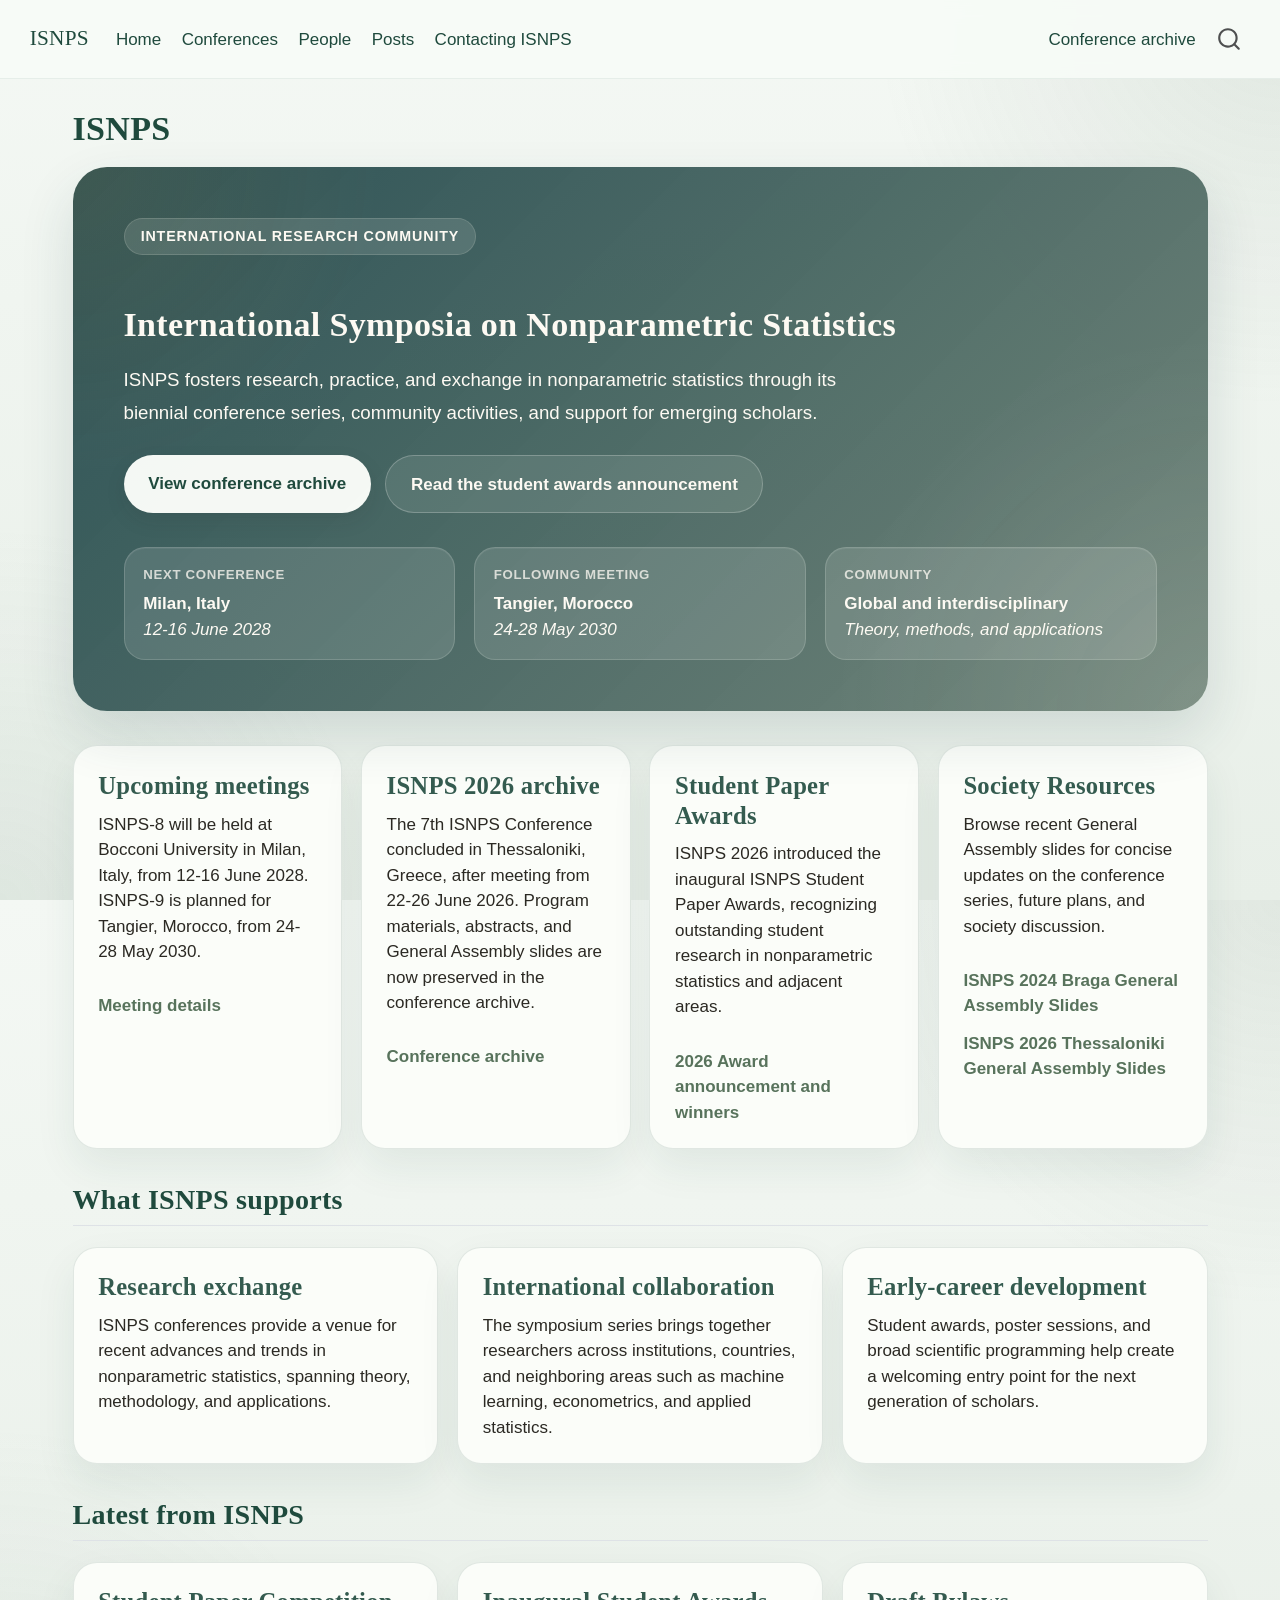
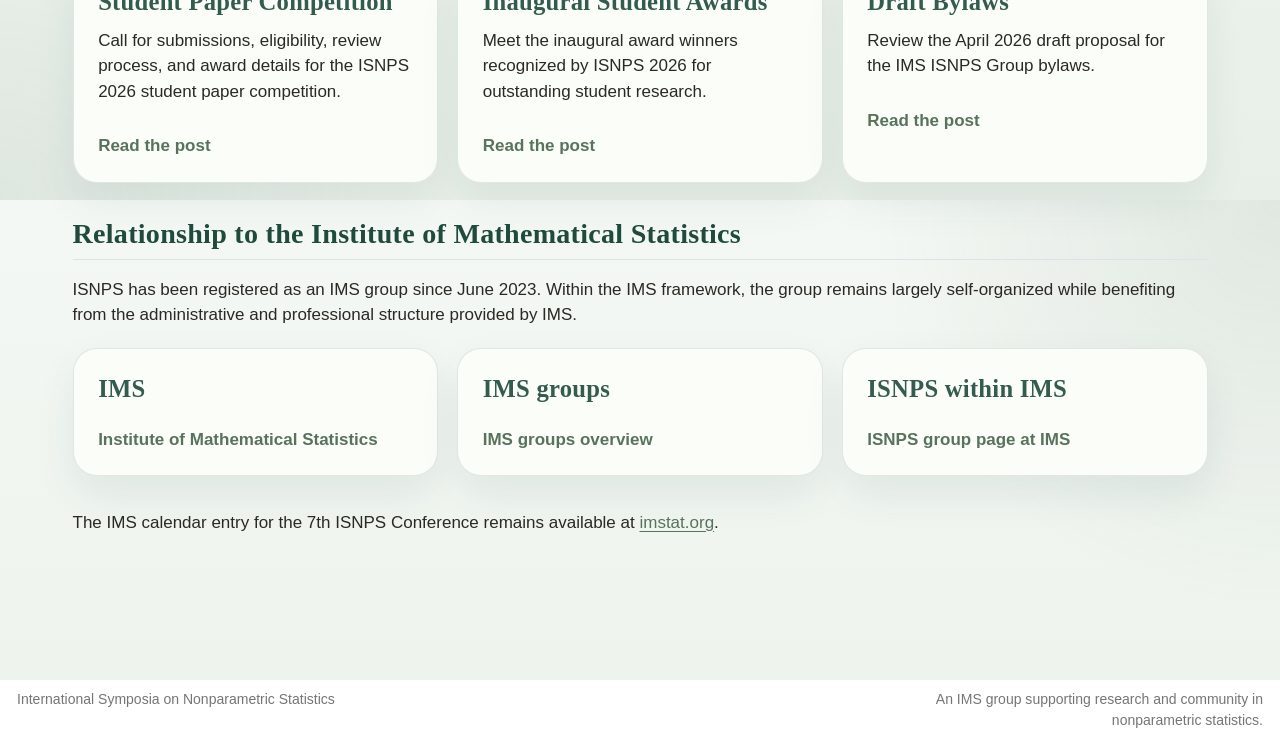
<file: docs/index.html>
<!DOCTYPE html>
<html xmlns="http://www.w3.org/1999/xhtml" lang="en" xml:lang="en"><head>

<meta charset="utf-8">
<meta name="generator" content="quarto-1.9.37">

<meta name="viewport" content="width=device-width, initial-scale=1.0, user-scalable=yes">


<title>ISNPS</title>
<style>
/* Default styles provided by pandoc.
** See https://pandoc.org/MANUAL.html#variables-for-html for config info.
*/
code{white-space: pre-wrap;}
span.smallcaps{font-variant: small-caps;}
div.columns{display: flex; gap: min(4vw, 1.5em);}
div.column{flex: auto; overflow-x: auto;}
div.hanging-indent{margin-left: 1.5em; text-indent: -1.5em;}
ul.task-list{list-style: none;}
ul.task-list li input[type="checkbox"] {
  width: 0.8em;
  margin: 0 0.8em 0.2em -1em; /* quarto-specific, see https://github.com/quarto-dev/quarto-cli/issues/4556 */ 
  vertical-align: middle;
}
</style>


<script src="site_libs/quarto-nav/quarto-nav.js"></script>
<script src="site_libs/quarto-nav/headroom.min.js"></script>
<script src="site_libs/clipboard/clipboard.min.js"></script>
<script src="site_libs/quarto-search/autocomplete.umd.js"></script>
<script src="site_libs/quarto-search/fuse.min.js"></script>
<script src="site_libs/quarto-search/quarto-search.js"></script>
<meta name="quarto:offset" content="./">
<script src="site_libs/quarto-html/quarto.js" type="module"></script>
<script src="site_libs/quarto-html/tabsets/tabsets.js" type="module"></script>
<script src="site_libs/quarto-html/popper.min.js"></script>
<script src="site_libs/quarto-html/tippy.umd.min.js"></script>
<script src="site_libs/quarto-html/anchor.min.js"></script>
<link href="site_libs/quarto-html/tippy.css" rel="stylesheet">
<link href="site_libs/quarto-html/quarto-syntax-highlighting-7f8f88aac4f3542376d5c11b86a4c14d.css" rel="stylesheet" id="quarto-text-highlighting-styles">
<script src="site_libs/bootstrap/bootstrap.min.js"></script>
<link href="site_libs/bootstrap/bootstrap-icons.css" rel="stylesheet">
<link href="site_libs/bootstrap/bootstrap-99ae303eae55bd17ed04acc4dcb98adc.min.css" rel="stylesheet" append-hash="true" id="quarto-bootstrap" data-mode="light">
<script id="quarto-search-options" type="application/json">{
  "location": "navbar",
  "copy-button": false,
  "collapse-after": 3,
  "panel-placement": "end",
  "type": "overlay",
  "limit": 50,
  "keyboard-shortcut": [
    "f",
    "/",
    "s"
  ],
  "show-item-context": false,
  "language": {
    "search-no-results-text": "No results",
    "search-matching-documents-text": "matching documents",
    "search-copy-link-title": "Copy link to search",
    "search-hide-matches-text": "Hide additional matches",
    "search-more-match-text": "more match in this document",
    "search-more-matches-text": "more matches in this document",
    "search-clear-button-title": "Clear",
    "search-text-placeholder": "",
    "search-detached-cancel-button-title": "Cancel",
    "search-submit-button-title": "Submit",
    "search-label": "Search"
  }
}</script>
<style>html{ scroll-behavior: smooth; }</style>


<link rel="stylesheet" href="styles.css">
</head>

<body class="nav-fixed quarto-light">

<div id="quarto-search-results"></div>
  <header id="quarto-header" class="headroom fixed-top">
    <nav class="navbar navbar-expand-lg " data-bs-theme="dark">
      <div class="navbar-container container-fluid">
      <div class="navbar-brand-container mx-auto">
    <a class="navbar-brand" href="./index.html">
    <span class="navbar-title">ISNPS</span>
    </a>
  </div>
            <div id="quarto-search" class="" title="Search"></div>
          <button class="navbar-toggler" type="button" data-bs-toggle="collapse" data-bs-target="#navbarCollapse" aria-controls="navbarCollapse" role="menu" aria-expanded="false" aria-label="Toggle navigation" onclick="if (window.quartoToggleHeadroom) { window.quartoToggleHeadroom(); }">
  <span class="navbar-toggler-icon"></span>
</button>
          <div class="collapse navbar-collapse" id="navbarCollapse">
            <ul class="navbar-nav navbar-nav-scroll me-auto">
  <li class="nav-item">
    <a class="nav-link active" href="./index.html" aria-current="page"> 
<span class="menu-text">Home</span></a>
  </li>  
  <li class="nav-item">
    <a class="nav-link" href="./conferences.html">
<span class="menu-text">Conferences</span></a>
  </li>  
  <li class="nav-item">
    <a class="nav-link" href="./people.html">
<span class="menu-text">People</span></a>
  </li>  
  <li class="nav-item">
    <a class="nav-link" href="./posts.html">
<span class="menu-text">Posts</span></a>
  </li>  
  <li class="nav-item">
    <a class="nav-link" href="./contact.html">
<span class="menu-text">Contacting ISNPS</span></a>
  </li>  
</ul>
            <ul class="navbar-nav navbar-nav-scroll ms-auto">
  <li class="nav-item">
    <a class="nav-link" href="./conferences.html">
<span class="menu-text">Conference archive</span></a>
  </li>  
</ul>
          </div> <!-- /navcollapse -->
            <div class="quarto-navbar-tools">
</div>
      </div> <!-- /container-fluid -->
    </nav>
</header>
<!-- content -->
<div id="quarto-content" class="quarto-container page-columns page-rows-contents page-layout-full page-navbar">
<!-- sidebar -->
<!-- margin-sidebar -->
    
<!-- main -->
<main class="content column-page" id="quarto-document-content">

<header id="title-block-header" class="quarto-title-block default">
<div class="quarto-title">
<h1 class="title">ISNPS</h1>
</div>



<div class="quarto-title-meta column-page">

    
  
    
  </div>
  


</header>


<div class="home-hero">
<div class="hero-kicker">
International research community
</div>
<h1>
International Symposia on Nonparametric Statistics
</h1>
<p class="hero-lead">
ISNPS fosters research, practice, and exchange in nonparametric statistics through its biennial conference series, community activities, and support for emerging scholars.
</p>
<div class="hero-actions">
<p><a class="button button-primary" href="conferences.html">View conference archive</a> <a class="button button-secondary" href="posts/2026-04-21-inaugural-isnps-student-paper-awards/index.html">Read the student awards announcement</a></p>
</div>
<div class="hero-facts">
<div class="hero-fact">
<p><span class="hero-label">Next conference</span></p>
<p><strong>Milan, Italy</strong></p>
<p><em>12-16 June 2028</em></p>
</div>
<div class="hero-fact">
<p><span class="hero-label">Following meeting</span></p>
<p><strong>Tangier, Morocco</strong></p>
<p><em>24-28 May 2030</em></p>
</div>
<div class="hero-fact">
<p><span class="hero-label">Community</span></p>
<p><strong>Global and interdisciplinary</strong></p>
<p><em>Theory, methods, and applications</em></p>
</div>
</div>
</div>
<div class="feature-grid">
<section id="upcoming-meetings" class="level3 feature-card">
<h3 class="anchored" data-anchor-id="upcoming-meetings">Upcoming meetings</h3>
<p>ISNPS-8 will be held at Bocconi University in Milan, Italy, from 12-16 June 2028. ISNPS-9 is planned for Tangier, Morocco, from 24-28 May 2030.</p>
<p><a href="conferences.html#upcoming-meetings" class="card-link">Meeting details</a></p>
</section>
<section id="isnps-2026-archive" class="level3 feature-card">
<h3 class="anchored" data-anchor-id="isnps-2026-archive">ISNPS 2026 archive</h3>
<p>The 7th ISNPS Conference concluded in Thessaloniki, Greece, after meeting from 22-26 June 2026. Program materials, abstracts, and General Assembly slides are now preserved in the conference archive.</p>
<p><a href="conferences.html#conference-archive" class="card-link">Conference archive</a></p>
</section>
<section id="student-paper-awards" class="level3 feature-card">
<h3 class="anchored" data-anchor-id="student-paper-awards">Student Paper Awards</h3>
<p>ISNPS 2026 introduced the inaugural ISNPS Student Paper Awards, recognizing outstanding student research in nonparametric statistics and adjacent areas.</p>
<p><a href="posts/2026-04-21-inaugural-isnps-student-paper-awards/index.html" class="card-link">2026 Award announcement and winners</a></p>
</section>
<section id="society-resources" class="level3 feature-card">
<h3 class="anchored" data-anchor-id="society-resources">Society Resources</h3>
<p>Browse recent General Assembly slides for concise updates on the conference series, future plans, and society discussion.</p>
<p><a href="programs/braga_ga_2024.pdf" class="card-link">ISNPS 2024 Braga General Assembly Slides</a><br>
<a href="programs/thessaloniki_ga_2026.pdf" class="card-link">ISNPS 2026 Thessaloniki General Assembly Slides</a></p>
</section>
</div>
<section id="what-isnps-supports" class="level2">
<h2 class="anchored" data-anchor-id="what-isnps-supports">What ISNPS supports</h2>
<div class="feature-grid">
<section id="research-exchange" class="level3 feature-card">
<h3 class="anchored" data-anchor-id="research-exchange">Research exchange</h3>
<p>ISNPS conferences provide a venue for recent advances and trends in nonparametric statistics, spanning theory, methodology, and applications.</p>
</section>
<section id="international-collaboration" class="level3 feature-card">
<h3 class="anchored" data-anchor-id="international-collaboration">International collaboration</h3>
<p>The symposium series brings together researchers across institutions, countries, and neighboring areas such as machine learning, econometrics, and applied statistics.</p>
</section>
<section id="early-career-development" class="level3 feature-card">
<h3 class="anchored" data-anchor-id="early-career-development">Early-career development</h3>
<p>Student awards, poster sessions, and broad scientific programming help create a welcoming entry point for the next generation of scholars.</p>
</section>
</div>
</section>
<section id="latest-from-isnps" class="level2">
<h2 class="anchored" data-anchor-id="latest-from-isnps">Latest from ISNPS</h2>
<div class="feature-grid">
<section id="student-paper-competition" class="level3 feature-card">
<h3 class="anchored" data-anchor-id="student-paper-competition">Student Paper Competition</h3>
<p>Call for submissions, eligibility, review process, and award details for the ISNPS 2026 student paper competition.</p>
<p><a href="posts/2025-11-12-ISNPS-2026-competition/index.html" class="card-link">Read the post</a></p>
</section>
<section id="inaugural-student-awards" class="level3 feature-card">
<h3 class="anchored" data-anchor-id="inaugural-student-awards">Inaugural Student Awards</h3>
<p>Meet the inaugural award winners recognized by ISNPS 2026 for outstanding student research.</p>
<p><a href="posts/2026-04-21-inaugural-isnps-student-paper-awards/index.html" class="card-link">Read the post</a></p>
</section>
<section id="draft-bylaws" class="level3 feature-card">
<h3 class="anchored" data-anchor-id="draft-bylaws">Draft Bylaws</h3>
<p>Review the April 2026 draft proposal for the IMS ISNPS Group bylaws.</p>
<p><a href="posts/2026-04-21-isnps-draft-bylaws/index.html" class="card-link">Read the post</a></p>
</section>
</div>
</section>
<section id="relationship-to-the-institute-of-mathematical-statistics" class="level2">
<h2 class="anchored" data-anchor-id="relationship-to-the-institute-of-mathematical-statistics">Relationship to the Institute of Mathematical Statistics</h2>
<p>ISNPS has been registered as an IMS group since June 2023. Within the IMS framework, the group remains largely self-organized while benefiting from the administrative and professional structure provided by IMS.</p>
<div class="feature-grid">
<section id="ims" class="level3 feature-card">
<h3 class="anchored" data-anchor-id="ims">IMS</h3>
<p><a href="https://imstat.org/" class="card-link">Institute of Mathematical Statistics</a></p>
</section>
<section id="ims-groups" class="level3 feature-card">
<h3 class="anchored" data-anchor-id="ims-groups">IMS groups</h3>
<p><a href="https://imstat.org/ims-groups/" class="card-link">IMS groups overview</a></p>
</section>
<section id="isnps-within-ims" class="level3 feature-card">
<h3 class="anchored" data-anchor-id="isnps-within-ims">ISNPS within IMS</h3>
<p><a href="https://imstat.org/ims-groups/international-symposia-on-nonparametric-statistics-isnps/" class="card-link">ISNPS group page at IMS</a></p>
</section>
</div>
<p>The IMS calendar entry for the 7th ISNPS Conference remains available at <a href="https://imstat.org/meetings-calendar/international-symposium-on-nonparametric-statistics-isnps-2026/">imstat.org</a>.</p>


</section>

</main> <!-- /main -->
<script id="quarto-html-after-body" type="application/javascript">
  window.document.addEventListener("DOMContentLoaded", function (event) {
    const icon = "";
    const anchorJS = new window.AnchorJS();
    anchorJS.options = {
      placement: 'right',
      icon: icon
    };
    anchorJS.add('.anchored');
    const isCodeAnnotation = (el) => {
      for (const clz of el.classList) {
        if (clz.startsWith('code-annotation-')) {                     
          return true;
        }
      }
      return false;
    }
    const onCopySuccess = function(e) {
      // button target
      const button = e.trigger;
      // don't keep focus
      button.blur();
      // flash "checked"
      button.classList.add('code-copy-button-checked');
      var currentTitle = button.getAttribute("title");
      button.setAttribute("title", "Copied!");
      let tooltip;
      if (window.bootstrap) {
        button.setAttribute("data-bs-toggle", "tooltip");
        button.setAttribute("data-bs-placement", "left");
        button.setAttribute("data-bs-title", "Copied!");
        tooltip = new bootstrap.Tooltip(button, 
          { trigger: "manual", 
            customClass: "code-copy-button-tooltip",
            offset: [0, -8]});
        tooltip.show();    
      }
      setTimeout(function() {
        if (tooltip) {
          tooltip.hide();
          button.removeAttribute("data-bs-title");
          button.removeAttribute("data-bs-toggle");
          button.removeAttribute("data-bs-placement");
        }
        button.setAttribute("title", currentTitle);
        button.classList.remove('code-copy-button-checked');
      }, 1000);
      // clear code selection
      e.clearSelection();
    }
    const getTextToCopy = function(trigger) {
      const outerScaffold = trigger.parentElement.cloneNode(true);
      const codeEl = outerScaffold.querySelector('code');
      for (const childEl of codeEl.children) {
        if (isCodeAnnotation(childEl)) {
          childEl.remove();
        }
      }
      return codeEl.innerText;
    }
    const clipboard = new window.ClipboardJS('.code-copy-button:not([data-in-quarto-modal])', {
      text: getTextToCopy
    });
    clipboard.on('success', onCopySuccess);
    if (window.document.getElementById('quarto-embedded-source-code-modal')) {
      const clipboardModal = new window.ClipboardJS('.code-copy-button[data-in-quarto-modal]', {
        text: getTextToCopy,
        container: window.document.getElementById('quarto-embedded-source-code-modal')
      });
      clipboardModal.on('success', onCopySuccess);
    }
      var localhostRegex = new RegExp(/^(?:http|https):\/\/localhost\:?[0-9]*\//);
      var mailtoRegex = new RegExp(/^mailto:/);
        var filterRegex = new RegExp('/' + window.location.host + '/');
      var isInternal = (href) => {
          return filterRegex.test(href) || localhostRegex.test(href) || mailtoRegex.test(href);
      }
      // Inspect non-navigation links and adorn them if external
     var links = window.document.querySelectorAll('a[href]:not(.nav-link):not(.navbar-brand):not(.toc-action):not(.sidebar-link):not(.sidebar-item-toggle):not(.pagination-link):not(.no-external):not([aria-hidden]):not(.dropdown-item):not(.quarto-navigation-tool):not(.about-link)');
      for (var i=0; i<links.length; i++) {
        const link = links[i];
        if (!isInternal(link.href)) {
          // undo the damage that might have been done by quarto-nav.js in the case of
          // links that we want to consider external
          if (link.dataset.originalHref !== undefined) {
            link.href = link.dataset.originalHref;
          }
        }
      }
    function tippyHover(el, contentFn, onTriggerFn, onUntriggerFn) {
      const config = {
        allowHTML: true,
        maxWidth: 500,
        delay: 100,
        arrow: false,
        appendTo: function(el) {
            return el.parentElement;
        },
        interactive: true,
        interactiveBorder: 10,
        theme: 'quarto',
        placement: 'bottom-start',
      };
      if (contentFn) {
        config.content = contentFn;
      }
      if (onTriggerFn) {
        config.onTrigger = onTriggerFn;
      }
      if (onUntriggerFn) {
        config.onUntrigger = onUntriggerFn;
      }
      window.tippy(el, config); 
    }
    const noterefs = window.document.querySelectorAll('a[role="doc-noteref"]');
    for (var i=0; i<noterefs.length; i++) {
      const ref = noterefs[i];
      tippyHover(ref, function() {
        // use id or data attribute instead here
        let href = ref.getAttribute('data-footnote-href') || ref.getAttribute('href');
        try { href = new URL(href).hash; } catch {}
        const id = href.replace(/^#\/?/, "");
        const note = window.document.getElementById(id);
        if (note) {
          return note.innerHTML;
        } else {
          return "";
        }
      });
    }
    const xrefs = window.document.querySelectorAll('a.quarto-xref');
    const processXRef = (id, note) => {
      // Strip column container classes
      const stripColumnClz = (el) => {
        el.classList.remove("page-full", "page-columns");
        if (el.children) {
          for (const child of el.children) {
            stripColumnClz(child);
          }
        }
      }
      stripColumnClz(note)
      if (id === null || id.startsWith('sec-')) {
        // Special case sections, only their first couple elements
        const container = document.createElement("div");
        if (note.children && note.children.length > 2) {
          container.appendChild(note.children[0].cloneNode(true));
          for (let i = 1; i < note.children.length; i++) {
            const child = note.children[i];
            if (child.tagName === "P" && child.innerText === "") {
              continue;
            } else {
              container.appendChild(child.cloneNode(true));
              break;
            }
          }
          if (window.Quarto?.typesetMath) {
            window.Quarto.typesetMath(container);
          }
          return container.innerHTML
        } else {
          if (window.Quarto?.typesetMath) {
            window.Quarto.typesetMath(note);
          }
          return note.innerHTML;
        }
      } else {
        // Remove any anchor links if they are present
        const anchorLink = note.querySelector('a.anchorjs-link');
        if (anchorLink) {
          anchorLink.remove();
        }
        if (window.Quarto?.typesetMath) {
          window.Quarto.typesetMath(note);
        }
        if (note.classList.contains("callout")) {
          return note.outerHTML;
        } else {
          return note.innerHTML;
        }
      }
    }
    for (var i=0; i<xrefs.length; i++) {
      const xref = xrefs[i];
      tippyHover(xref, undefined, function(instance) {
        instance.disable();
        let url = xref.getAttribute('href');
        let hash = undefined; 
        if (url.startsWith('#')) {
          hash = url;
        } else {
          try { hash = new URL(url).hash; } catch {}
        }
        if (hash) {
          const id = hash.replace(/^#\/?/, "");
          const note = window.document.getElementById(id);
          if (note !== null) {
            try {
              const html = processXRef(id, note.cloneNode(true));
              instance.setContent(html);
            } finally {
              instance.enable();
              instance.show();
            }
          } else {
            // See if we can fetch this
            fetch(url.split('#')[0])
            .then(res => res.text())
            .then(html => {
              const parser = new DOMParser();
              const htmlDoc = parser.parseFromString(html, "text/html");
              const note = htmlDoc.getElementById(id);
              if (note !== null) {
                const html = processXRef(id, note);
                instance.setContent(html);
              } 
            }).finally(() => {
              instance.enable();
              instance.show();
            });
          }
        } else {
          // See if we can fetch a full url (with no hash to target)
          // This is a special case and we should probably do some content thinning / targeting
          fetch(url)
          .then(res => res.text())
          .then(html => {
            const parser = new DOMParser();
            const htmlDoc = parser.parseFromString(html, "text/html");
            const note = htmlDoc.querySelector('main.content');
            if (note !== null) {
              // This should only happen for chapter cross references
              // (since there is no id in the URL)
              // remove the first header
              if (note.children.length > 0 && note.children[0].tagName === "HEADER") {
                note.children[0].remove();
              }
              const html = processXRef(null, note);
              instance.setContent(html);
            } 
          }).finally(() => {
            instance.enable();
            instance.show();
          });
        }
      }, function(instance) {
      });
    }
        let selectedAnnoteEl;
        const selectorForAnnotation = ( cell, annotation) => {
          let cellAttr = 'data-code-cell="' + cell + '"';
          let lineAttr = 'data-code-annotation="' +  annotation + '"';
          const selector = 'span[' + cellAttr + '][' + lineAttr + ']';
          return selector;
        }
        const selectCodeLines = (annoteEl) => {
          const doc = window.document;
          const targetCell = annoteEl.getAttribute("data-target-cell");
          const targetAnnotation = annoteEl.getAttribute("data-target-annotation");
          const annoteSpan = window.document.querySelector(selectorForAnnotation(targetCell, targetAnnotation));
          const lines = annoteSpan.getAttribute("data-code-lines").split(",");
          const lineIds = lines.map((line) => {
            return targetCell + "-" + line;
          })
          let top = null;
          let height = null;
          let parent = null;
          if (lineIds.length > 0) {
              //compute the position of the single el (top and bottom and make a div)
              const el = window.document.getElementById(lineIds[0]);
              top = el.offsetTop;
              height = el.offsetHeight;
              parent = el.parentElement.parentElement;
            if (lineIds.length > 1) {
              const lastEl = window.document.getElementById(lineIds[lineIds.length - 1]);
              const bottom = lastEl.offsetTop + lastEl.offsetHeight;
              height = bottom - top;
            }
            if (top !== null && height !== null && parent !== null) {
              // cook up a div (if necessary) and position it 
              let div = window.document.getElementById("code-annotation-line-highlight");
              if (div === null) {
                div = window.document.createElement("div");
                div.setAttribute("id", "code-annotation-line-highlight");
                div.style.position = 'absolute';
                parent.appendChild(div);
              }
              div.style.top = top - 2 + "px";
              div.style.height = height + 4 + "px";
              div.style.left = 0;
              let gutterDiv = window.document.getElementById("code-annotation-line-highlight-gutter");
              if (gutterDiv === null) {
                gutterDiv = window.document.createElement("div");
                gutterDiv.setAttribute("id", "code-annotation-line-highlight-gutter");
                gutterDiv.style.position = 'absolute';
                const codeCell = window.document.getElementById(targetCell);
                const gutter = codeCell.querySelector('.code-annotation-gutter');
                gutter.appendChild(gutterDiv);
              }
              gutterDiv.style.top = top - 2 + "px";
              gutterDiv.style.height = height + 4 + "px";
            }
            selectedAnnoteEl = annoteEl;
          }
        };
        const unselectCodeLines = () => {
          const elementsIds = ["code-annotation-line-highlight", "code-annotation-line-highlight-gutter"];
          elementsIds.forEach((elId) => {
            const div = window.document.getElementById(elId);
            if (div) {
              div.remove();
            }
          });
          selectedAnnoteEl = undefined;
        };
          // Handle positioning of the toggle
      window.addEventListener(
        "resize",
        throttle(() => {
          elRect = undefined;
          if (selectedAnnoteEl) {
            selectCodeLines(selectedAnnoteEl);
          }
        }, 10)
      );
      function throttle(fn, ms) {
      let throttle = false;
      let timer;
        return (...args) => {
          if(!throttle) { // first call gets through
              fn.apply(this, args);
              throttle = true;
          } else { // all the others get throttled
              if(timer) clearTimeout(timer); // cancel #2
              timer = setTimeout(() => {
                fn.apply(this, args);
                timer = throttle = false;
              }, ms);
          }
        };
      }
        // Attach click handler to the DT
        const annoteDls = window.document.querySelectorAll('dt[data-target-cell]');
        for (const annoteDlNode of annoteDls) {
          annoteDlNode.addEventListener('click', (event) => {
            const clickedEl = event.target;
            if (clickedEl !== selectedAnnoteEl) {
              unselectCodeLines();
              const activeEl = window.document.querySelector('dt[data-target-cell].code-annotation-active');
              if (activeEl) {
                activeEl.classList.remove('code-annotation-active');
              }
              selectCodeLines(clickedEl);
              clickedEl.classList.add('code-annotation-active');
            } else {
              // Unselect the line
              unselectCodeLines();
              clickedEl.classList.remove('code-annotation-active');
            }
          });
        }
    const findCites = (el) => {
      const parentEl = el.parentElement;
      if (parentEl) {
        const cites = parentEl.dataset.cites;
        if (cites) {
          return {
            el,
            cites: cites.split(' ')
          };
        } else {
          return findCites(el.parentElement)
        }
      } else {
        return undefined;
      }
    };
    var bibliorefs = window.document.querySelectorAll('a[role="doc-biblioref"]');
    for (var i=0; i<bibliorefs.length; i++) {
      const ref = bibliorefs[i];
      const citeInfo = findCites(ref);
      if (citeInfo) {
        tippyHover(citeInfo.el, function() {
          var popup = window.document.createElement('div');
          citeInfo.cites.forEach(function(cite) {
            var citeDiv = window.document.createElement('div');
            citeDiv.classList.add('hanging-indent');
            citeDiv.classList.add('csl-entry');
            var biblioDiv = window.document.getElementById('ref-' + cite);
            if (biblioDiv) {
              citeDiv.innerHTML = biblioDiv.innerHTML;
            }
            popup.appendChild(citeDiv);
          });
          return popup.innerHTML;
        });
      }
    }
  });
  </script>
</div> <!-- /content -->
<footer class="footer">
  <div class="nav-footer">
    <div class="nav-footer-left">
<p>International Symposia on Nonparametric Statistics</p>
</div>   
    <div class="nav-footer-center">
      &nbsp;
    </div>
    <div class="nav-footer-right">
<p>An IMS group supporting research and community in nonparametric statistics.</p>
</div>
  </div>
</footer>




<script src="site_libs/quarto-html/zenscroll-min.js"></script>
</body></html>
</file>
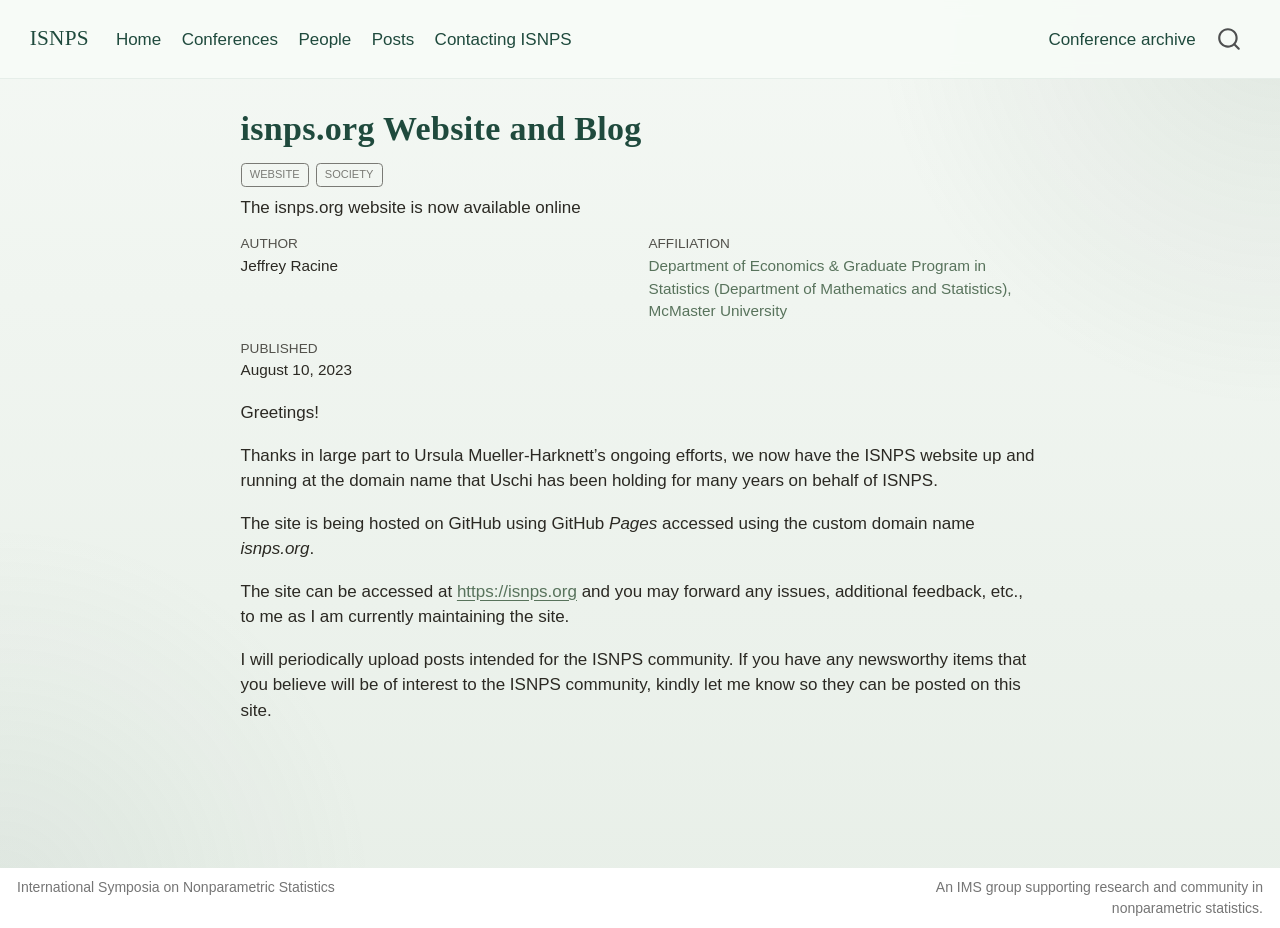
<file: docs/posts/2023-08-10-website-online/index.html>
<!DOCTYPE html>
<html xmlns="http://www.w3.org/1999/xhtml" lang="en" xml:lang="en"><head>

<meta charset="utf-8">
<meta name="generator" content="quarto-1.9.37">

<meta name="viewport" content="width=device-width, initial-scale=1.0, user-scalable=yes">

<meta name="author" content="Jeffrey Racine">
<meta name="dcterms.date" content="2023-08-10">
<meta name="description" content="The isnps.org website is now available online">

<title>isnps.org Website and Blog – ISNPS</title>
<style>
/* Default styles provided by pandoc.
** See https://pandoc.org/MANUAL.html#variables-for-html for config info.
*/
code{white-space: pre-wrap;}
span.smallcaps{font-variant: small-caps;}
div.columns{display: flex; gap: min(4vw, 1.5em);}
div.column{flex: auto; overflow-x: auto;}
div.hanging-indent{margin-left: 1.5em; text-indent: -1.5em;}
ul.task-list{list-style: none;}
ul.task-list li input[type="checkbox"] {
  width: 0.8em;
  margin: 0 0.8em 0.2em -1em; /* quarto-specific, see https://github.com/quarto-dev/quarto-cli/issues/4556 */ 
  vertical-align: middle;
}
</style>


<script src="../../site_libs/quarto-nav/quarto-nav.js"></script>
<script src="../../site_libs/quarto-nav/headroom.min.js"></script>
<script src="../../site_libs/clipboard/clipboard.min.js"></script>
<script src="../../site_libs/quarto-search/autocomplete.umd.js"></script>
<script src="../../site_libs/quarto-search/fuse.min.js"></script>
<script src="../../site_libs/quarto-search/quarto-search.js"></script>
<meta name="quarto:offset" content="../../">
<script src="../../site_libs/quarto-html/quarto.js" type="module"></script>
<script src="../../site_libs/quarto-html/tabsets/tabsets.js" type="module"></script>
<script src="../../site_libs/quarto-html/popper.min.js"></script>
<script src="../../site_libs/quarto-html/tippy.umd.min.js"></script>
<script src="../../site_libs/quarto-html/anchor.min.js"></script>
<link href="../../site_libs/quarto-html/tippy.css" rel="stylesheet">
<link href="../../site_libs/quarto-html/quarto-syntax-highlighting-7f8f88aac4f3542376d5c11b86a4c14d.css" rel="stylesheet" id="quarto-text-highlighting-styles">
<script src="../../site_libs/bootstrap/bootstrap.min.js"></script>
<link href="../../site_libs/bootstrap/bootstrap-icons.css" rel="stylesheet">
<link href="../../site_libs/bootstrap/bootstrap-99ae303eae55bd17ed04acc4dcb98adc.min.css" rel="stylesheet" append-hash="true" id="quarto-bootstrap" data-mode="light">
<script id="quarto-search-options" type="application/json">{
  "location": "navbar",
  "copy-button": false,
  "collapse-after": 3,
  "panel-placement": "end",
  "type": "overlay",
  "limit": 50,
  "keyboard-shortcut": [
    "f",
    "/",
    "s"
  ],
  "show-item-context": false,
  "language": {
    "search-no-results-text": "No results",
    "search-matching-documents-text": "matching documents",
    "search-copy-link-title": "Copy link to search",
    "search-hide-matches-text": "Hide additional matches",
    "search-more-match-text": "more match in this document",
    "search-more-matches-text": "more matches in this document",
    "search-clear-button-title": "Clear",
    "search-text-placeholder": "",
    "search-detached-cancel-button-title": "Cancel",
    "search-submit-button-title": "Submit",
    "search-label": "Search"
  }
}</script>
<style>html{ scroll-behavior: smooth; }</style>


<link rel="stylesheet" href="../../styles.css">
</head>

<body class="nav-fixed fullcontent quarto-light">

<div id="quarto-search-results"></div>
  <header id="quarto-header" class="headroom fixed-top">
    <nav class="navbar navbar-expand-lg " data-bs-theme="dark">
      <div class="navbar-container container-fluid">
      <div class="navbar-brand-container mx-auto">
    <a class="navbar-brand" href="../../index.html">
    <span class="navbar-title">ISNPS</span>
    </a>
  </div>
            <div id="quarto-search" class="" title="Search"></div>
          <button class="navbar-toggler" type="button" data-bs-toggle="collapse" data-bs-target="#navbarCollapse" aria-controls="navbarCollapse" role="menu" aria-expanded="false" aria-label="Toggle navigation" onclick="if (window.quartoToggleHeadroom) { window.quartoToggleHeadroom(); }">
  <span class="navbar-toggler-icon"></span>
</button>
          <div class="collapse navbar-collapse" id="navbarCollapse">
            <ul class="navbar-nav navbar-nav-scroll me-auto">
  <li class="nav-item">
    <a class="nav-link" href="../../index.html">
<span class="menu-text">Home</span></a>
  </li>  
  <li class="nav-item">
    <a class="nav-link" href="../../conferences.html">
<span class="menu-text">Conferences</span></a>
  </li>  
  <li class="nav-item">
    <a class="nav-link" href="../../people.html">
<span class="menu-text">People</span></a>
  </li>  
  <li class="nav-item">
    <a class="nav-link" href="../../posts.html">
<span class="menu-text">Posts</span></a>
  </li>  
  <li class="nav-item">
    <a class="nav-link" href="../../contact.html">
<span class="menu-text">Contacting ISNPS</span></a>
  </li>  
</ul>
            <ul class="navbar-nav navbar-nav-scroll ms-auto">
  <li class="nav-item">
    <a class="nav-link" href="../../conferences.html">
<span class="menu-text">Conference archive</span></a>
  </li>  
</ul>
          </div> <!-- /navcollapse -->
            <div class="quarto-navbar-tools">
</div>
      </div> <!-- /container-fluid -->
    </nav>
</header>
<!-- content -->
<div id="quarto-content" class="quarto-container page-columns page-rows-contents page-layout-article page-navbar">
<!-- sidebar -->
<!-- margin-sidebar -->
    
<!-- main -->
<main class="content" id="quarto-document-content">

<header id="title-block-header" class="quarto-title-block default">
<div class="quarto-title">
<h1 class="title">isnps.org Website and Blog</h1>
  <div class="quarto-categories">
    <div class="quarto-category">Website</div>
    <div class="quarto-category">Society</div>
  </div>
  </div>

<div>
  <div class="description">
    The isnps.org website is now available online
  </div>
</div>

<div class="quarto-title-meta-author">
  <div class="quarto-title-meta-heading">Author</div>
  <div class="quarto-title-meta-heading">Affiliation</div>
  
    <div class="quarto-title-meta-contents">
    <p class="author">Jeffrey Racine </p>
  </div>
  <div class="quarto-title-meta-contents">
        <p class="affiliation">
            <a href="https://experts.mcmaster.ca/people/racinej">
            Department of Economics &amp; Graduate Program in Statistics (Department of Mathematics and Statistics), McMaster University
            </a>
          </p>
      </div>
  </div>

<div class="quarto-title-meta">

      
    <div>
    <div class="quarto-title-meta-heading">Published</div>
    <div class="quarto-title-meta-contents">
      <p class="date">August 10, 2023</p>
    </div>
  </div>
  
    
  </div>
  


</header>


<p>Greetings!</p>
<p>Thanks in large part to Ursula Mueller-Harknett’s ongoing efforts, we now have the ISNPS website up and running at the domain name that Uschi has been holding for many years on behalf of ISNPS.</p>
<p>The site is being hosted on GitHub using GitHub <em>Pages</em> accessed using the custom domain name <em>isnps.org</em>.</p>
<p>The site can be accessed at <a href="https://isnps.org" class="uri">https://isnps.org</a> and you may forward any issues, additional feedback, etc., to me as I am currently maintaining the site.</p>
<p>I will periodically upload posts intended for the ISNPS community. If you have any newsworthy items that you believe will be of interest to the ISNPS community, kindly let me know so they can be posted on this site.</p>



</main> <!-- /main -->
<script id="quarto-html-after-body" type="application/javascript">
  window.document.addEventListener("DOMContentLoaded", function (event) {
    const icon = "";
    const anchorJS = new window.AnchorJS();
    anchorJS.options = {
      placement: 'right',
      icon: icon
    };
    anchorJS.add('.anchored');
    const isCodeAnnotation = (el) => {
      for (const clz of el.classList) {
        if (clz.startsWith('code-annotation-')) {                     
          return true;
        }
      }
      return false;
    }
    const onCopySuccess = function(e) {
      // button target
      const button = e.trigger;
      // don't keep focus
      button.blur();
      // flash "checked"
      button.classList.add('code-copy-button-checked');
      var currentTitle = button.getAttribute("title");
      button.setAttribute("title", "Copied!");
      let tooltip;
      if (window.bootstrap) {
        button.setAttribute("data-bs-toggle", "tooltip");
        button.setAttribute("data-bs-placement", "left");
        button.setAttribute("data-bs-title", "Copied!");
        tooltip = new bootstrap.Tooltip(button, 
          { trigger: "manual", 
            customClass: "code-copy-button-tooltip",
            offset: [0, -8]});
        tooltip.show();    
      }
      setTimeout(function() {
        if (tooltip) {
          tooltip.hide();
          button.removeAttribute("data-bs-title");
          button.removeAttribute("data-bs-toggle");
          button.removeAttribute("data-bs-placement");
        }
        button.setAttribute("title", currentTitle);
        button.classList.remove('code-copy-button-checked');
      }, 1000);
      // clear code selection
      e.clearSelection();
    }
    const getTextToCopy = function(trigger) {
      const outerScaffold = trigger.parentElement.cloneNode(true);
      const codeEl = outerScaffold.querySelector('code');
      for (const childEl of codeEl.children) {
        if (isCodeAnnotation(childEl)) {
          childEl.remove();
        }
      }
      return codeEl.innerText;
    }
    const clipboard = new window.ClipboardJS('.code-copy-button:not([data-in-quarto-modal])', {
      text: getTextToCopy
    });
    clipboard.on('success', onCopySuccess);
    if (window.document.getElementById('quarto-embedded-source-code-modal')) {
      const clipboardModal = new window.ClipboardJS('.code-copy-button[data-in-quarto-modal]', {
        text: getTextToCopy,
        container: window.document.getElementById('quarto-embedded-source-code-modal')
      });
      clipboardModal.on('success', onCopySuccess);
    }
      var localhostRegex = new RegExp(/^(?:http|https):\/\/localhost\:?[0-9]*\//);
      var mailtoRegex = new RegExp(/^mailto:/);
        var filterRegex = new RegExp('/' + window.location.host + '/');
      var isInternal = (href) => {
          return filterRegex.test(href) || localhostRegex.test(href) || mailtoRegex.test(href);
      }
      // Inspect non-navigation links and adorn them if external
     var links = window.document.querySelectorAll('a[href]:not(.nav-link):not(.navbar-brand):not(.toc-action):not(.sidebar-link):not(.sidebar-item-toggle):not(.pagination-link):not(.no-external):not([aria-hidden]):not(.dropdown-item):not(.quarto-navigation-tool):not(.about-link)');
      for (var i=0; i<links.length; i++) {
        const link = links[i];
        if (!isInternal(link.href)) {
          // undo the damage that might have been done by quarto-nav.js in the case of
          // links that we want to consider external
          if (link.dataset.originalHref !== undefined) {
            link.href = link.dataset.originalHref;
          }
        }
      }
    function tippyHover(el, contentFn, onTriggerFn, onUntriggerFn) {
      const config = {
        allowHTML: true,
        maxWidth: 500,
        delay: 100,
        arrow: false,
        appendTo: function(el) {
            return el.parentElement;
        },
        interactive: true,
        interactiveBorder: 10,
        theme: 'quarto',
        placement: 'bottom-start',
      };
      if (contentFn) {
        config.content = contentFn;
      }
      if (onTriggerFn) {
        config.onTrigger = onTriggerFn;
      }
      if (onUntriggerFn) {
        config.onUntrigger = onUntriggerFn;
      }
      window.tippy(el, config); 
    }
    const noterefs = window.document.querySelectorAll('a[role="doc-noteref"]');
    for (var i=0; i<noterefs.length; i++) {
      const ref = noterefs[i];
      tippyHover(ref, function() {
        // use id or data attribute instead here
        let href = ref.getAttribute('data-footnote-href') || ref.getAttribute('href');
        try { href = new URL(href).hash; } catch {}
        const id = href.replace(/^#\/?/, "");
        const note = window.document.getElementById(id);
        if (note) {
          return note.innerHTML;
        } else {
          return "";
        }
      });
    }
    const xrefs = window.document.querySelectorAll('a.quarto-xref');
    const processXRef = (id, note) => {
      // Strip column container classes
      const stripColumnClz = (el) => {
        el.classList.remove("page-full", "page-columns");
        if (el.children) {
          for (const child of el.children) {
            stripColumnClz(child);
          }
        }
      }
      stripColumnClz(note)
      if (id === null || id.startsWith('sec-')) {
        // Special case sections, only their first couple elements
        const container = document.createElement("div");
        if (note.children && note.children.length > 2) {
          container.appendChild(note.children[0].cloneNode(true));
          for (let i = 1; i < note.children.length; i++) {
            const child = note.children[i];
            if (child.tagName === "P" && child.innerText === "") {
              continue;
            } else {
              container.appendChild(child.cloneNode(true));
              break;
            }
          }
          if (window.Quarto?.typesetMath) {
            window.Quarto.typesetMath(container);
          }
          return container.innerHTML
        } else {
          if (window.Quarto?.typesetMath) {
            window.Quarto.typesetMath(note);
          }
          return note.innerHTML;
        }
      } else {
        // Remove any anchor links if they are present
        const anchorLink = note.querySelector('a.anchorjs-link');
        if (anchorLink) {
          anchorLink.remove();
        }
        if (window.Quarto?.typesetMath) {
          window.Quarto.typesetMath(note);
        }
        if (note.classList.contains("callout")) {
          return note.outerHTML;
        } else {
          return note.innerHTML;
        }
      }
    }
    for (var i=0; i<xrefs.length; i++) {
      const xref = xrefs[i];
      tippyHover(xref, undefined, function(instance) {
        instance.disable();
        let url = xref.getAttribute('href');
        let hash = undefined; 
        if (url.startsWith('#')) {
          hash = url;
        } else {
          try { hash = new URL(url).hash; } catch {}
        }
        if (hash) {
          const id = hash.replace(/^#\/?/, "");
          const note = window.document.getElementById(id);
          if (note !== null) {
            try {
              const html = processXRef(id, note.cloneNode(true));
              instance.setContent(html);
            } finally {
              instance.enable();
              instance.show();
            }
          } else {
            // See if we can fetch this
            fetch(url.split('#')[0])
            .then(res => res.text())
            .then(html => {
              const parser = new DOMParser();
              const htmlDoc = parser.parseFromString(html, "text/html");
              const note = htmlDoc.getElementById(id);
              if (note !== null) {
                const html = processXRef(id, note);
                instance.setContent(html);
              } 
            }).finally(() => {
              instance.enable();
              instance.show();
            });
          }
        } else {
          // See if we can fetch a full url (with no hash to target)
          // This is a special case and we should probably do some content thinning / targeting
          fetch(url)
          .then(res => res.text())
          .then(html => {
            const parser = new DOMParser();
            const htmlDoc = parser.parseFromString(html, "text/html");
            const note = htmlDoc.querySelector('main.content');
            if (note !== null) {
              // This should only happen for chapter cross references
              // (since there is no id in the URL)
              // remove the first header
              if (note.children.length > 0 && note.children[0].tagName === "HEADER") {
                note.children[0].remove();
              }
              const html = processXRef(null, note);
              instance.setContent(html);
            } 
          }).finally(() => {
            instance.enable();
            instance.show();
          });
        }
      }, function(instance) {
      });
    }
        let selectedAnnoteEl;
        const selectorForAnnotation = ( cell, annotation) => {
          let cellAttr = 'data-code-cell="' + cell + '"';
          let lineAttr = 'data-code-annotation="' +  annotation + '"';
          const selector = 'span[' + cellAttr + '][' + lineAttr + ']';
          return selector;
        }
        const selectCodeLines = (annoteEl) => {
          const doc = window.document;
          const targetCell = annoteEl.getAttribute("data-target-cell");
          const targetAnnotation = annoteEl.getAttribute("data-target-annotation");
          const annoteSpan = window.document.querySelector(selectorForAnnotation(targetCell, targetAnnotation));
          const lines = annoteSpan.getAttribute("data-code-lines").split(",");
          const lineIds = lines.map((line) => {
            return targetCell + "-" + line;
          })
          let top = null;
          let height = null;
          let parent = null;
          if (lineIds.length > 0) {
              //compute the position of the single el (top and bottom and make a div)
              const el = window.document.getElementById(lineIds[0]);
              top = el.offsetTop;
              height = el.offsetHeight;
              parent = el.parentElement.parentElement;
            if (lineIds.length > 1) {
              const lastEl = window.document.getElementById(lineIds[lineIds.length - 1]);
              const bottom = lastEl.offsetTop + lastEl.offsetHeight;
              height = bottom - top;
            }
            if (top !== null && height !== null && parent !== null) {
              // cook up a div (if necessary) and position it 
              let div = window.document.getElementById("code-annotation-line-highlight");
              if (div === null) {
                div = window.document.createElement("div");
                div.setAttribute("id", "code-annotation-line-highlight");
                div.style.position = 'absolute';
                parent.appendChild(div);
              }
              div.style.top = top - 2 + "px";
              div.style.height = height + 4 + "px";
              div.style.left = 0;
              let gutterDiv = window.document.getElementById("code-annotation-line-highlight-gutter");
              if (gutterDiv === null) {
                gutterDiv = window.document.createElement("div");
                gutterDiv.setAttribute("id", "code-annotation-line-highlight-gutter");
                gutterDiv.style.position = 'absolute';
                const codeCell = window.document.getElementById(targetCell);
                const gutter = codeCell.querySelector('.code-annotation-gutter');
                gutter.appendChild(gutterDiv);
              }
              gutterDiv.style.top = top - 2 + "px";
              gutterDiv.style.height = height + 4 + "px";
            }
            selectedAnnoteEl = annoteEl;
          }
        };
        const unselectCodeLines = () => {
          const elementsIds = ["code-annotation-line-highlight", "code-annotation-line-highlight-gutter"];
          elementsIds.forEach((elId) => {
            const div = window.document.getElementById(elId);
            if (div) {
              div.remove();
            }
          });
          selectedAnnoteEl = undefined;
        };
          // Handle positioning of the toggle
      window.addEventListener(
        "resize",
        throttle(() => {
          elRect = undefined;
          if (selectedAnnoteEl) {
            selectCodeLines(selectedAnnoteEl);
          }
        }, 10)
      );
      function throttle(fn, ms) {
      let throttle = false;
      let timer;
        return (...args) => {
          if(!throttle) { // first call gets through
              fn.apply(this, args);
              throttle = true;
          } else { // all the others get throttled
              if(timer) clearTimeout(timer); // cancel #2
              timer = setTimeout(() => {
                fn.apply(this, args);
                timer = throttle = false;
              }, ms);
          }
        };
      }
        // Attach click handler to the DT
        const annoteDls = window.document.querySelectorAll('dt[data-target-cell]');
        for (const annoteDlNode of annoteDls) {
          annoteDlNode.addEventListener('click', (event) => {
            const clickedEl = event.target;
            if (clickedEl !== selectedAnnoteEl) {
              unselectCodeLines();
              const activeEl = window.document.querySelector('dt[data-target-cell].code-annotation-active');
              if (activeEl) {
                activeEl.classList.remove('code-annotation-active');
              }
              selectCodeLines(clickedEl);
              clickedEl.classList.add('code-annotation-active');
            } else {
              // Unselect the line
              unselectCodeLines();
              clickedEl.classList.remove('code-annotation-active');
            }
          });
        }
    const findCites = (el) => {
      const parentEl = el.parentElement;
      if (parentEl) {
        const cites = parentEl.dataset.cites;
        if (cites) {
          return {
            el,
            cites: cites.split(' ')
          };
        } else {
          return findCites(el.parentElement)
        }
      } else {
        return undefined;
      }
    };
    var bibliorefs = window.document.querySelectorAll('a[role="doc-biblioref"]');
    for (var i=0; i<bibliorefs.length; i++) {
      const ref = bibliorefs[i];
      const citeInfo = findCites(ref);
      if (citeInfo) {
        tippyHover(citeInfo.el, function() {
          var popup = window.document.createElement('div');
          citeInfo.cites.forEach(function(cite) {
            var citeDiv = window.document.createElement('div');
            citeDiv.classList.add('hanging-indent');
            citeDiv.classList.add('csl-entry');
            var biblioDiv = window.document.getElementById('ref-' + cite);
            if (biblioDiv) {
              citeDiv.innerHTML = biblioDiv.innerHTML;
            }
            popup.appendChild(citeDiv);
          });
          return popup.innerHTML;
        });
      }
    }
  });
  </script>
</div> <!-- /content -->
<footer class="footer">
  <div class="nav-footer">
    <div class="nav-footer-left">
<p>International Symposia on Nonparametric Statistics</p>
</div>   
    <div class="nav-footer-center">
      &nbsp;
    </div>
    <div class="nav-footer-right">
<p>An IMS group supporting research and community in nonparametric statistics.</p>
</div>
  </div>
</footer>




<script src="../../site_libs/quarto-html/zenscroll-min.js"></script>
</body></html>
</file>
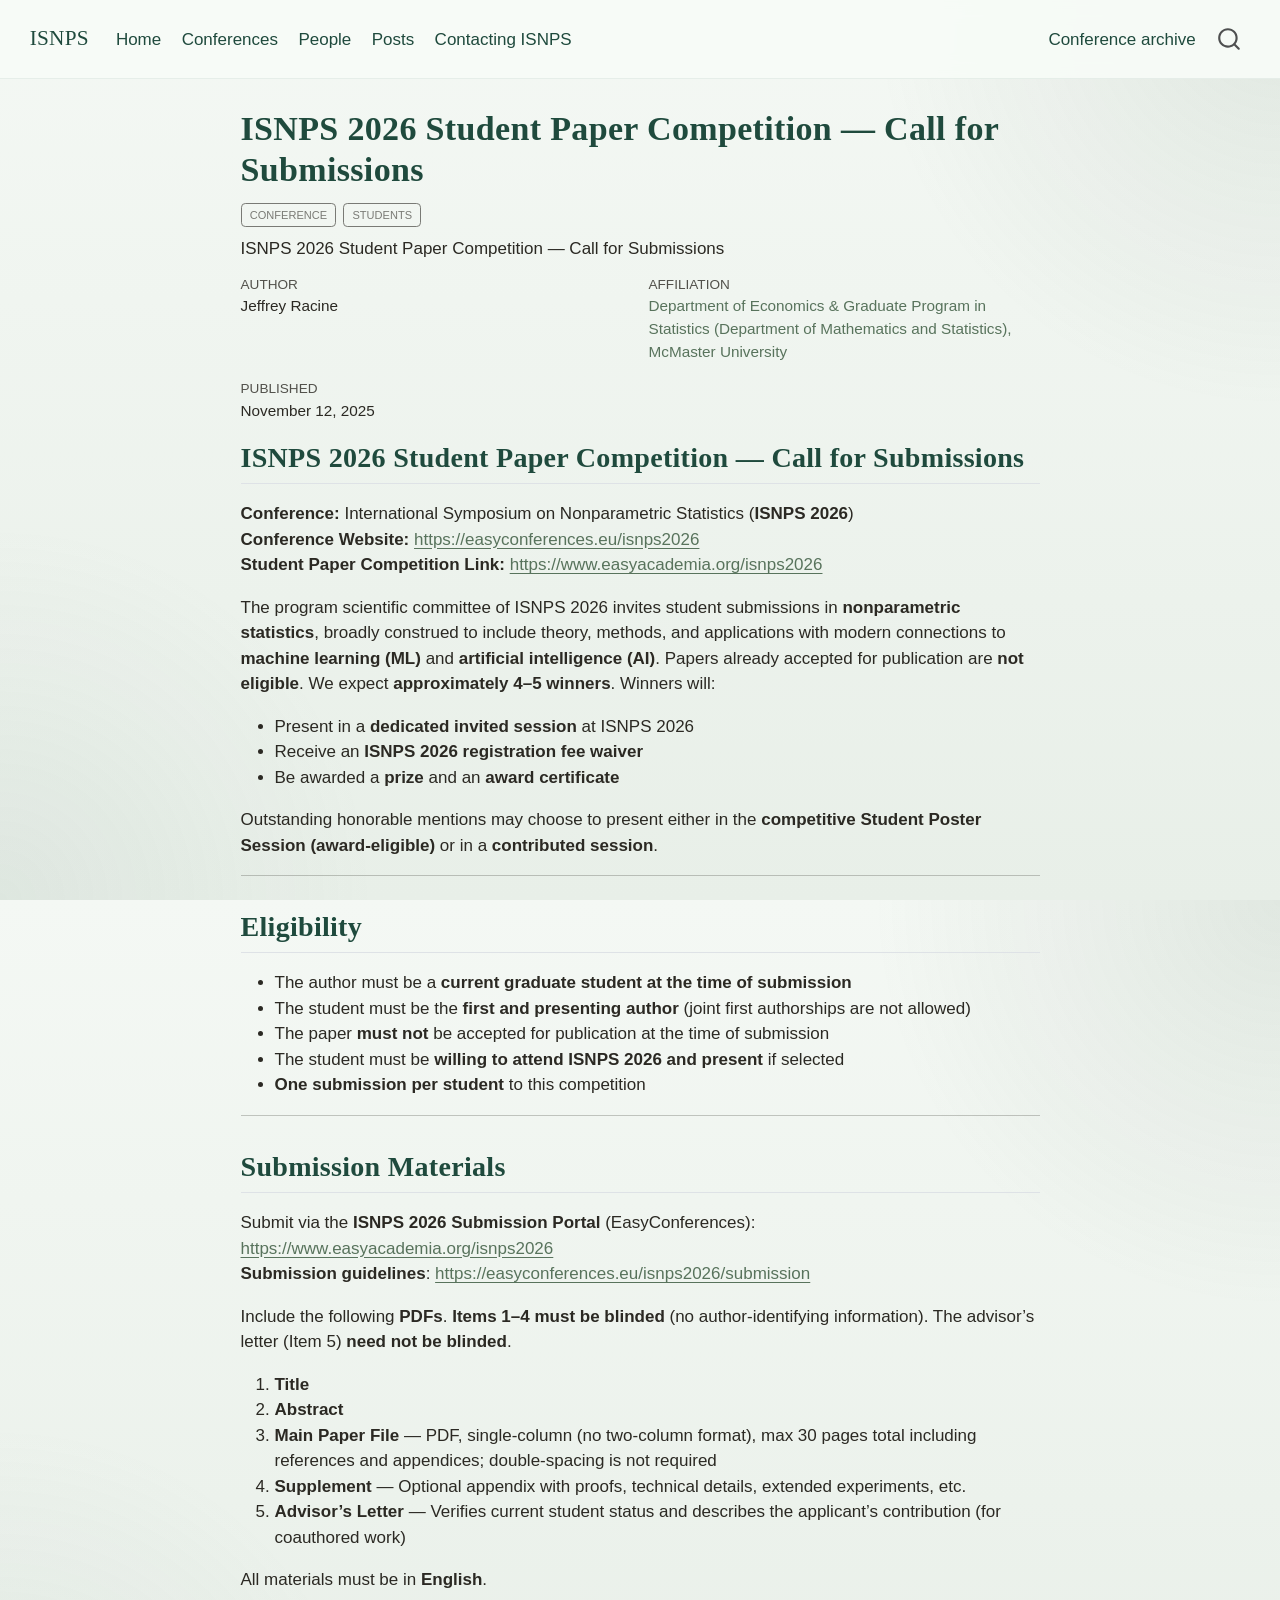
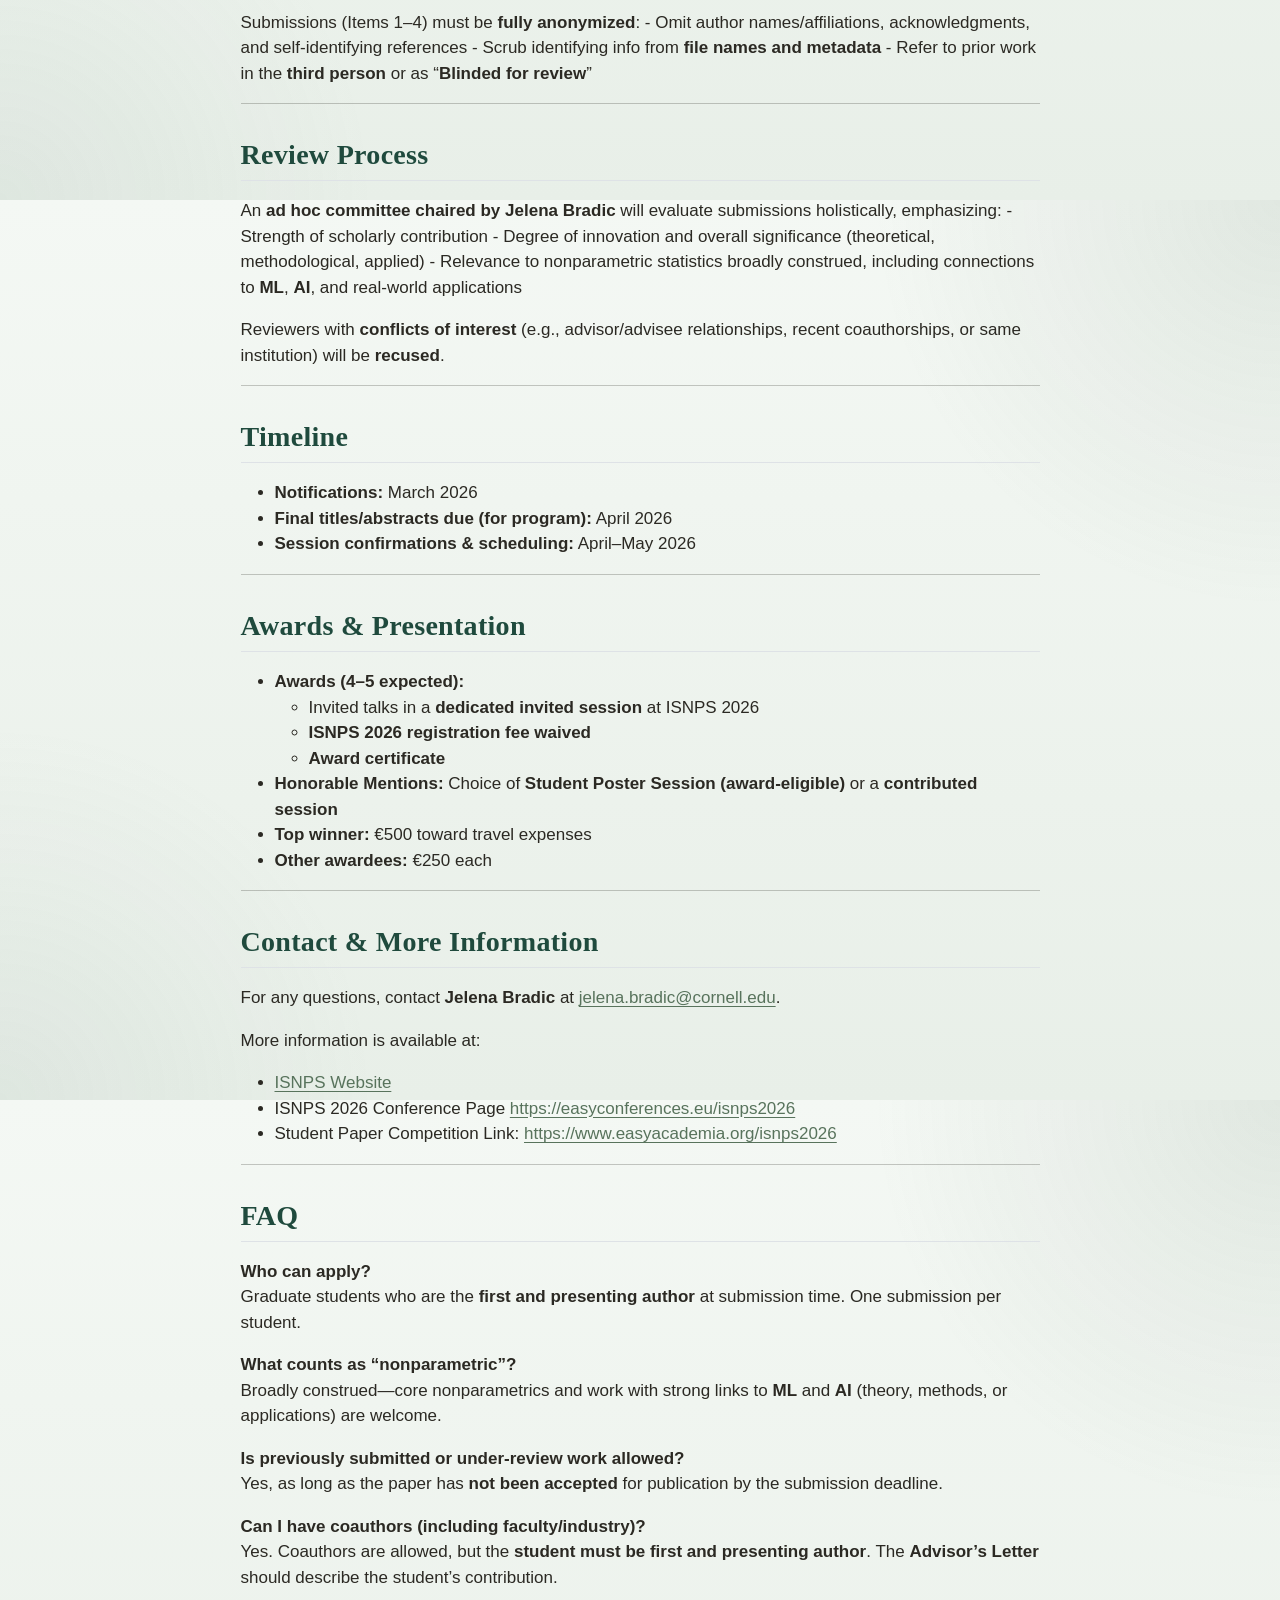
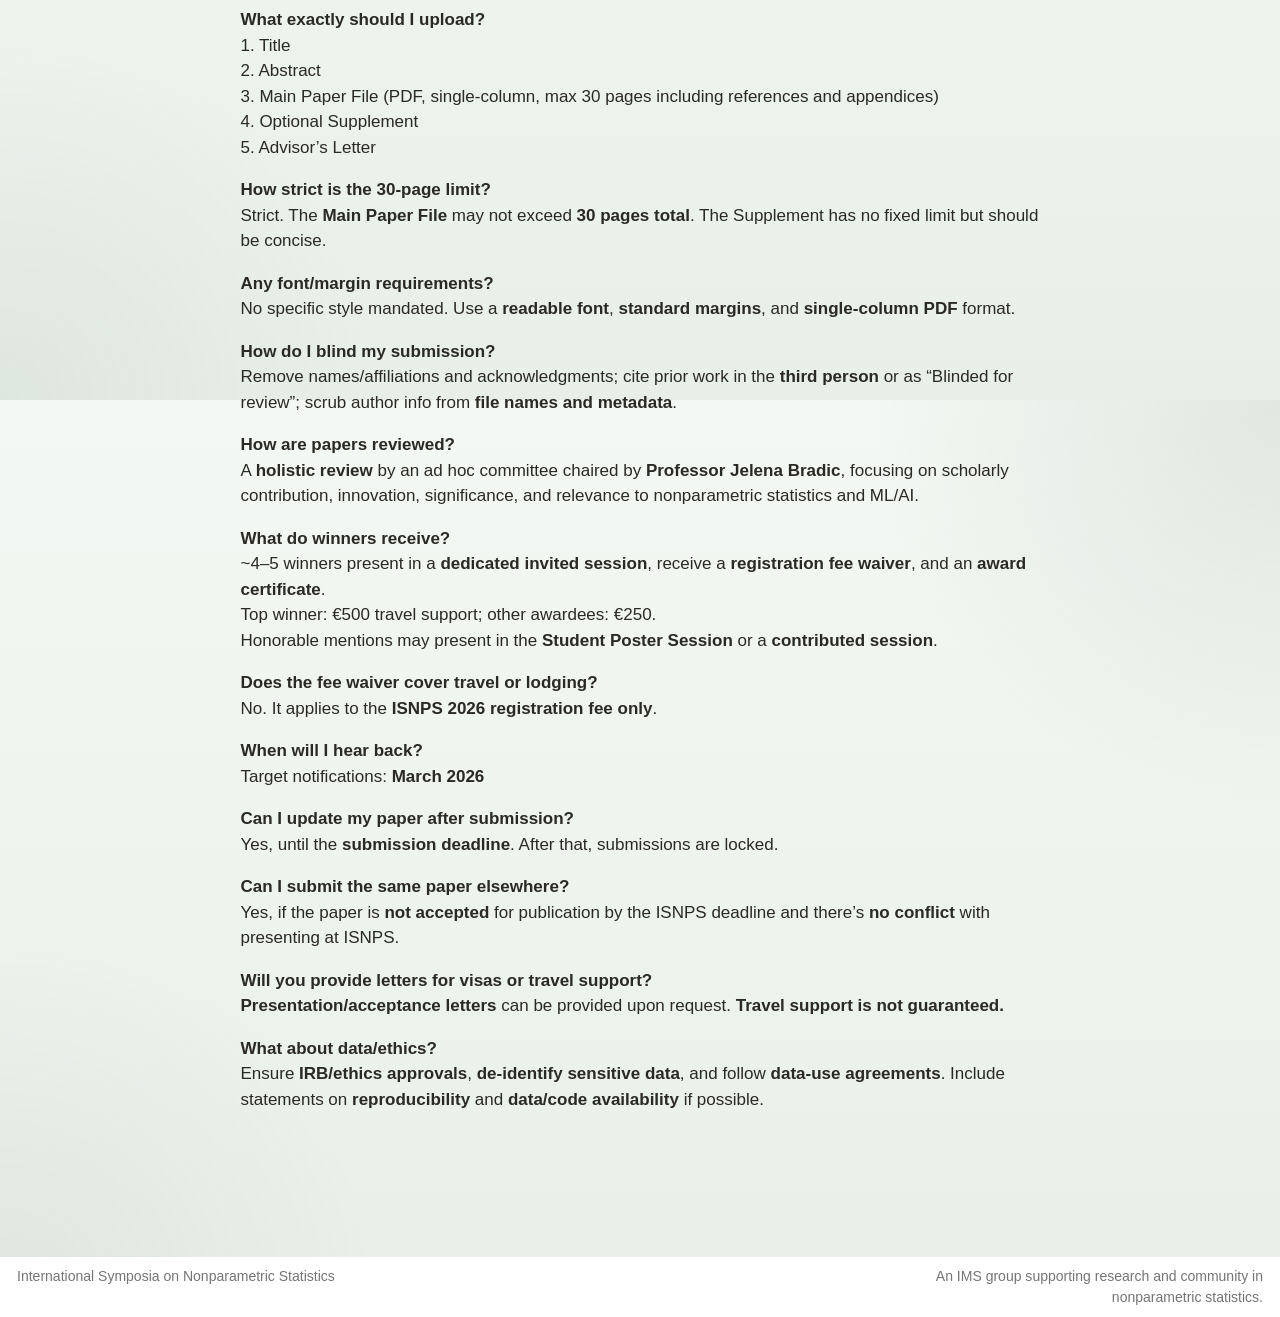
<file: docs/posts/2025-11-12-ISNPS-2026-competition/index.html>
<!DOCTYPE html>
<html xmlns="http://www.w3.org/1999/xhtml" lang="en" xml:lang="en"><head>

<meta charset="utf-8">
<meta name="generator" content="quarto-1.9.37">

<meta name="viewport" content="width=device-width, initial-scale=1.0, user-scalable=yes">

<meta name="author" content="Jeffrey Racine">
<meta name="dcterms.date" content="2025-11-12">
<meta name="description" content="ISNPS 2026 Student Paper Competition — Call for Submissions">

<title>ISNPS 2026 Student Paper Competition — Call for Submissions – ISNPS</title>
<style>
/* Default styles provided by pandoc.
** See https://pandoc.org/MANUAL.html#variables-for-html for config info.
*/
code{white-space: pre-wrap;}
span.smallcaps{font-variant: small-caps;}
div.columns{display: flex; gap: min(4vw, 1.5em);}
div.column{flex: auto; overflow-x: auto;}
div.hanging-indent{margin-left: 1.5em; text-indent: -1.5em;}
ul.task-list{list-style: none;}
ul.task-list li input[type="checkbox"] {
  width: 0.8em;
  margin: 0 0.8em 0.2em -1em; /* quarto-specific, see https://github.com/quarto-dev/quarto-cli/issues/4556 */ 
  vertical-align: middle;
}
</style>


<script src="../../site_libs/quarto-nav/quarto-nav.js"></script>
<script src="../../site_libs/quarto-nav/headroom.min.js"></script>
<script src="../../site_libs/clipboard/clipboard.min.js"></script>
<script src="../../site_libs/quarto-search/autocomplete.umd.js"></script>
<script src="../../site_libs/quarto-search/fuse.min.js"></script>
<script src="../../site_libs/quarto-search/quarto-search.js"></script>
<meta name="quarto:offset" content="../../">
<script src="../../site_libs/quarto-html/quarto.js" type="module"></script>
<script src="../../site_libs/quarto-html/tabsets/tabsets.js" type="module"></script>
<script src="../../site_libs/quarto-html/popper.min.js"></script>
<script src="../../site_libs/quarto-html/tippy.umd.min.js"></script>
<script src="../../site_libs/quarto-html/anchor.min.js"></script>
<link href="../../site_libs/quarto-html/tippy.css" rel="stylesheet">
<link href="../../site_libs/quarto-html/quarto-syntax-highlighting-7f8f88aac4f3542376d5c11b86a4c14d.css" rel="stylesheet" id="quarto-text-highlighting-styles">
<script src="../../site_libs/bootstrap/bootstrap.min.js"></script>
<link href="../../site_libs/bootstrap/bootstrap-icons.css" rel="stylesheet">
<link href="../../site_libs/bootstrap/bootstrap-99ae303eae55bd17ed04acc4dcb98adc.min.css" rel="stylesheet" append-hash="true" id="quarto-bootstrap" data-mode="light">
<script id="quarto-search-options" type="application/json">{
  "location": "navbar",
  "copy-button": false,
  "collapse-after": 3,
  "panel-placement": "end",
  "type": "overlay",
  "limit": 50,
  "keyboard-shortcut": [
    "f",
    "/",
    "s"
  ],
  "show-item-context": false,
  "language": {
    "search-no-results-text": "No results",
    "search-matching-documents-text": "matching documents",
    "search-copy-link-title": "Copy link to search",
    "search-hide-matches-text": "Hide additional matches",
    "search-more-match-text": "more match in this document",
    "search-more-matches-text": "more matches in this document",
    "search-clear-button-title": "Clear",
    "search-text-placeholder": "",
    "search-detached-cancel-button-title": "Cancel",
    "search-submit-button-title": "Submit",
    "search-label": "Search"
  }
}</script>
<style>html{ scroll-behavior: smooth; }</style>


<link rel="stylesheet" href="../../styles.css">
</head>

<body class="nav-fixed fullcontent quarto-light">

<div id="quarto-search-results"></div>
  <header id="quarto-header" class="headroom fixed-top">
    <nav class="navbar navbar-expand-lg " data-bs-theme="dark">
      <div class="navbar-container container-fluid">
      <div class="navbar-brand-container mx-auto">
    <a class="navbar-brand" href="../../index.html">
    <span class="navbar-title">ISNPS</span>
    </a>
  </div>
            <div id="quarto-search" class="" title="Search"></div>
          <button class="navbar-toggler" type="button" data-bs-toggle="collapse" data-bs-target="#navbarCollapse" aria-controls="navbarCollapse" role="menu" aria-expanded="false" aria-label="Toggle navigation" onclick="if (window.quartoToggleHeadroom) { window.quartoToggleHeadroom(); }">
  <span class="navbar-toggler-icon"></span>
</button>
          <div class="collapse navbar-collapse" id="navbarCollapse">
            <ul class="navbar-nav navbar-nav-scroll me-auto">
  <li class="nav-item">
    <a class="nav-link" href="../../index.html">
<span class="menu-text">Home</span></a>
  </li>  
  <li class="nav-item">
    <a class="nav-link" href="../../conferences.html">
<span class="menu-text">Conferences</span></a>
  </li>  
  <li class="nav-item">
    <a class="nav-link" href="../../people.html">
<span class="menu-text">People</span></a>
  </li>  
  <li class="nav-item">
    <a class="nav-link" href="../../posts.html">
<span class="menu-text">Posts</span></a>
  </li>  
  <li class="nav-item">
    <a class="nav-link" href="../../contact.html">
<span class="menu-text">Contacting ISNPS</span></a>
  </li>  
</ul>
            <ul class="navbar-nav navbar-nav-scroll ms-auto">
  <li class="nav-item">
    <a class="nav-link" href="../../conferences.html">
<span class="menu-text">Conference archive</span></a>
  </li>  
</ul>
          </div> <!-- /navcollapse -->
            <div class="quarto-navbar-tools">
</div>
      </div> <!-- /container-fluid -->
    </nav>
</header>
<!-- content -->
<div id="quarto-content" class="quarto-container page-columns page-rows-contents page-layout-article page-navbar">
<!-- sidebar -->
<!-- margin-sidebar -->
    
<!-- main -->
<main class="content" id="quarto-document-content">

<header id="title-block-header" class="quarto-title-block default">
<div class="quarto-title">
<h1 class="title">ISNPS 2026 Student Paper Competition — Call for Submissions</h1>
  <div class="quarto-categories">
    <div class="quarto-category">Conference</div>
    <div class="quarto-category">Students</div>
  </div>
  </div>

<div>
  <div class="description">
    ISNPS 2026 Student Paper Competition — Call for Submissions
  </div>
</div>

<div class="quarto-title-meta-author">
  <div class="quarto-title-meta-heading">Author</div>
  <div class="quarto-title-meta-heading">Affiliation</div>
  
    <div class="quarto-title-meta-contents">
    <p class="author">Jeffrey Racine </p>
  </div>
  <div class="quarto-title-meta-contents">
        <p class="affiliation">
            <a href="https://experts.mcmaster.ca/people/racinej">
            Department of Economics &amp; Graduate Program in Statistics (Department of Mathematics and Statistics), McMaster University
            </a>
          </p>
      </div>
  </div>

<div class="quarto-title-meta">

      
    <div>
    <div class="quarto-title-meta-heading">Published</div>
    <div class="quarto-title-meta-contents">
      <p class="date">November 12, 2025</p>
    </div>
  </div>
  
    
  </div>
  


</header>


<section id="isnps-2026-student-paper-competition-call-for-submissions" class="level2">
<h2 class="anchored" data-anchor-id="isnps-2026-student-paper-competition-call-for-submissions">ISNPS 2026 Student Paper Competition — Call for Submissions</h2>
<p><strong>Conference:</strong> International Symposium on Nonparametric Statistics (<strong>ISNPS 2026</strong>)<br>
<strong>Conference Website:</strong> <a href="https://easyconferences.eu/isnps2026/">https://easyconferences.eu/isnps2026</a><br>
<strong>Student Paper Competition Link:</strong> <a href="https://www.easyacademia.org/isnps2026">https://www.easyacademia.org/isnps2026</a></p>
<p>The program scientific committee of ISNPS 2026 invites student submissions in <strong>nonparametric statistics</strong>, broadly construed to include theory, methods, and applications with modern connections to <strong>machine learning (ML)</strong> and <strong>artificial intelligence (AI)</strong>. Papers already accepted for publication are <strong>not eligible</strong>. We expect <strong>approximately 4–5 winners</strong>. Winners will:</p>
<ul>
<li>Present in a <strong>dedicated invited session</strong> at ISNPS 2026</li>
<li>Receive an <strong>ISNPS 2026 registration fee waiver</strong></li>
<li>Be awarded a <strong>prize</strong> and an <strong>award certificate</strong></li>
</ul>
<p>Outstanding honorable mentions may choose to present either in the <strong>competitive Student Poster Session (award-eligible)</strong> or in a <strong>contributed session</strong>.</p>
<hr>
</section>
<section id="eligibility" class="level2">
<h2 class="anchored" data-anchor-id="eligibility">Eligibility</h2>
<ul>
<li>The author must be a <strong>current graduate student at the time of submission</strong></li>
<li>The student must be the <strong>first and presenting author</strong> (joint first authorships are not allowed)</li>
<li>The paper <strong>must not</strong> be accepted for publication at the time of submission</li>
<li>The student must be <strong>willing to attend ISNPS 2026 and present</strong> if selected</li>
<li><strong>One submission per student</strong> to this competition</li>
</ul>
<hr>
</section>
<section id="submission-materials" class="level2">
<h2 class="anchored" data-anchor-id="submission-materials">Submission Materials</h2>
<p>Submit via the <strong>ISNPS 2026 Submission Portal</strong> (EasyConferences):<br>
<a href="https://www.easyacademia.org/isnps2026">https://www.easyacademia.org/isnps2026</a><br>
<strong>Submission guidelines</strong>: <a href="https://easyconferences.eu/isnps2026/submission">https://easyconferences.eu/isnps2026/submission</a></p>
<p>Include the following <strong>PDFs</strong>. <strong>Items 1–4 must be blinded</strong> (no author-identifying information). The advisor’s letter (Item 5) <strong>need not be blinded</strong>.</p>
<ol type="1">
<li><strong>Title</strong><br>
</li>
<li><strong>Abstract</strong><br>
</li>
<li><strong>Main Paper File</strong> — PDF, single-column (no two-column format), max 30 pages total including references and appendices; double-spacing is not required<br>
</li>
<li><strong>Supplement</strong> — Optional appendix with proofs, technical details, extended experiments, etc.<br>
</li>
<li><strong>Advisor’s Letter</strong> — Verifies current student status and describes the applicant’s contribution (for coauthored work)</li>
</ol>
<p>All materials must be in <strong>English</strong>.</p>
<p>Submissions (Items 1–4) must be <strong>fully anonymized</strong>: - Omit author names/affiliations, acknowledgments, and self-identifying references - Scrub identifying info from <strong>file names and metadata</strong> - Refer to prior work in the <strong>third person</strong> or as “<strong>Blinded for review</strong>”</p>
<hr>
</section>
<section id="review-process" class="level2">
<h2 class="anchored" data-anchor-id="review-process">Review Process</h2>
<p>An <strong>ad hoc committee chaired by Jelena Bradic</strong> will evaluate submissions holistically, emphasizing: - Strength of scholarly contribution - Degree of innovation and overall significance (theoretical, methodological, applied) - Relevance to nonparametric statistics broadly construed, including connections to <strong>ML</strong>, <strong>AI</strong>, and real-world applications</p>
<p>Reviewers with <strong>conflicts of interest</strong> (e.g., advisor/advisee relationships, recent coauthorships, or same institution) will be <strong>recused</strong>.</p>
<hr>
</section>
<section id="timeline" class="level2">
<h2 class="anchored" data-anchor-id="timeline">Timeline</h2>
<ul>
<li><strong>Notifications:</strong> March 2026<br>
</li>
<li><strong>Final titles/abstracts due (for program):</strong> April 2026<br>
</li>
<li><strong>Session confirmations &amp; scheduling:</strong> April–May 2026</li>
</ul>
<hr>
</section>
<section id="awards-presentation" class="level2">
<h2 class="anchored" data-anchor-id="awards-presentation">Awards &amp; Presentation</h2>
<ul>
<li><strong>Awards (4–5 expected):</strong>
<ul>
<li>Invited talks in a <strong>dedicated invited session</strong> at ISNPS 2026</li>
<li><strong>ISNPS 2026 registration fee waived</strong></li>
<li><strong>Award certificate</strong></li>
</ul></li>
<li><strong>Honorable Mentions:</strong> Choice of <strong>Student Poster Session (award-eligible)</strong> or a <strong>contributed session</strong></li>
<li><strong>Top winner:</strong> €500 toward travel expenses<br>
</li>
<li><strong>Other awardees:</strong> €250 each</li>
</ul>
<hr>
</section>
<section id="contact-more-information" class="level2">
<h2 class="anchored" data-anchor-id="contact-more-information">Contact &amp; More Information</h2>
<p>For any questions, contact <strong>Jelena Bradic</strong> at <a href="mailto:jelena.bradic@cornell.edu">jelena.bradic@cornell.edu</a>.</p>
<p>More information is available at:</p>
<ul>
<li><a href="https://isnps.org">ISNPS Website</a></li>
<li>ISNPS 2026 Conference Page <a href="https://easyconferences.eu/isnps2026/">https://easyconferences.eu/isnps2026</a></li>
<li>Student Paper Competition Link: <a href="https://www.easyacademia.org/isnps2026">https://www.easyacademia.org/isnps2026</a></li>
</ul>
<hr>
</section>
<section id="faq" class="level2">
<h2 class="anchored" data-anchor-id="faq">FAQ</h2>
<p><strong>Who can apply?</strong><br>
Graduate students who are the <strong>first and presenting author</strong> at submission time. One submission per student.</p>
<p><strong>What counts as “nonparametric”?</strong><br>
Broadly construed—core nonparametrics and work with strong links to <strong>ML</strong> and <strong>AI</strong> (theory, methods, or applications) are welcome.</p>
<p><strong>Is previously submitted or under-review work allowed?</strong><br>
Yes, as long as the paper has <strong>not been accepted</strong> for publication by the submission deadline.</p>
<p><strong>Can I have coauthors (including faculty/industry)?</strong><br>
Yes. Coauthors are allowed, but the <strong>student must be first and presenting author</strong>. The <strong>Advisor’s Letter</strong> should describe the student’s contribution.</p>
<p><strong>What exactly should I upload?</strong><br>
1. Title<br>
2. Abstract<br>
3. Main Paper File (PDF, single-column, max 30 pages including references and appendices)<br>
4. Optional Supplement<br>
5. Advisor’s Letter</p>
<p><strong>How strict is the 30-page limit?</strong><br>
Strict. The <strong>Main Paper File</strong> may not exceed <strong>30 pages total</strong>. The Supplement has no fixed limit but should be concise.</p>
<p><strong>Any font/margin requirements?</strong><br>
No specific style mandated. Use a <strong>readable font</strong>, <strong>standard margins</strong>, and <strong>single-column PDF</strong> format.</p>
<p><strong>How do I blind my submission?</strong><br>
Remove names/affiliations and acknowledgments; cite prior work in the <strong>third person</strong> or as “Blinded for review”; scrub author info from <strong>file names and metadata</strong>.</p>
<p><strong>How are papers reviewed?</strong><br>
A <strong>holistic review</strong> by an ad hoc committee chaired by <strong>Professor Jelena Bradic</strong>, focusing on scholarly contribution, innovation, significance, and relevance to nonparametric statistics and ML/AI.</p>
<p><strong>What do winners receive?</strong><br>
~4–5 winners present in a <strong>dedicated invited session</strong>, receive a <strong>registration fee waiver</strong>, and an <strong>award certificate</strong>.<br>
Top winner: €500 travel support; other awardees: €250.<br>
Honorable mentions may present in the <strong>Student Poster Session</strong> or a <strong>contributed session</strong>.</p>
<p><strong>Does the fee waiver cover travel or lodging?</strong><br>
No.&nbsp;It applies to the <strong>ISNPS 2026 registration fee only</strong>.</p>
<p><strong>When will I hear back?</strong><br>
Target notifications: <strong>March 2026</strong></p>
<p><strong>Can I update my paper after submission?</strong><br>
Yes, until the <strong>submission deadline</strong>. After that, submissions are locked.</p>
<p><strong>Can I submit the same paper elsewhere?</strong><br>
Yes, if the paper is <strong>not accepted</strong> for publication by the ISNPS deadline and there’s <strong>no conflict</strong> with presenting at ISNPS.</p>
<p><strong>Will you provide letters for visas or travel support?</strong><br>
<strong>Presentation/acceptance letters</strong> can be provided upon request. <strong>Travel support is not guaranteed.</strong></p>
<p><strong>What about data/ethics?</strong><br>
Ensure <strong>IRB/ethics approvals</strong>, <strong>de-identify sensitive data</strong>, and follow <strong>data-use agreements</strong>. Include statements on <strong>reproducibility</strong> and <strong>data/code availability</strong> if possible.</p>


</section>

</main> <!-- /main -->
<script id="quarto-html-after-body" type="application/javascript">
  window.document.addEventListener("DOMContentLoaded", function (event) {
    const icon = "";
    const anchorJS = new window.AnchorJS();
    anchorJS.options = {
      placement: 'right',
      icon: icon
    };
    anchorJS.add('.anchored');
    const isCodeAnnotation = (el) => {
      for (const clz of el.classList) {
        if (clz.startsWith('code-annotation-')) {                     
          return true;
        }
      }
      return false;
    }
    const onCopySuccess = function(e) {
      // button target
      const button = e.trigger;
      // don't keep focus
      button.blur();
      // flash "checked"
      button.classList.add('code-copy-button-checked');
      var currentTitle = button.getAttribute("title");
      button.setAttribute("title", "Copied!");
      let tooltip;
      if (window.bootstrap) {
        button.setAttribute("data-bs-toggle", "tooltip");
        button.setAttribute("data-bs-placement", "left");
        button.setAttribute("data-bs-title", "Copied!");
        tooltip = new bootstrap.Tooltip(button, 
          { trigger: "manual", 
            customClass: "code-copy-button-tooltip",
            offset: [0, -8]});
        tooltip.show();    
      }
      setTimeout(function() {
        if (tooltip) {
          tooltip.hide();
          button.removeAttribute("data-bs-title");
          button.removeAttribute("data-bs-toggle");
          button.removeAttribute("data-bs-placement");
        }
        button.setAttribute("title", currentTitle);
        button.classList.remove('code-copy-button-checked');
      }, 1000);
      // clear code selection
      e.clearSelection();
    }
    const getTextToCopy = function(trigger) {
      const outerScaffold = trigger.parentElement.cloneNode(true);
      const codeEl = outerScaffold.querySelector('code');
      for (const childEl of codeEl.children) {
        if (isCodeAnnotation(childEl)) {
          childEl.remove();
        }
      }
      return codeEl.innerText;
    }
    const clipboard = new window.ClipboardJS('.code-copy-button:not([data-in-quarto-modal])', {
      text: getTextToCopy
    });
    clipboard.on('success', onCopySuccess);
    if (window.document.getElementById('quarto-embedded-source-code-modal')) {
      const clipboardModal = new window.ClipboardJS('.code-copy-button[data-in-quarto-modal]', {
        text: getTextToCopy,
        container: window.document.getElementById('quarto-embedded-source-code-modal')
      });
      clipboardModal.on('success', onCopySuccess);
    }
      var localhostRegex = new RegExp(/^(?:http|https):\/\/localhost\:?[0-9]*\//);
      var mailtoRegex = new RegExp(/^mailto:/);
        var filterRegex = new RegExp('/' + window.location.host + '/');
      var isInternal = (href) => {
          return filterRegex.test(href) || localhostRegex.test(href) || mailtoRegex.test(href);
      }
      // Inspect non-navigation links and adorn them if external
     var links = window.document.querySelectorAll('a[href]:not(.nav-link):not(.navbar-brand):not(.toc-action):not(.sidebar-link):not(.sidebar-item-toggle):not(.pagination-link):not(.no-external):not([aria-hidden]):not(.dropdown-item):not(.quarto-navigation-tool):not(.about-link)');
      for (var i=0; i<links.length; i++) {
        const link = links[i];
        if (!isInternal(link.href)) {
          // undo the damage that might have been done by quarto-nav.js in the case of
          // links that we want to consider external
          if (link.dataset.originalHref !== undefined) {
            link.href = link.dataset.originalHref;
          }
        }
      }
    function tippyHover(el, contentFn, onTriggerFn, onUntriggerFn) {
      const config = {
        allowHTML: true,
        maxWidth: 500,
        delay: 100,
        arrow: false,
        appendTo: function(el) {
            return el.parentElement;
        },
        interactive: true,
        interactiveBorder: 10,
        theme: 'quarto',
        placement: 'bottom-start',
      };
      if (contentFn) {
        config.content = contentFn;
      }
      if (onTriggerFn) {
        config.onTrigger = onTriggerFn;
      }
      if (onUntriggerFn) {
        config.onUntrigger = onUntriggerFn;
      }
      window.tippy(el, config); 
    }
    const noterefs = window.document.querySelectorAll('a[role="doc-noteref"]');
    for (var i=0; i<noterefs.length; i++) {
      const ref = noterefs[i];
      tippyHover(ref, function() {
        // use id or data attribute instead here
        let href = ref.getAttribute('data-footnote-href') || ref.getAttribute('href');
        try { href = new URL(href).hash; } catch {}
        const id = href.replace(/^#\/?/, "");
        const note = window.document.getElementById(id);
        if (note) {
          return note.innerHTML;
        } else {
          return "";
        }
      });
    }
    const xrefs = window.document.querySelectorAll('a.quarto-xref');
    const processXRef = (id, note) => {
      // Strip column container classes
      const stripColumnClz = (el) => {
        el.classList.remove("page-full", "page-columns");
        if (el.children) {
          for (const child of el.children) {
            stripColumnClz(child);
          }
        }
      }
      stripColumnClz(note)
      if (id === null || id.startsWith('sec-')) {
        // Special case sections, only their first couple elements
        const container = document.createElement("div");
        if (note.children && note.children.length > 2) {
          container.appendChild(note.children[0].cloneNode(true));
          for (let i = 1; i < note.children.length; i++) {
            const child = note.children[i];
            if (child.tagName === "P" && child.innerText === "") {
              continue;
            } else {
              container.appendChild(child.cloneNode(true));
              break;
            }
          }
          if (window.Quarto?.typesetMath) {
            window.Quarto.typesetMath(container);
          }
          return container.innerHTML
        } else {
          if (window.Quarto?.typesetMath) {
            window.Quarto.typesetMath(note);
          }
          return note.innerHTML;
        }
      } else {
        // Remove any anchor links if they are present
        const anchorLink = note.querySelector('a.anchorjs-link');
        if (anchorLink) {
          anchorLink.remove();
        }
        if (window.Quarto?.typesetMath) {
          window.Quarto.typesetMath(note);
        }
        if (note.classList.contains("callout")) {
          return note.outerHTML;
        } else {
          return note.innerHTML;
        }
      }
    }
    for (var i=0; i<xrefs.length; i++) {
      const xref = xrefs[i];
      tippyHover(xref, undefined, function(instance) {
        instance.disable();
        let url = xref.getAttribute('href');
        let hash = undefined; 
        if (url.startsWith('#')) {
          hash = url;
        } else {
          try { hash = new URL(url).hash; } catch {}
        }
        if (hash) {
          const id = hash.replace(/^#\/?/, "");
          const note = window.document.getElementById(id);
          if (note !== null) {
            try {
              const html = processXRef(id, note.cloneNode(true));
              instance.setContent(html);
            } finally {
              instance.enable();
              instance.show();
            }
          } else {
            // See if we can fetch this
            fetch(url.split('#')[0])
            .then(res => res.text())
            .then(html => {
              const parser = new DOMParser();
              const htmlDoc = parser.parseFromString(html, "text/html");
              const note = htmlDoc.getElementById(id);
              if (note !== null) {
                const html = processXRef(id, note);
                instance.setContent(html);
              } 
            }).finally(() => {
              instance.enable();
              instance.show();
            });
          }
        } else {
          // See if we can fetch a full url (with no hash to target)
          // This is a special case and we should probably do some content thinning / targeting
          fetch(url)
          .then(res => res.text())
          .then(html => {
            const parser = new DOMParser();
            const htmlDoc = parser.parseFromString(html, "text/html");
            const note = htmlDoc.querySelector('main.content');
            if (note !== null) {
              // This should only happen for chapter cross references
              // (since there is no id in the URL)
              // remove the first header
              if (note.children.length > 0 && note.children[0].tagName === "HEADER") {
                note.children[0].remove();
              }
              const html = processXRef(null, note);
              instance.setContent(html);
            } 
          }).finally(() => {
            instance.enable();
            instance.show();
          });
        }
      }, function(instance) {
      });
    }
        let selectedAnnoteEl;
        const selectorForAnnotation = ( cell, annotation) => {
          let cellAttr = 'data-code-cell="' + cell + '"';
          let lineAttr = 'data-code-annotation="' +  annotation + '"';
          const selector = 'span[' + cellAttr + '][' + lineAttr + ']';
          return selector;
        }
        const selectCodeLines = (annoteEl) => {
          const doc = window.document;
          const targetCell = annoteEl.getAttribute("data-target-cell");
          const targetAnnotation = annoteEl.getAttribute("data-target-annotation");
          const annoteSpan = window.document.querySelector(selectorForAnnotation(targetCell, targetAnnotation));
          const lines = annoteSpan.getAttribute("data-code-lines").split(",");
          const lineIds = lines.map((line) => {
            return targetCell + "-" + line;
          })
          let top = null;
          let height = null;
          let parent = null;
          if (lineIds.length > 0) {
              //compute the position of the single el (top and bottom and make a div)
              const el = window.document.getElementById(lineIds[0]);
              top = el.offsetTop;
              height = el.offsetHeight;
              parent = el.parentElement.parentElement;
            if (lineIds.length > 1) {
              const lastEl = window.document.getElementById(lineIds[lineIds.length - 1]);
              const bottom = lastEl.offsetTop + lastEl.offsetHeight;
              height = bottom - top;
            }
            if (top !== null && height !== null && parent !== null) {
              // cook up a div (if necessary) and position it 
              let div = window.document.getElementById("code-annotation-line-highlight");
              if (div === null) {
                div = window.document.createElement("div");
                div.setAttribute("id", "code-annotation-line-highlight");
                div.style.position = 'absolute';
                parent.appendChild(div);
              }
              div.style.top = top - 2 + "px";
              div.style.height = height + 4 + "px";
              div.style.left = 0;
              let gutterDiv = window.document.getElementById("code-annotation-line-highlight-gutter");
              if (gutterDiv === null) {
                gutterDiv = window.document.createElement("div");
                gutterDiv.setAttribute("id", "code-annotation-line-highlight-gutter");
                gutterDiv.style.position = 'absolute';
                const codeCell = window.document.getElementById(targetCell);
                const gutter = codeCell.querySelector('.code-annotation-gutter');
                gutter.appendChild(gutterDiv);
              }
              gutterDiv.style.top = top - 2 + "px";
              gutterDiv.style.height = height + 4 + "px";
            }
            selectedAnnoteEl = annoteEl;
          }
        };
        const unselectCodeLines = () => {
          const elementsIds = ["code-annotation-line-highlight", "code-annotation-line-highlight-gutter"];
          elementsIds.forEach((elId) => {
            const div = window.document.getElementById(elId);
            if (div) {
              div.remove();
            }
          });
          selectedAnnoteEl = undefined;
        };
          // Handle positioning of the toggle
      window.addEventListener(
        "resize",
        throttle(() => {
          elRect = undefined;
          if (selectedAnnoteEl) {
            selectCodeLines(selectedAnnoteEl);
          }
        }, 10)
      );
      function throttle(fn, ms) {
      let throttle = false;
      let timer;
        return (...args) => {
          if(!throttle) { // first call gets through
              fn.apply(this, args);
              throttle = true;
          } else { // all the others get throttled
              if(timer) clearTimeout(timer); // cancel #2
              timer = setTimeout(() => {
                fn.apply(this, args);
                timer = throttle = false;
              }, ms);
          }
        };
      }
        // Attach click handler to the DT
        const annoteDls = window.document.querySelectorAll('dt[data-target-cell]');
        for (const annoteDlNode of annoteDls) {
          annoteDlNode.addEventListener('click', (event) => {
            const clickedEl = event.target;
            if (clickedEl !== selectedAnnoteEl) {
              unselectCodeLines();
              const activeEl = window.document.querySelector('dt[data-target-cell].code-annotation-active');
              if (activeEl) {
                activeEl.classList.remove('code-annotation-active');
              }
              selectCodeLines(clickedEl);
              clickedEl.classList.add('code-annotation-active');
            } else {
              // Unselect the line
              unselectCodeLines();
              clickedEl.classList.remove('code-annotation-active');
            }
          });
        }
    const findCites = (el) => {
      const parentEl = el.parentElement;
      if (parentEl) {
        const cites = parentEl.dataset.cites;
        if (cites) {
          return {
            el,
            cites: cites.split(' ')
          };
        } else {
          return findCites(el.parentElement)
        }
      } else {
        return undefined;
      }
    };
    var bibliorefs = window.document.querySelectorAll('a[role="doc-biblioref"]');
    for (var i=0; i<bibliorefs.length; i++) {
      const ref = bibliorefs[i];
      const citeInfo = findCites(ref);
      if (citeInfo) {
        tippyHover(citeInfo.el, function() {
          var popup = window.document.createElement('div');
          citeInfo.cites.forEach(function(cite) {
            var citeDiv = window.document.createElement('div');
            citeDiv.classList.add('hanging-indent');
            citeDiv.classList.add('csl-entry');
            var biblioDiv = window.document.getElementById('ref-' + cite);
            if (biblioDiv) {
              citeDiv.innerHTML = biblioDiv.innerHTML;
            }
            popup.appendChild(citeDiv);
          });
          return popup.innerHTML;
        });
      }
    }
  });
  </script>
</div> <!-- /content -->
<footer class="footer">
  <div class="nav-footer">
    <div class="nav-footer-left">
<p>International Symposia on Nonparametric Statistics</p>
</div>   
    <div class="nav-footer-center">
      &nbsp;
    </div>
    <div class="nav-footer-right">
<p>An IMS group supporting research and community in nonparametric statistics.</p>
</div>
  </div>
</footer>




<script src="../../site_libs/quarto-html/zenscroll-min.js"></script>
</body></html>
</file>
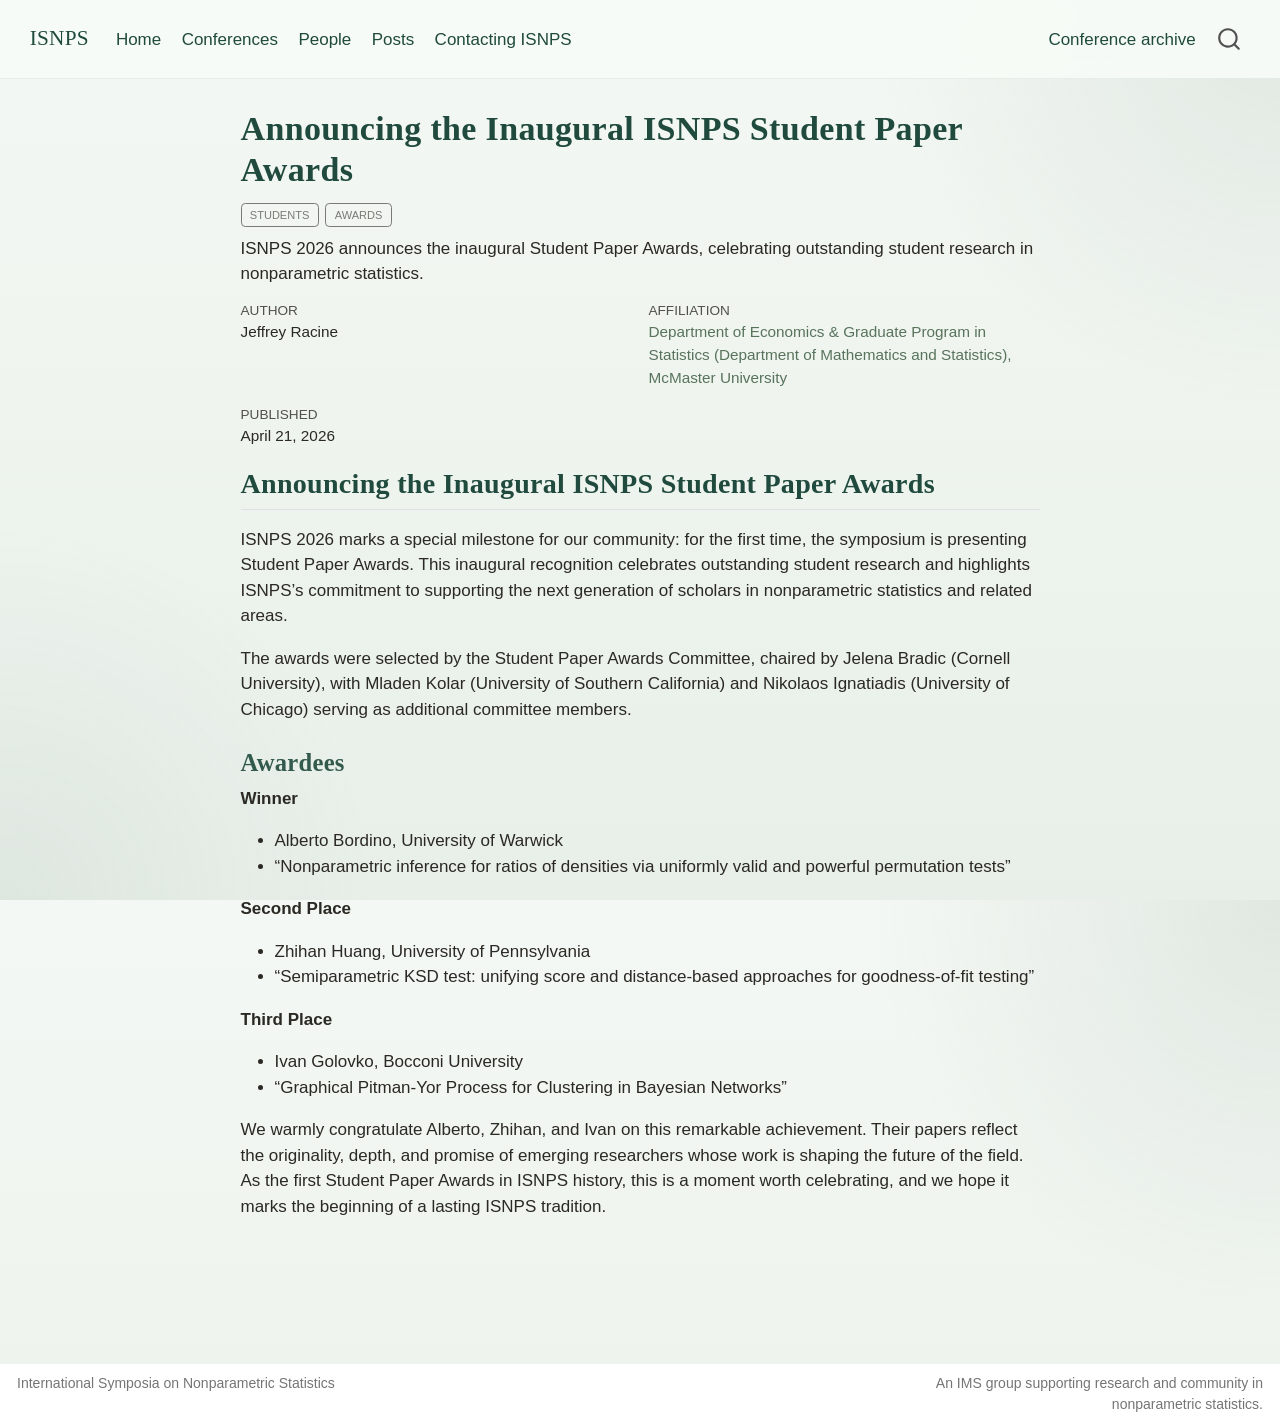
<file: docs/posts/2026-04-21-inaugural-isnps-student-paper-awards/index.html>
<!DOCTYPE html>
<html xmlns="http://www.w3.org/1999/xhtml" lang="en" xml:lang="en"><head>

<meta charset="utf-8">
<meta name="generator" content="quarto-1.9.37">

<meta name="viewport" content="width=device-width, initial-scale=1.0, user-scalable=yes">

<meta name="author" content="Jeffrey Racine">
<meta name="dcterms.date" content="2026-04-21">
<meta name="description" content="ISNPS 2026 announces the inaugural Student Paper Awards, celebrating outstanding student research in nonparametric statistics.">

<title>Announcing the Inaugural ISNPS Student Paper Awards – ISNPS</title>
<style>
/* Default styles provided by pandoc.
** See https://pandoc.org/MANUAL.html#variables-for-html for config info.
*/
code{white-space: pre-wrap;}
span.smallcaps{font-variant: small-caps;}
div.columns{display: flex; gap: min(4vw, 1.5em);}
div.column{flex: auto; overflow-x: auto;}
div.hanging-indent{margin-left: 1.5em; text-indent: -1.5em;}
ul.task-list{list-style: none;}
ul.task-list li input[type="checkbox"] {
  width: 0.8em;
  margin: 0 0.8em 0.2em -1em; /* quarto-specific, see https://github.com/quarto-dev/quarto-cli/issues/4556 */ 
  vertical-align: middle;
}
</style>


<script src="../../site_libs/quarto-nav/quarto-nav.js"></script>
<script src="../../site_libs/quarto-nav/headroom.min.js"></script>
<script src="../../site_libs/clipboard/clipboard.min.js"></script>
<script src="../../site_libs/quarto-search/autocomplete.umd.js"></script>
<script src="../../site_libs/quarto-search/fuse.min.js"></script>
<script src="../../site_libs/quarto-search/quarto-search.js"></script>
<meta name="quarto:offset" content="../../">
<script src="../../site_libs/quarto-html/quarto.js" type="module"></script>
<script src="../../site_libs/quarto-html/tabsets/tabsets.js" type="module"></script>
<script src="../../site_libs/quarto-html/popper.min.js"></script>
<script src="../../site_libs/quarto-html/tippy.umd.min.js"></script>
<script src="../../site_libs/quarto-html/anchor.min.js"></script>
<link href="../../site_libs/quarto-html/tippy.css" rel="stylesheet">
<link href="../../site_libs/quarto-html/quarto-syntax-highlighting-7f8f88aac4f3542376d5c11b86a4c14d.css" rel="stylesheet" id="quarto-text-highlighting-styles">
<script src="../../site_libs/bootstrap/bootstrap.min.js"></script>
<link href="../../site_libs/bootstrap/bootstrap-icons.css" rel="stylesheet">
<link href="../../site_libs/bootstrap/bootstrap-99ae303eae55bd17ed04acc4dcb98adc.min.css" rel="stylesheet" append-hash="true" id="quarto-bootstrap" data-mode="light">
<script id="quarto-search-options" type="application/json">{
  "location": "navbar",
  "copy-button": false,
  "collapse-after": 3,
  "panel-placement": "end",
  "type": "overlay",
  "limit": 50,
  "keyboard-shortcut": [
    "f",
    "/",
    "s"
  ],
  "show-item-context": false,
  "language": {
    "search-no-results-text": "No results",
    "search-matching-documents-text": "matching documents",
    "search-copy-link-title": "Copy link to search",
    "search-hide-matches-text": "Hide additional matches",
    "search-more-match-text": "more match in this document",
    "search-more-matches-text": "more matches in this document",
    "search-clear-button-title": "Clear",
    "search-text-placeholder": "",
    "search-detached-cancel-button-title": "Cancel",
    "search-submit-button-title": "Submit",
    "search-label": "Search"
  }
}</script>
<style>html{ scroll-behavior: smooth; }</style>


<link rel="stylesheet" href="../../styles.css">
</head>

<body class="nav-fixed fullcontent quarto-light">

<div id="quarto-search-results"></div>
  <header id="quarto-header" class="headroom fixed-top">
    <nav class="navbar navbar-expand-lg " data-bs-theme="dark">
      <div class="navbar-container container-fluid">
      <div class="navbar-brand-container mx-auto">
    <a class="navbar-brand" href="../../index.html">
    <span class="navbar-title">ISNPS</span>
    </a>
  </div>
            <div id="quarto-search" class="" title="Search"></div>
          <button class="navbar-toggler" type="button" data-bs-toggle="collapse" data-bs-target="#navbarCollapse" aria-controls="navbarCollapse" role="menu" aria-expanded="false" aria-label="Toggle navigation" onclick="if (window.quartoToggleHeadroom) { window.quartoToggleHeadroom(); }">
  <span class="navbar-toggler-icon"></span>
</button>
          <div class="collapse navbar-collapse" id="navbarCollapse">
            <ul class="navbar-nav navbar-nav-scroll me-auto">
  <li class="nav-item">
    <a class="nav-link" href="../../index.html">
<span class="menu-text">Home</span></a>
  </li>  
  <li class="nav-item">
    <a class="nav-link" href="../../conferences.html">
<span class="menu-text">Conferences</span></a>
  </li>  
  <li class="nav-item">
    <a class="nav-link" href="../../people.html">
<span class="menu-text">People</span></a>
  </li>  
  <li class="nav-item">
    <a class="nav-link" href="../../posts.html">
<span class="menu-text">Posts</span></a>
  </li>  
  <li class="nav-item">
    <a class="nav-link" href="../../contact.html">
<span class="menu-text">Contacting ISNPS</span></a>
  </li>  
</ul>
            <ul class="navbar-nav navbar-nav-scroll ms-auto">
  <li class="nav-item">
    <a class="nav-link" href="../../conferences.html">
<span class="menu-text">Conference archive</span></a>
  </li>  
</ul>
          </div> <!-- /navcollapse -->
            <div class="quarto-navbar-tools">
</div>
      </div> <!-- /container-fluid -->
    </nav>
</header>
<!-- content -->
<div id="quarto-content" class="quarto-container page-columns page-rows-contents page-layout-article page-navbar">
<!-- sidebar -->
<!-- margin-sidebar -->
    
<!-- main -->
<main class="content" id="quarto-document-content">

<header id="title-block-header" class="quarto-title-block default">
<div class="quarto-title">
<h1 class="title">Announcing the Inaugural ISNPS Student Paper Awards</h1>
  <div class="quarto-categories">
    <div class="quarto-category">Students</div>
    <div class="quarto-category">Awards</div>
  </div>
  </div>

<div>
  <div class="description">
    ISNPS 2026 announces the inaugural Student Paper Awards, celebrating outstanding student research in nonparametric statistics.
  </div>
</div>

<div class="quarto-title-meta-author">
  <div class="quarto-title-meta-heading">Author</div>
  <div class="quarto-title-meta-heading">Affiliation</div>
  
    <div class="quarto-title-meta-contents">
    <p class="author">Jeffrey Racine </p>
  </div>
  <div class="quarto-title-meta-contents">
        <p class="affiliation">
            <a href="https://experts.mcmaster.ca/people/racinej">
            Department of Economics &amp; Graduate Program in Statistics (Department of Mathematics and Statistics), McMaster University
            </a>
          </p>
      </div>
  </div>

<div class="quarto-title-meta">

      
    <div>
    <div class="quarto-title-meta-heading">Published</div>
    <div class="quarto-title-meta-contents">
      <p class="date">April 21, 2026</p>
    </div>
  </div>
  
    
  </div>
  


</header>


<section id="announcing-the-inaugural-isnps-student-paper-awards" class="level2">
<h2 class="anchored" data-anchor-id="announcing-the-inaugural-isnps-student-paper-awards">Announcing the Inaugural ISNPS Student Paper Awards</h2>
<p>ISNPS 2026 marks a special milestone for our community: for the first time, the symposium is presenting Student Paper Awards. This inaugural recognition celebrates outstanding student research and highlights ISNPS’s commitment to supporting the next generation of scholars in nonparametric statistics and related areas.</p>
<p>The awards were selected by the Student Paper Awards Committee, chaired by Jelena Bradic (Cornell University), with Mladen Kolar (University of Southern California) and Nikolaos Ignatiadis (University of Chicago) serving as additional committee members.</p>
<section id="awardees" class="level3">
<h3 class="anchored" data-anchor-id="awardees">Awardees</h3>
<p><strong>Winner</strong></p>
<ul>
<li>Alberto Bordino, University of Warwick</li>
<li>“Nonparametric inference for ratios of densities via uniformly valid and powerful permutation tests”</li>
</ul>
<p><strong>Second Place</strong></p>
<ul>
<li>Zhihan Huang, University of Pennsylvania</li>
<li>“Semiparametric KSD test: unifying score and distance-based approaches for goodness-of-fit testing”</li>
</ul>
<p><strong>Third Place</strong></p>
<ul>
<li>Ivan Golovko, Bocconi University</li>
<li>“Graphical Pitman-Yor Process for Clustering in Bayesian Networks”</li>
</ul>
<p>We warmly congratulate Alberto, Zhihan, and Ivan on this remarkable achievement. Their papers reflect the originality, depth, and promise of emerging researchers whose work is shaping the future of the field. As the first Student Paper Awards in ISNPS history, this is a moment worth celebrating, and we hope it marks the beginning of a lasting ISNPS tradition.</p>


</section>
</section>

</main> <!-- /main -->
<script id="quarto-html-after-body" type="application/javascript">
  window.document.addEventListener("DOMContentLoaded", function (event) {
    const icon = "";
    const anchorJS = new window.AnchorJS();
    anchorJS.options = {
      placement: 'right',
      icon: icon
    };
    anchorJS.add('.anchored');
    const isCodeAnnotation = (el) => {
      for (const clz of el.classList) {
        if (clz.startsWith('code-annotation-')) {                     
          return true;
        }
      }
      return false;
    }
    const onCopySuccess = function(e) {
      // button target
      const button = e.trigger;
      // don't keep focus
      button.blur();
      // flash "checked"
      button.classList.add('code-copy-button-checked');
      var currentTitle = button.getAttribute("title");
      button.setAttribute("title", "Copied!");
      let tooltip;
      if (window.bootstrap) {
        button.setAttribute("data-bs-toggle", "tooltip");
        button.setAttribute("data-bs-placement", "left");
        button.setAttribute("data-bs-title", "Copied!");
        tooltip = new bootstrap.Tooltip(button, 
          { trigger: "manual", 
            customClass: "code-copy-button-tooltip",
            offset: [0, -8]});
        tooltip.show();    
      }
      setTimeout(function() {
        if (tooltip) {
          tooltip.hide();
          button.removeAttribute("data-bs-title");
          button.removeAttribute("data-bs-toggle");
          button.removeAttribute("data-bs-placement");
        }
        button.setAttribute("title", currentTitle);
        button.classList.remove('code-copy-button-checked');
      }, 1000);
      // clear code selection
      e.clearSelection();
    }
    const getTextToCopy = function(trigger) {
      const outerScaffold = trigger.parentElement.cloneNode(true);
      const codeEl = outerScaffold.querySelector('code');
      for (const childEl of codeEl.children) {
        if (isCodeAnnotation(childEl)) {
          childEl.remove();
        }
      }
      return codeEl.innerText;
    }
    const clipboard = new window.ClipboardJS('.code-copy-button:not([data-in-quarto-modal])', {
      text: getTextToCopy
    });
    clipboard.on('success', onCopySuccess);
    if (window.document.getElementById('quarto-embedded-source-code-modal')) {
      const clipboardModal = new window.ClipboardJS('.code-copy-button[data-in-quarto-modal]', {
        text: getTextToCopy,
        container: window.document.getElementById('quarto-embedded-source-code-modal')
      });
      clipboardModal.on('success', onCopySuccess);
    }
      var localhostRegex = new RegExp(/^(?:http|https):\/\/localhost\:?[0-9]*\//);
      var mailtoRegex = new RegExp(/^mailto:/);
        var filterRegex = new RegExp('/' + window.location.host + '/');
      var isInternal = (href) => {
          return filterRegex.test(href) || localhostRegex.test(href) || mailtoRegex.test(href);
      }
      // Inspect non-navigation links and adorn them if external
     var links = window.document.querySelectorAll('a[href]:not(.nav-link):not(.navbar-brand):not(.toc-action):not(.sidebar-link):not(.sidebar-item-toggle):not(.pagination-link):not(.no-external):not([aria-hidden]):not(.dropdown-item):not(.quarto-navigation-tool):not(.about-link)');
      for (var i=0; i<links.length; i++) {
        const link = links[i];
        if (!isInternal(link.href)) {
          // undo the damage that might have been done by quarto-nav.js in the case of
          // links that we want to consider external
          if (link.dataset.originalHref !== undefined) {
            link.href = link.dataset.originalHref;
          }
        }
      }
    function tippyHover(el, contentFn, onTriggerFn, onUntriggerFn) {
      const config = {
        allowHTML: true,
        maxWidth: 500,
        delay: 100,
        arrow: false,
        appendTo: function(el) {
            return el.parentElement;
        },
        interactive: true,
        interactiveBorder: 10,
        theme: 'quarto',
        placement: 'bottom-start',
      };
      if (contentFn) {
        config.content = contentFn;
      }
      if (onTriggerFn) {
        config.onTrigger = onTriggerFn;
      }
      if (onUntriggerFn) {
        config.onUntrigger = onUntriggerFn;
      }
      window.tippy(el, config); 
    }
    const noterefs = window.document.querySelectorAll('a[role="doc-noteref"]');
    for (var i=0; i<noterefs.length; i++) {
      const ref = noterefs[i];
      tippyHover(ref, function() {
        // use id or data attribute instead here
        let href = ref.getAttribute('data-footnote-href') || ref.getAttribute('href');
        try { href = new URL(href).hash; } catch {}
        const id = href.replace(/^#\/?/, "");
        const note = window.document.getElementById(id);
        if (note) {
          return note.innerHTML;
        } else {
          return "";
        }
      });
    }
    const xrefs = window.document.querySelectorAll('a.quarto-xref');
    const processXRef = (id, note) => {
      // Strip column container classes
      const stripColumnClz = (el) => {
        el.classList.remove("page-full", "page-columns");
        if (el.children) {
          for (const child of el.children) {
            stripColumnClz(child);
          }
        }
      }
      stripColumnClz(note)
      if (id === null || id.startsWith('sec-')) {
        // Special case sections, only their first couple elements
        const container = document.createElement("div");
        if (note.children && note.children.length > 2) {
          container.appendChild(note.children[0].cloneNode(true));
          for (let i = 1; i < note.children.length; i++) {
            const child = note.children[i];
            if (child.tagName === "P" && child.innerText === "") {
              continue;
            } else {
              container.appendChild(child.cloneNode(true));
              break;
            }
          }
          if (window.Quarto?.typesetMath) {
            window.Quarto.typesetMath(container);
          }
          return container.innerHTML
        } else {
          if (window.Quarto?.typesetMath) {
            window.Quarto.typesetMath(note);
          }
          return note.innerHTML;
        }
      } else {
        // Remove any anchor links if they are present
        const anchorLink = note.querySelector('a.anchorjs-link');
        if (anchorLink) {
          anchorLink.remove();
        }
        if (window.Quarto?.typesetMath) {
          window.Quarto.typesetMath(note);
        }
        if (note.classList.contains("callout")) {
          return note.outerHTML;
        } else {
          return note.innerHTML;
        }
      }
    }
    for (var i=0; i<xrefs.length; i++) {
      const xref = xrefs[i];
      tippyHover(xref, undefined, function(instance) {
        instance.disable();
        let url = xref.getAttribute('href');
        let hash = undefined; 
        if (url.startsWith('#')) {
          hash = url;
        } else {
          try { hash = new URL(url).hash; } catch {}
        }
        if (hash) {
          const id = hash.replace(/^#\/?/, "");
          const note = window.document.getElementById(id);
          if (note !== null) {
            try {
              const html = processXRef(id, note.cloneNode(true));
              instance.setContent(html);
            } finally {
              instance.enable();
              instance.show();
            }
          } else {
            // See if we can fetch this
            fetch(url.split('#')[0])
            .then(res => res.text())
            .then(html => {
              const parser = new DOMParser();
              const htmlDoc = parser.parseFromString(html, "text/html");
              const note = htmlDoc.getElementById(id);
              if (note !== null) {
                const html = processXRef(id, note);
                instance.setContent(html);
              } 
            }).finally(() => {
              instance.enable();
              instance.show();
            });
          }
        } else {
          // See if we can fetch a full url (with no hash to target)
          // This is a special case and we should probably do some content thinning / targeting
          fetch(url)
          .then(res => res.text())
          .then(html => {
            const parser = new DOMParser();
            const htmlDoc = parser.parseFromString(html, "text/html");
            const note = htmlDoc.querySelector('main.content');
            if (note !== null) {
              // This should only happen for chapter cross references
              // (since there is no id in the URL)
              // remove the first header
              if (note.children.length > 0 && note.children[0].tagName === "HEADER") {
                note.children[0].remove();
              }
              const html = processXRef(null, note);
              instance.setContent(html);
            } 
          }).finally(() => {
            instance.enable();
            instance.show();
          });
        }
      }, function(instance) {
      });
    }
        let selectedAnnoteEl;
        const selectorForAnnotation = ( cell, annotation) => {
          let cellAttr = 'data-code-cell="' + cell + '"';
          let lineAttr = 'data-code-annotation="' +  annotation + '"';
          const selector = 'span[' + cellAttr + '][' + lineAttr + ']';
          return selector;
        }
        const selectCodeLines = (annoteEl) => {
          const doc = window.document;
          const targetCell = annoteEl.getAttribute("data-target-cell");
          const targetAnnotation = annoteEl.getAttribute("data-target-annotation");
          const annoteSpan = window.document.querySelector(selectorForAnnotation(targetCell, targetAnnotation));
          const lines = annoteSpan.getAttribute("data-code-lines").split(",");
          const lineIds = lines.map((line) => {
            return targetCell + "-" + line;
          })
          let top = null;
          let height = null;
          let parent = null;
          if (lineIds.length > 0) {
              //compute the position of the single el (top and bottom and make a div)
              const el = window.document.getElementById(lineIds[0]);
              top = el.offsetTop;
              height = el.offsetHeight;
              parent = el.parentElement.parentElement;
            if (lineIds.length > 1) {
              const lastEl = window.document.getElementById(lineIds[lineIds.length - 1]);
              const bottom = lastEl.offsetTop + lastEl.offsetHeight;
              height = bottom - top;
            }
            if (top !== null && height !== null && parent !== null) {
              // cook up a div (if necessary) and position it 
              let div = window.document.getElementById("code-annotation-line-highlight");
              if (div === null) {
                div = window.document.createElement("div");
                div.setAttribute("id", "code-annotation-line-highlight");
                div.style.position = 'absolute';
                parent.appendChild(div);
              }
              div.style.top = top - 2 + "px";
              div.style.height = height + 4 + "px";
              div.style.left = 0;
              let gutterDiv = window.document.getElementById("code-annotation-line-highlight-gutter");
              if (gutterDiv === null) {
                gutterDiv = window.document.createElement("div");
                gutterDiv.setAttribute("id", "code-annotation-line-highlight-gutter");
                gutterDiv.style.position = 'absolute';
                const codeCell = window.document.getElementById(targetCell);
                const gutter = codeCell.querySelector('.code-annotation-gutter');
                gutter.appendChild(gutterDiv);
              }
              gutterDiv.style.top = top - 2 + "px";
              gutterDiv.style.height = height + 4 + "px";
            }
            selectedAnnoteEl = annoteEl;
          }
        };
        const unselectCodeLines = () => {
          const elementsIds = ["code-annotation-line-highlight", "code-annotation-line-highlight-gutter"];
          elementsIds.forEach((elId) => {
            const div = window.document.getElementById(elId);
            if (div) {
              div.remove();
            }
          });
          selectedAnnoteEl = undefined;
        };
          // Handle positioning of the toggle
      window.addEventListener(
        "resize",
        throttle(() => {
          elRect = undefined;
          if (selectedAnnoteEl) {
            selectCodeLines(selectedAnnoteEl);
          }
        }, 10)
      );
      function throttle(fn, ms) {
      let throttle = false;
      let timer;
        return (...args) => {
          if(!throttle) { // first call gets through
              fn.apply(this, args);
              throttle = true;
          } else { // all the others get throttled
              if(timer) clearTimeout(timer); // cancel #2
              timer = setTimeout(() => {
                fn.apply(this, args);
                timer = throttle = false;
              }, ms);
          }
        };
      }
        // Attach click handler to the DT
        const annoteDls = window.document.querySelectorAll('dt[data-target-cell]');
        for (const annoteDlNode of annoteDls) {
          annoteDlNode.addEventListener('click', (event) => {
            const clickedEl = event.target;
            if (clickedEl !== selectedAnnoteEl) {
              unselectCodeLines();
              const activeEl = window.document.querySelector('dt[data-target-cell].code-annotation-active');
              if (activeEl) {
                activeEl.classList.remove('code-annotation-active');
              }
              selectCodeLines(clickedEl);
              clickedEl.classList.add('code-annotation-active');
            } else {
              // Unselect the line
              unselectCodeLines();
              clickedEl.classList.remove('code-annotation-active');
            }
          });
        }
    const findCites = (el) => {
      const parentEl = el.parentElement;
      if (parentEl) {
        const cites = parentEl.dataset.cites;
        if (cites) {
          return {
            el,
            cites: cites.split(' ')
          };
        } else {
          return findCites(el.parentElement)
        }
      } else {
        return undefined;
      }
    };
    var bibliorefs = window.document.querySelectorAll('a[role="doc-biblioref"]');
    for (var i=0; i<bibliorefs.length; i++) {
      const ref = bibliorefs[i];
      const citeInfo = findCites(ref);
      if (citeInfo) {
        tippyHover(citeInfo.el, function() {
          var popup = window.document.createElement('div');
          citeInfo.cites.forEach(function(cite) {
            var citeDiv = window.document.createElement('div');
            citeDiv.classList.add('hanging-indent');
            citeDiv.classList.add('csl-entry');
            var biblioDiv = window.document.getElementById('ref-' + cite);
            if (biblioDiv) {
              citeDiv.innerHTML = biblioDiv.innerHTML;
            }
            popup.appendChild(citeDiv);
          });
          return popup.innerHTML;
        });
      }
    }
  });
  </script>
</div> <!-- /content -->
<footer class="footer">
  <div class="nav-footer">
    <div class="nav-footer-left">
<p>International Symposia on Nonparametric Statistics</p>
</div>   
    <div class="nav-footer-center">
      &nbsp;
    </div>
    <div class="nav-footer-right">
<p>An IMS group supporting research and community in nonparametric statistics.</p>
</div>
  </div>
</footer>




<script src="../../site_libs/quarto-html/zenscroll-min.js"></script>
</body></html>
</file>
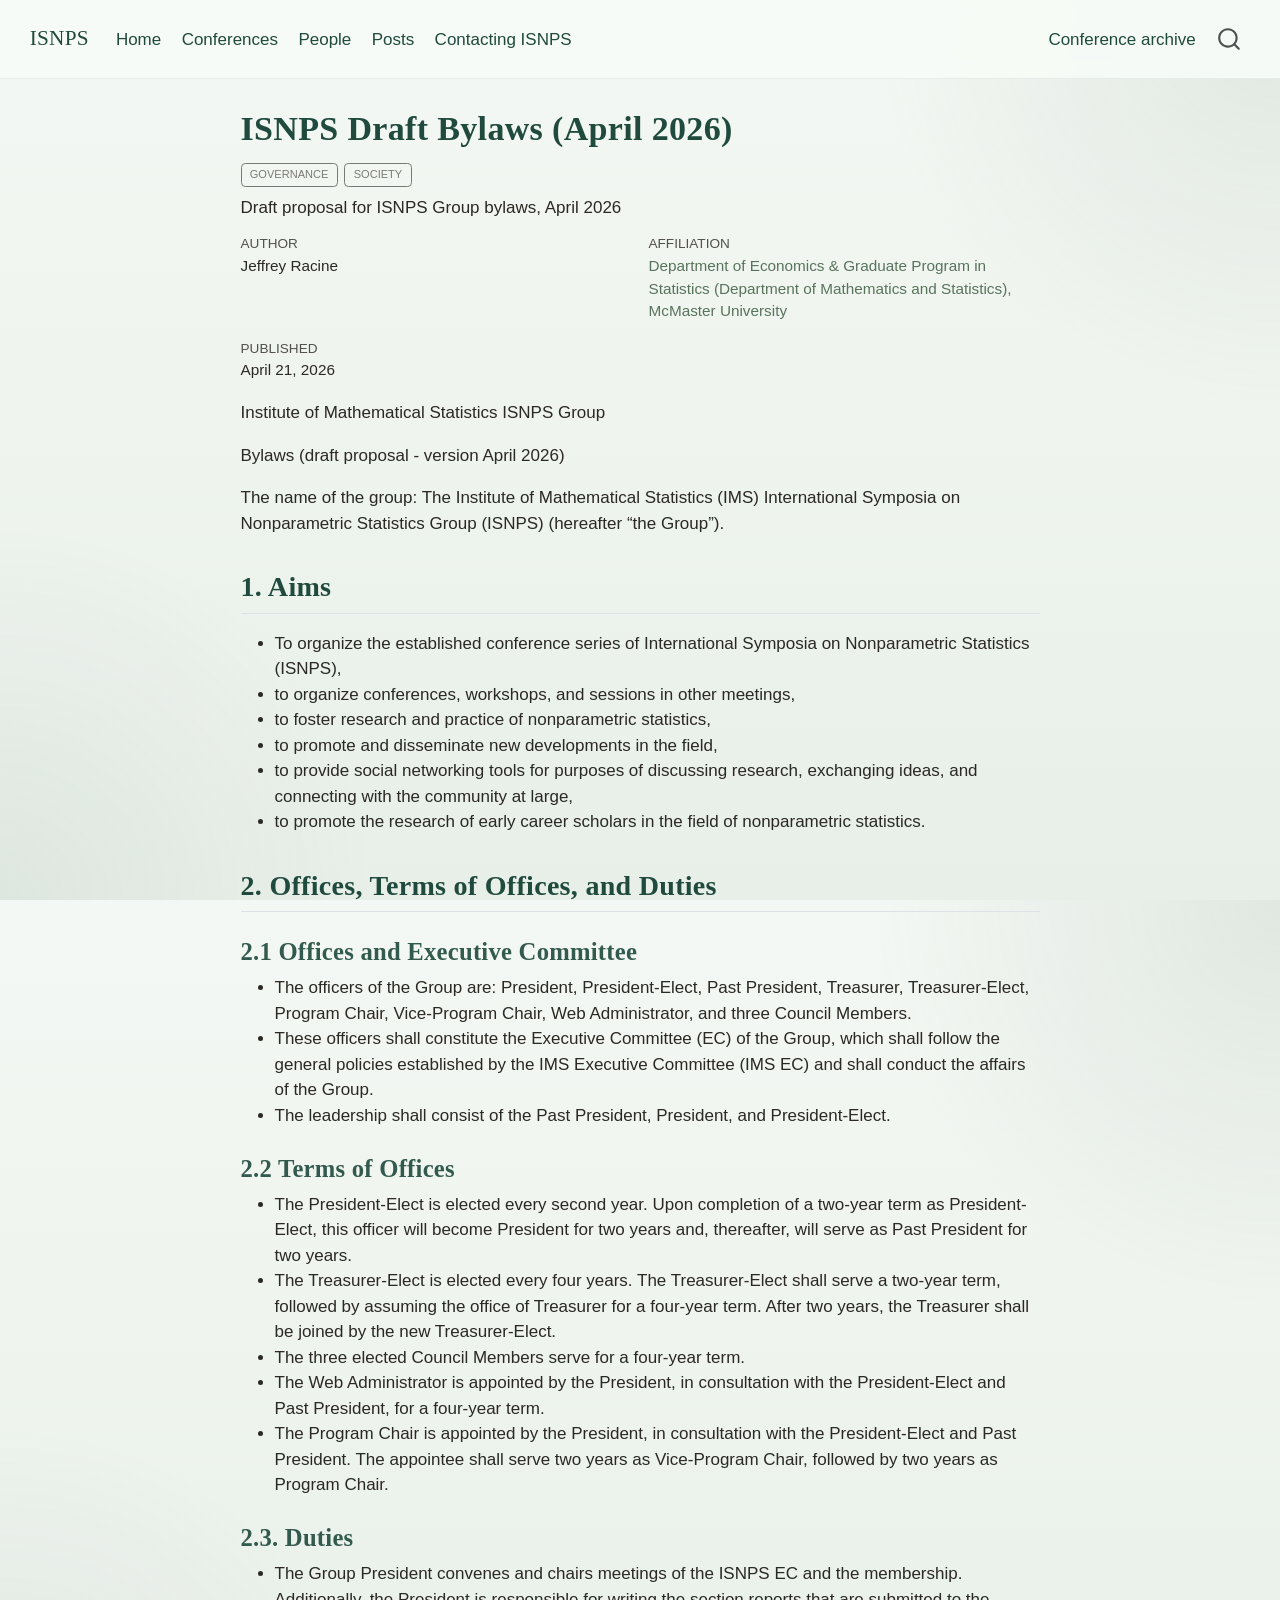
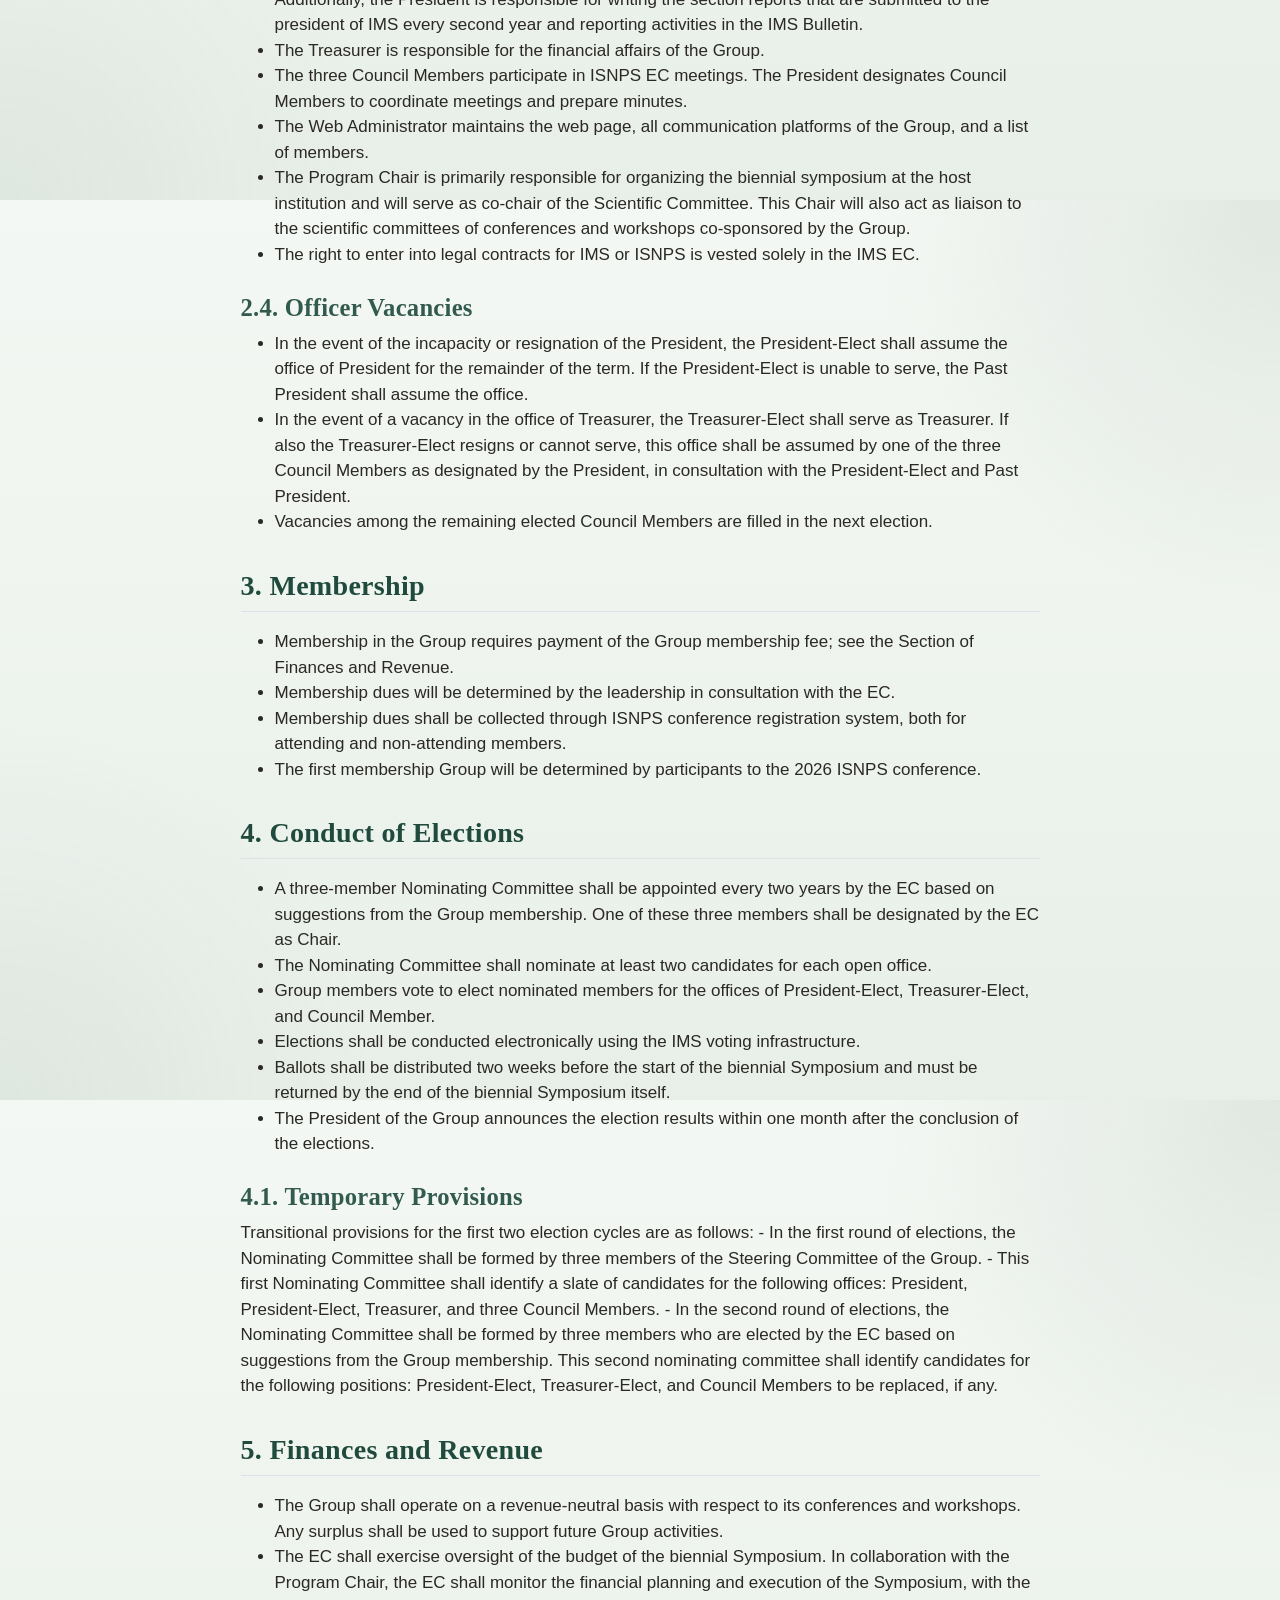
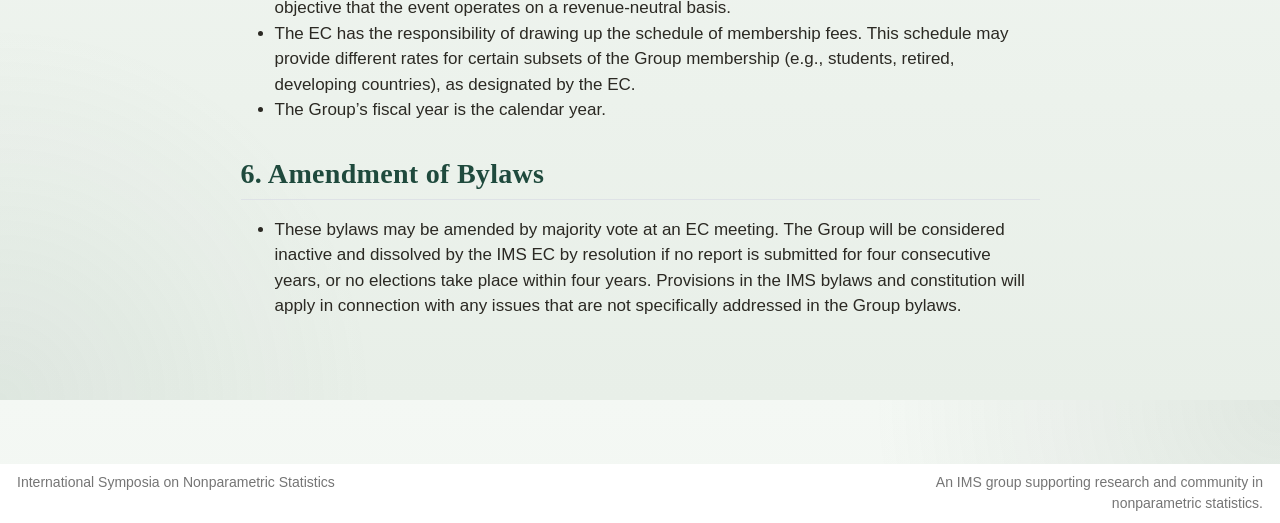
<file: docs/posts/2026-04-21-isnps-draft-bylaws/index.html>
<!DOCTYPE html>
<html xmlns="http://www.w3.org/1999/xhtml" lang="en" xml:lang="en"><head>

<meta charset="utf-8">
<meta name="generator" content="quarto-1.9.37">

<meta name="viewport" content="width=device-width, initial-scale=1.0, user-scalable=yes">

<meta name="author" content="Jeffrey Racine">
<meta name="dcterms.date" content="2026-04-21">
<meta name="description" content="Draft proposal for ISNPS Group bylaws, April 2026">

<title>ISNPS Draft Bylaws (April 2026) – ISNPS</title>
<style>
/* Default styles provided by pandoc.
** See https://pandoc.org/MANUAL.html#variables-for-html for config info.
*/
code{white-space: pre-wrap;}
span.smallcaps{font-variant: small-caps;}
div.columns{display: flex; gap: min(4vw, 1.5em);}
div.column{flex: auto; overflow-x: auto;}
div.hanging-indent{margin-left: 1.5em; text-indent: -1.5em;}
ul.task-list{list-style: none;}
ul.task-list li input[type="checkbox"] {
  width: 0.8em;
  margin: 0 0.8em 0.2em -1em; /* quarto-specific, see https://github.com/quarto-dev/quarto-cli/issues/4556 */ 
  vertical-align: middle;
}
</style>


<script src="../../site_libs/quarto-nav/quarto-nav.js"></script>
<script src="../../site_libs/quarto-nav/headroom.min.js"></script>
<script src="../../site_libs/clipboard/clipboard.min.js"></script>
<script src="../../site_libs/quarto-search/autocomplete.umd.js"></script>
<script src="../../site_libs/quarto-search/fuse.min.js"></script>
<script src="../../site_libs/quarto-search/quarto-search.js"></script>
<meta name="quarto:offset" content="../../">
<script src="../../site_libs/quarto-html/quarto.js" type="module"></script>
<script src="../../site_libs/quarto-html/tabsets/tabsets.js" type="module"></script>
<script src="../../site_libs/quarto-html/popper.min.js"></script>
<script src="../../site_libs/quarto-html/tippy.umd.min.js"></script>
<script src="../../site_libs/quarto-html/anchor.min.js"></script>
<link href="../../site_libs/quarto-html/tippy.css" rel="stylesheet">
<link href="../../site_libs/quarto-html/quarto-syntax-highlighting-7f8f88aac4f3542376d5c11b86a4c14d.css" rel="stylesheet" id="quarto-text-highlighting-styles">
<script src="../../site_libs/bootstrap/bootstrap.min.js"></script>
<link href="../../site_libs/bootstrap/bootstrap-icons.css" rel="stylesheet">
<link href="../../site_libs/bootstrap/bootstrap-99ae303eae55bd17ed04acc4dcb98adc.min.css" rel="stylesheet" append-hash="true" id="quarto-bootstrap" data-mode="light">
<script id="quarto-search-options" type="application/json">{
  "location": "navbar",
  "copy-button": false,
  "collapse-after": 3,
  "panel-placement": "end",
  "type": "overlay",
  "limit": 50,
  "keyboard-shortcut": [
    "f",
    "/",
    "s"
  ],
  "show-item-context": false,
  "language": {
    "search-no-results-text": "No results",
    "search-matching-documents-text": "matching documents",
    "search-copy-link-title": "Copy link to search",
    "search-hide-matches-text": "Hide additional matches",
    "search-more-match-text": "more match in this document",
    "search-more-matches-text": "more matches in this document",
    "search-clear-button-title": "Clear",
    "search-text-placeholder": "",
    "search-detached-cancel-button-title": "Cancel",
    "search-submit-button-title": "Submit",
    "search-label": "Search"
  }
}</script>
<style>html{ scroll-behavior: smooth; }</style>


<link rel="stylesheet" href="../../styles.css">
</head>

<body class="nav-fixed fullcontent quarto-light">

<div id="quarto-search-results"></div>
  <header id="quarto-header" class="headroom fixed-top">
    <nav class="navbar navbar-expand-lg " data-bs-theme="dark">
      <div class="navbar-container container-fluid">
      <div class="navbar-brand-container mx-auto">
    <a class="navbar-brand" href="../../index.html">
    <span class="navbar-title">ISNPS</span>
    </a>
  </div>
            <div id="quarto-search" class="" title="Search"></div>
          <button class="navbar-toggler" type="button" data-bs-toggle="collapse" data-bs-target="#navbarCollapse" aria-controls="navbarCollapse" role="menu" aria-expanded="false" aria-label="Toggle navigation" onclick="if (window.quartoToggleHeadroom) { window.quartoToggleHeadroom(); }">
  <span class="navbar-toggler-icon"></span>
</button>
          <div class="collapse navbar-collapse" id="navbarCollapse">
            <ul class="navbar-nav navbar-nav-scroll me-auto">
  <li class="nav-item">
    <a class="nav-link" href="../../index.html">
<span class="menu-text">Home</span></a>
  </li>  
  <li class="nav-item">
    <a class="nav-link" href="../../conferences.html">
<span class="menu-text">Conferences</span></a>
  </li>  
  <li class="nav-item">
    <a class="nav-link" href="../../people.html">
<span class="menu-text">People</span></a>
  </li>  
  <li class="nav-item">
    <a class="nav-link" href="../../posts.html">
<span class="menu-text">Posts</span></a>
  </li>  
  <li class="nav-item">
    <a class="nav-link" href="../../contact.html">
<span class="menu-text">Contacting ISNPS</span></a>
  </li>  
</ul>
            <ul class="navbar-nav navbar-nav-scroll ms-auto">
  <li class="nav-item">
    <a class="nav-link" href="../../conferences.html">
<span class="menu-text">Conference archive</span></a>
  </li>  
</ul>
          </div> <!-- /navcollapse -->
            <div class="quarto-navbar-tools">
</div>
      </div> <!-- /container-fluid -->
    </nav>
</header>
<!-- content -->
<div id="quarto-content" class="quarto-container page-columns page-rows-contents page-layout-article page-navbar">
<!-- sidebar -->
<!-- margin-sidebar -->
    
<!-- main -->
<main class="content" id="quarto-document-content">

<header id="title-block-header" class="quarto-title-block default">
<div class="quarto-title">
<h1 class="title">ISNPS Draft Bylaws (April 2026)</h1>
  <div class="quarto-categories">
    <div class="quarto-category">Governance</div>
    <div class="quarto-category">Society</div>
  </div>
  </div>

<div>
  <div class="description">
    Draft proposal for ISNPS Group bylaws, April 2026
  </div>
</div>

<div class="quarto-title-meta-author">
  <div class="quarto-title-meta-heading">Author</div>
  <div class="quarto-title-meta-heading">Affiliation</div>
  
    <div class="quarto-title-meta-contents">
    <p class="author">Jeffrey Racine </p>
  </div>
  <div class="quarto-title-meta-contents">
        <p class="affiliation">
            <a href="https://experts.mcmaster.ca/people/racinej">
            Department of Economics &amp; Graduate Program in Statistics (Department of Mathematics and Statistics), McMaster University
            </a>
          </p>
      </div>
  </div>

<div class="quarto-title-meta">

      
    <div>
    <div class="quarto-title-meta-heading">Published</div>
    <div class="quarto-title-meta-contents">
      <p class="date">April 21, 2026</p>
    </div>
  </div>
  
    
  </div>
  


</header>


<p>Institute of Mathematical Statistics ISNPS Group</p>
<p>Bylaws (draft proposal - version April 2026)</p>
<p>The name of the group: The Institute of Mathematical Statistics (IMS) International Symposia on Nonparametric Statistics Group (ISNPS) (hereafter “the Group”).</p>
<section id="aims" class="level2">
<h2 class="anchored" data-anchor-id="aims">1. Aims</h2>
<ul>
<li>To organize the established conference series of International Symposia on Nonparametric Statistics (ISNPS),</li>
<li>to organize conferences, workshops, and sessions in other meetings,</li>
<li>to foster research and practice of nonparametric statistics,</li>
<li>to promote and disseminate new developments in the field,</li>
<li>to provide social networking tools for purposes of discussing research, exchanging ideas, and connecting with the community at large,</li>
<li>to promote the research of early career scholars in the field of nonparametric statistics.</li>
</ul>
</section>
<section id="offices-terms-of-offices-and-duties" class="level2">
<h2 class="anchored" data-anchor-id="offices-terms-of-offices-and-duties">2. Offices, Terms of Offices, and Duties</h2>
<section id="offices-and-executive-committee" class="level3">
<h3 class="anchored" data-anchor-id="offices-and-executive-committee">2.1 Offices and Executive Committee</h3>
<ul>
<li>The officers of the Group are: President, President-Elect, Past President, Treasurer, Treasurer-Elect, Program Chair, Vice-Program Chair, Web Administrator, and three Council Members.</li>
<li>These officers shall constitute the Executive Committee (EC) of the Group, which shall follow the general policies established by the IMS Executive Committee (IMS EC) and shall conduct the affairs of the Group.</li>
<li>The leadership shall consist of the Past President, President, and President-Elect.</li>
</ul>
</section>
<section id="terms-of-offices" class="level3">
<h3 class="anchored" data-anchor-id="terms-of-offices">2.2 Terms of Offices</h3>
<ul>
<li>The President-Elect is elected every second year. Upon completion of a two-year term as President-Elect, this officer will become President for two years and, thereafter, will serve as Past President for two years.</li>
<li>The Treasurer-Elect is elected every four years. The Treasurer-Elect shall serve a two-year term, followed by assuming the office of Treasurer for a four-year term. After two years, the Treasurer shall be joined by the new Treasurer-Elect.</li>
<li>The three elected Council Members serve for a four-year term.</li>
<li>The Web Administrator is appointed by the President, in consultation with the President-Elect and Past President, for a four-year term.</li>
<li>The Program Chair is appointed by the President, in consultation with the President-Elect and Past President. The appointee shall serve two years as Vice-Program Chair, followed by two years as Program Chair.</li>
</ul>
</section>
<section id="duties" class="level3">
<h3 class="anchored" data-anchor-id="duties">2.3. Duties</h3>
<ul>
<li>The Group President convenes and chairs meetings of the ISNPS EC and the membership. Additionally, the President is responsible for writing the section reports that are submitted to the president of IMS every second year and reporting activities in the IMS Bulletin.</li>
<li>The Treasurer is responsible for the financial affairs of the Group.</li>
<li>The three Council Members participate in ISNPS EC meetings. The President designates Council Members to coordinate meetings and prepare minutes.</li>
<li>The Web Administrator maintains the web page, all communication platforms of the Group, and a list of members.</li>
<li>The Program Chair is primarily responsible for organizing the biennial symposium at the host institution and will serve as co-chair of the Scientific Committee. This Chair will also act as liaison to the scientific committees of conferences and workshops co-sponsored by the Group.</li>
<li>The right to enter into legal contracts for IMS or ISNPS is vested solely in the IMS EC.</li>
</ul>
</section>
<section id="officer-vacancies" class="level3">
<h3 class="anchored" data-anchor-id="officer-vacancies">2.4. Officer Vacancies</h3>
<ul>
<li>In the event of the incapacity or resignation of the President, the President-Elect shall assume the office of President for the remainder of the term. If the President-Elect is unable to serve, the Past President shall assume the office.</li>
<li>In the event of a vacancy in the office of Treasurer, the Treasurer-Elect shall serve as Treasurer. If also the Treasurer-Elect resigns or cannot serve, this office shall be assumed by one of the three Council Members as designated by the President, in consultation with the President-Elect and Past President.</li>
<li>Vacancies among the remaining elected Council Members are filled in the next election.</li>
</ul>
</section>
</section>
<section id="membership" class="level2">
<h2 class="anchored" data-anchor-id="membership">3. Membership</h2>
<ul>
<li>Membership in the Group requires payment of the Group membership fee; see the Section of Finances and Revenue.</li>
<li>Membership dues will be determined by the leadership in consultation with the EC.</li>
<li>Membership dues shall be collected through ISNPS conference registration system, both for attending and non-attending members.</li>
<li>The first membership Group will be determined by participants to the 2026 ISNPS conference.</li>
</ul>
</section>
<section id="conduct-of-elections" class="level2">
<h2 class="anchored" data-anchor-id="conduct-of-elections">4. Conduct of Elections</h2>
<ul>
<li>A three-member Nominating Committee shall be appointed every two years by the EC based on suggestions from the Group membership. One of these three members shall be designated by the EC as Chair.</li>
<li>The Nominating Committee shall nominate at least two candidates for each open office.</li>
<li>Group members vote to elect nominated members for the offices of President-Elect, Treasurer-Elect, and Council Member.</li>
<li>Elections shall be conducted electronically using the IMS voting infrastructure.</li>
<li>Ballots shall be distributed two weeks before the start of the biennial Symposium and must be returned by the end of the biennial Symposium itself.</li>
<li>The President of the Group announces the election results within one month after the conclusion of the elections.</li>
</ul>
<section id="temporary-provisions" class="level3">
<h3 class="anchored" data-anchor-id="temporary-provisions">4.1. Temporary Provisions</h3>
<p>Transitional provisions for the first two election cycles are as follows: - In the first round of elections, the Nominating Committee shall be formed by three members of the Steering Committee of the Group. - This first Nominating Committee shall identify a slate of candidates for the following offices: President, President-Elect, Treasurer, and three Council Members. - In the second round of elections, the Nominating Committee shall be formed by three members who are elected by the EC based on suggestions from the Group membership. This second nominating committee shall identify candidates for the following positions: President-Elect, Treasurer-Elect, and Council Members to be replaced, if any.</p>
</section>
</section>
<section id="finances-and-revenue" class="level2">
<h2 class="anchored" data-anchor-id="finances-and-revenue">5. Finances and Revenue</h2>
<ul>
<li>The Group shall operate on a revenue-neutral basis with respect to its conferences and workshops. Any surplus shall be used to support future Group activities.</li>
<li>The EC shall exercise oversight of the budget of the biennial Symposium. In collaboration with the Program Chair, the EC shall monitor the financial planning and execution of the Symposium, with the objective that the event operates on a revenue-neutral basis.</li>
<li>The EC has the responsibility of drawing up the schedule of membership fees. This schedule may provide different rates for certain subsets of the Group membership (e.g., students, retired, developing countries), as designated by the EC.</li>
<li>The Group’s fiscal year is the calendar year.</li>
</ul>
</section>
<section id="amendment-of-bylaws" class="level2">
<h2 class="anchored" data-anchor-id="amendment-of-bylaws">6. Amendment of Bylaws</h2>
<ul>
<li>These bylaws may be amended by majority vote at an EC meeting. The Group will be considered inactive and dissolved by the IMS EC by resolution if no report is submitted for four consecutive years, or no elections take place within four years. Provisions in the IMS bylaws and constitution will apply in connection with any issues that are not specifically addressed in the Group bylaws.</li>
</ul>


</section>

</main> <!-- /main -->
<script id="quarto-html-after-body" type="application/javascript">
  window.document.addEventListener("DOMContentLoaded", function (event) {
    const icon = "";
    const anchorJS = new window.AnchorJS();
    anchorJS.options = {
      placement: 'right',
      icon: icon
    };
    anchorJS.add('.anchored');
    const isCodeAnnotation = (el) => {
      for (const clz of el.classList) {
        if (clz.startsWith('code-annotation-')) {                     
          return true;
        }
      }
      return false;
    }
    const onCopySuccess = function(e) {
      // button target
      const button = e.trigger;
      // don't keep focus
      button.blur();
      // flash "checked"
      button.classList.add('code-copy-button-checked');
      var currentTitle = button.getAttribute("title");
      button.setAttribute("title", "Copied!");
      let tooltip;
      if (window.bootstrap) {
        button.setAttribute("data-bs-toggle", "tooltip");
        button.setAttribute("data-bs-placement", "left");
        button.setAttribute("data-bs-title", "Copied!");
        tooltip = new bootstrap.Tooltip(button, 
          { trigger: "manual", 
            customClass: "code-copy-button-tooltip",
            offset: [0, -8]});
        tooltip.show();    
      }
      setTimeout(function() {
        if (tooltip) {
          tooltip.hide();
          button.removeAttribute("data-bs-title");
          button.removeAttribute("data-bs-toggle");
          button.removeAttribute("data-bs-placement");
        }
        button.setAttribute("title", currentTitle);
        button.classList.remove('code-copy-button-checked');
      }, 1000);
      // clear code selection
      e.clearSelection();
    }
    const getTextToCopy = function(trigger) {
      const outerScaffold = trigger.parentElement.cloneNode(true);
      const codeEl = outerScaffold.querySelector('code');
      for (const childEl of codeEl.children) {
        if (isCodeAnnotation(childEl)) {
          childEl.remove();
        }
      }
      return codeEl.innerText;
    }
    const clipboard = new window.ClipboardJS('.code-copy-button:not([data-in-quarto-modal])', {
      text: getTextToCopy
    });
    clipboard.on('success', onCopySuccess);
    if (window.document.getElementById('quarto-embedded-source-code-modal')) {
      const clipboardModal = new window.ClipboardJS('.code-copy-button[data-in-quarto-modal]', {
        text: getTextToCopy,
        container: window.document.getElementById('quarto-embedded-source-code-modal')
      });
      clipboardModal.on('success', onCopySuccess);
    }
      var localhostRegex = new RegExp(/^(?:http|https):\/\/localhost\:?[0-9]*\//);
      var mailtoRegex = new RegExp(/^mailto:/);
        var filterRegex = new RegExp('/' + window.location.host + '/');
      var isInternal = (href) => {
          return filterRegex.test(href) || localhostRegex.test(href) || mailtoRegex.test(href);
      }
      // Inspect non-navigation links and adorn them if external
     var links = window.document.querySelectorAll('a[href]:not(.nav-link):not(.navbar-brand):not(.toc-action):not(.sidebar-link):not(.sidebar-item-toggle):not(.pagination-link):not(.no-external):not([aria-hidden]):not(.dropdown-item):not(.quarto-navigation-tool):not(.about-link)');
      for (var i=0; i<links.length; i++) {
        const link = links[i];
        if (!isInternal(link.href)) {
          // undo the damage that might have been done by quarto-nav.js in the case of
          // links that we want to consider external
          if (link.dataset.originalHref !== undefined) {
            link.href = link.dataset.originalHref;
          }
        }
      }
    function tippyHover(el, contentFn, onTriggerFn, onUntriggerFn) {
      const config = {
        allowHTML: true,
        maxWidth: 500,
        delay: 100,
        arrow: false,
        appendTo: function(el) {
            return el.parentElement;
        },
        interactive: true,
        interactiveBorder: 10,
        theme: 'quarto',
        placement: 'bottom-start',
      };
      if (contentFn) {
        config.content = contentFn;
      }
      if (onTriggerFn) {
        config.onTrigger = onTriggerFn;
      }
      if (onUntriggerFn) {
        config.onUntrigger = onUntriggerFn;
      }
      window.tippy(el, config); 
    }
    const noterefs = window.document.querySelectorAll('a[role="doc-noteref"]');
    for (var i=0; i<noterefs.length; i++) {
      const ref = noterefs[i];
      tippyHover(ref, function() {
        // use id or data attribute instead here
        let href = ref.getAttribute('data-footnote-href') || ref.getAttribute('href');
        try { href = new URL(href).hash; } catch {}
        const id = href.replace(/^#\/?/, "");
        const note = window.document.getElementById(id);
        if (note) {
          return note.innerHTML;
        } else {
          return "";
        }
      });
    }
    const xrefs = window.document.querySelectorAll('a.quarto-xref');
    const processXRef = (id, note) => {
      // Strip column container classes
      const stripColumnClz = (el) => {
        el.classList.remove("page-full", "page-columns");
        if (el.children) {
          for (const child of el.children) {
            stripColumnClz(child);
          }
        }
      }
      stripColumnClz(note)
      if (id === null || id.startsWith('sec-')) {
        // Special case sections, only their first couple elements
        const container = document.createElement("div");
        if (note.children && note.children.length > 2) {
          container.appendChild(note.children[0].cloneNode(true));
          for (let i = 1; i < note.children.length; i++) {
            const child = note.children[i];
            if (child.tagName === "P" && child.innerText === "") {
              continue;
            } else {
              container.appendChild(child.cloneNode(true));
              break;
            }
          }
          if (window.Quarto?.typesetMath) {
            window.Quarto.typesetMath(container);
          }
          return container.innerHTML
        } else {
          if (window.Quarto?.typesetMath) {
            window.Quarto.typesetMath(note);
          }
          return note.innerHTML;
        }
      } else {
        // Remove any anchor links if they are present
        const anchorLink = note.querySelector('a.anchorjs-link');
        if (anchorLink) {
          anchorLink.remove();
        }
        if (window.Quarto?.typesetMath) {
          window.Quarto.typesetMath(note);
        }
        if (note.classList.contains("callout")) {
          return note.outerHTML;
        } else {
          return note.innerHTML;
        }
      }
    }
    for (var i=0; i<xrefs.length; i++) {
      const xref = xrefs[i];
      tippyHover(xref, undefined, function(instance) {
        instance.disable();
        let url = xref.getAttribute('href');
        let hash = undefined; 
        if (url.startsWith('#')) {
          hash = url;
        } else {
          try { hash = new URL(url).hash; } catch {}
        }
        if (hash) {
          const id = hash.replace(/^#\/?/, "");
          const note = window.document.getElementById(id);
          if (note !== null) {
            try {
              const html = processXRef(id, note.cloneNode(true));
              instance.setContent(html);
            } finally {
              instance.enable();
              instance.show();
            }
          } else {
            // See if we can fetch this
            fetch(url.split('#')[0])
            .then(res => res.text())
            .then(html => {
              const parser = new DOMParser();
              const htmlDoc = parser.parseFromString(html, "text/html");
              const note = htmlDoc.getElementById(id);
              if (note !== null) {
                const html = processXRef(id, note);
                instance.setContent(html);
              } 
            }).finally(() => {
              instance.enable();
              instance.show();
            });
          }
        } else {
          // See if we can fetch a full url (with no hash to target)
          // This is a special case and we should probably do some content thinning / targeting
          fetch(url)
          .then(res => res.text())
          .then(html => {
            const parser = new DOMParser();
            const htmlDoc = parser.parseFromString(html, "text/html");
            const note = htmlDoc.querySelector('main.content');
            if (note !== null) {
              // This should only happen for chapter cross references
              // (since there is no id in the URL)
              // remove the first header
              if (note.children.length > 0 && note.children[0].tagName === "HEADER") {
                note.children[0].remove();
              }
              const html = processXRef(null, note);
              instance.setContent(html);
            } 
          }).finally(() => {
            instance.enable();
            instance.show();
          });
        }
      }, function(instance) {
      });
    }
        let selectedAnnoteEl;
        const selectorForAnnotation = ( cell, annotation) => {
          let cellAttr = 'data-code-cell="' + cell + '"';
          let lineAttr = 'data-code-annotation="' +  annotation + '"';
          const selector = 'span[' + cellAttr + '][' + lineAttr + ']';
          return selector;
        }
        const selectCodeLines = (annoteEl) => {
          const doc = window.document;
          const targetCell = annoteEl.getAttribute("data-target-cell");
          const targetAnnotation = annoteEl.getAttribute("data-target-annotation");
          const annoteSpan = window.document.querySelector(selectorForAnnotation(targetCell, targetAnnotation));
          const lines = annoteSpan.getAttribute("data-code-lines").split(",");
          const lineIds = lines.map((line) => {
            return targetCell + "-" + line;
          })
          let top = null;
          let height = null;
          let parent = null;
          if (lineIds.length > 0) {
              //compute the position of the single el (top and bottom and make a div)
              const el = window.document.getElementById(lineIds[0]);
              top = el.offsetTop;
              height = el.offsetHeight;
              parent = el.parentElement.parentElement;
            if (lineIds.length > 1) {
              const lastEl = window.document.getElementById(lineIds[lineIds.length - 1]);
              const bottom = lastEl.offsetTop + lastEl.offsetHeight;
              height = bottom - top;
            }
            if (top !== null && height !== null && parent !== null) {
              // cook up a div (if necessary) and position it 
              let div = window.document.getElementById("code-annotation-line-highlight");
              if (div === null) {
                div = window.document.createElement("div");
                div.setAttribute("id", "code-annotation-line-highlight");
                div.style.position = 'absolute';
                parent.appendChild(div);
              }
              div.style.top = top - 2 + "px";
              div.style.height = height + 4 + "px";
              div.style.left = 0;
              let gutterDiv = window.document.getElementById("code-annotation-line-highlight-gutter");
              if (gutterDiv === null) {
                gutterDiv = window.document.createElement("div");
                gutterDiv.setAttribute("id", "code-annotation-line-highlight-gutter");
                gutterDiv.style.position = 'absolute';
                const codeCell = window.document.getElementById(targetCell);
                const gutter = codeCell.querySelector('.code-annotation-gutter');
                gutter.appendChild(gutterDiv);
              }
              gutterDiv.style.top = top - 2 + "px";
              gutterDiv.style.height = height + 4 + "px";
            }
            selectedAnnoteEl = annoteEl;
          }
        };
        const unselectCodeLines = () => {
          const elementsIds = ["code-annotation-line-highlight", "code-annotation-line-highlight-gutter"];
          elementsIds.forEach((elId) => {
            const div = window.document.getElementById(elId);
            if (div) {
              div.remove();
            }
          });
          selectedAnnoteEl = undefined;
        };
          // Handle positioning of the toggle
      window.addEventListener(
        "resize",
        throttle(() => {
          elRect = undefined;
          if (selectedAnnoteEl) {
            selectCodeLines(selectedAnnoteEl);
          }
        }, 10)
      );
      function throttle(fn, ms) {
      let throttle = false;
      let timer;
        return (...args) => {
          if(!throttle) { // first call gets through
              fn.apply(this, args);
              throttle = true;
          } else { // all the others get throttled
              if(timer) clearTimeout(timer); // cancel #2
              timer = setTimeout(() => {
                fn.apply(this, args);
                timer = throttle = false;
              }, ms);
          }
        };
      }
        // Attach click handler to the DT
        const annoteDls = window.document.querySelectorAll('dt[data-target-cell]');
        for (const annoteDlNode of annoteDls) {
          annoteDlNode.addEventListener('click', (event) => {
            const clickedEl = event.target;
            if (clickedEl !== selectedAnnoteEl) {
              unselectCodeLines();
              const activeEl = window.document.querySelector('dt[data-target-cell].code-annotation-active');
              if (activeEl) {
                activeEl.classList.remove('code-annotation-active');
              }
              selectCodeLines(clickedEl);
              clickedEl.classList.add('code-annotation-active');
            } else {
              // Unselect the line
              unselectCodeLines();
              clickedEl.classList.remove('code-annotation-active');
            }
          });
        }
    const findCites = (el) => {
      const parentEl = el.parentElement;
      if (parentEl) {
        const cites = parentEl.dataset.cites;
        if (cites) {
          return {
            el,
            cites: cites.split(' ')
          };
        } else {
          return findCites(el.parentElement)
        }
      } else {
        return undefined;
      }
    };
    var bibliorefs = window.document.querySelectorAll('a[role="doc-biblioref"]');
    for (var i=0; i<bibliorefs.length; i++) {
      const ref = bibliorefs[i];
      const citeInfo = findCites(ref);
      if (citeInfo) {
        tippyHover(citeInfo.el, function() {
          var popup = window.document.createElement('div');
          citeInfo.cites.forEach(function(cite) {
            var citeDiv = window.document.createElement('div');
            citeDiv.classList.add('hanging-indent');
            citeDiv.classList.add('csl-entry');
            var biblioDiv = window.document.getElementById('ref-' + cite);
            if (biblioDiv) {
              citeDiv.innerHTML = biblioDiv.innerHTML;
            }
            popup.appendChild(citeDiv);
          });
          return popup.innerHTML;
        });
      }
    }
  });
  </script>
</div> <!-- /content -->
<footer class="footer">
  <div class="nav-footer">
    <div class="nav-footer-left">
<p>International Symposia on Nonparametric Statistics</p>
</div>   
    <div class="nav-footer-center">
      &nbsp;
    </div>
    <div class="nav-footer-right">
<p>An IMS group supporting research and community in nonparametric statistics.</p>
</div>
  </div>
</footer>




<script src="../../site_libs/quarto-html/zenscroll-min.js"></script>
</body></html>
</file>
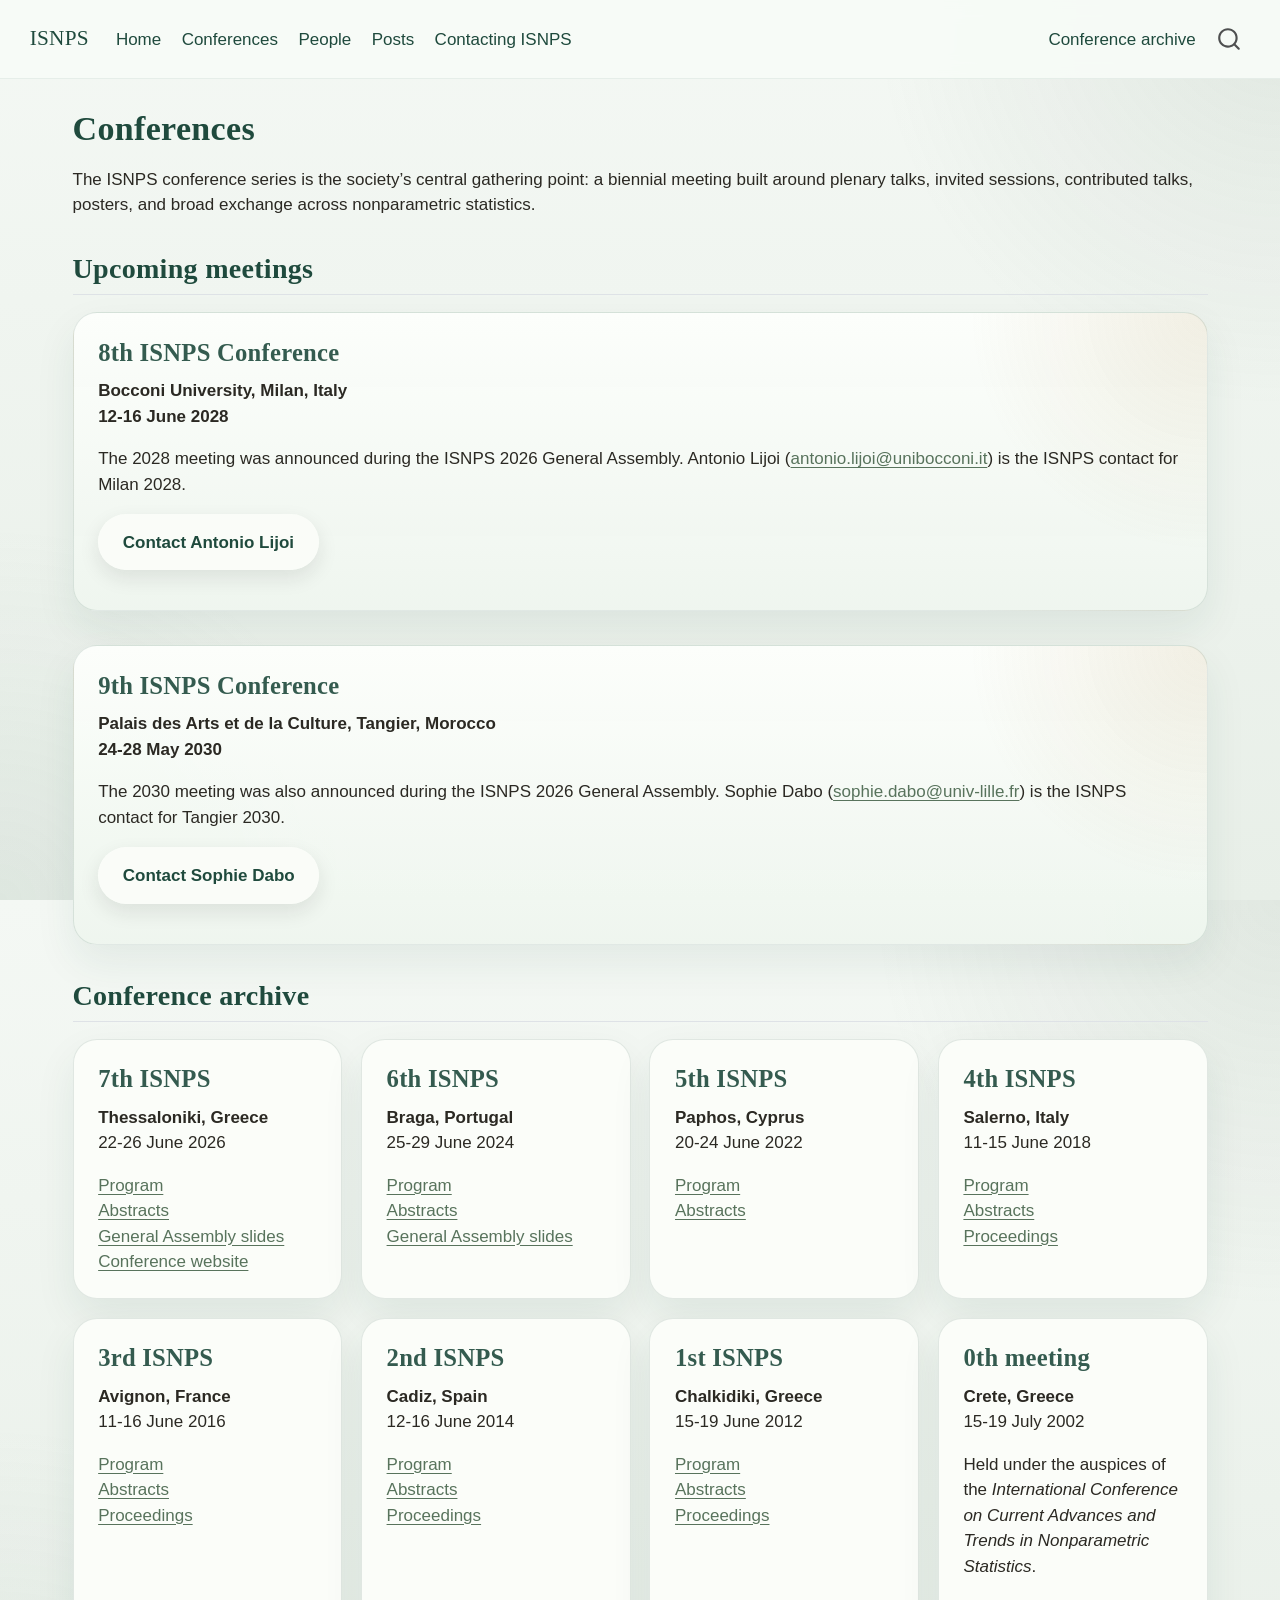
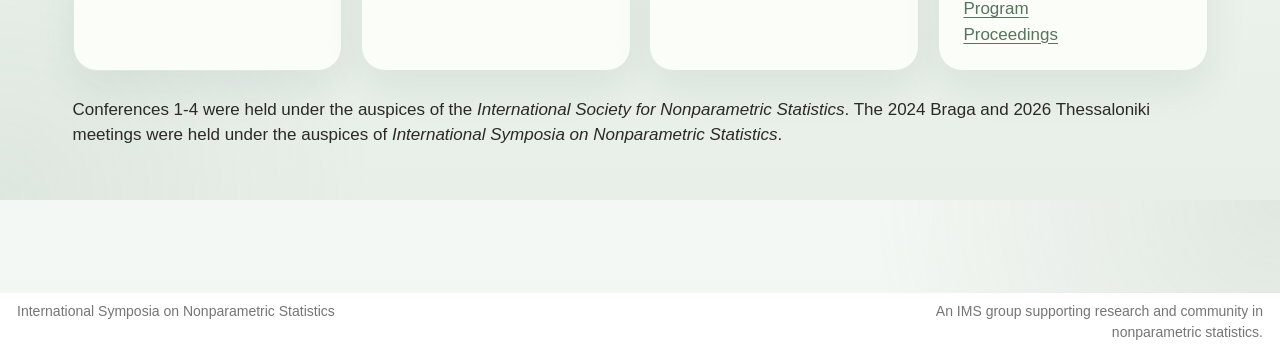
<file: docs/conferences.html>
<!DOCTYPE html>
<html xmlns="http://www.w3.org/1999/xhtml" lang="en" xml:lang="en"><head>

<meta charset="utf-8">
<meta name="generator" content="quarto-1.9.37">

<meta name="viewport" content="width=device-width, initial-scale=1.0, user-scalable=yes">


<title>Conferences – ISNPS</title>
<style>
/* Default styles provided by pandoc.
** See https://pandoc.org/MANUAL.html#variables-for-html for config info.
*/
code{white-space: pre-wrap;}
span.smallcaps{font-variant: small-caps;}
div.columns{display: flex; gap: min(4vw, 1.5em);}
div.column{flex: auto; overflow-x: auto;}
div.hanging-indent{margin-left: 1.5em; text-indent: -1.5em;}
ul.task-list{list-style: none;}
ul.task-list li input[type="checkbox"] {
  width: 0.8em;
  margin: 0 0.8em 0.2em -1em; /* quarto-specific, see https://github.com/quarto-dev/quarto-cli/issues/4556 */ 
  vertical-align: middle;
}
</style>


<script src="site_libs/quarto-nav/quarto-nav.js"></script>
<script src="site_libs/quarto-nav/headroom.min.js"></script>
<script src="site_libs/clipboard/clipboard.min.js"></script>
<script src="site_libs/quarto-search/autocomplete.umd.js"></script>
<script src="site_libs/quarto-search/fuse.min.js"></script>
<script src="site_libs/quarto-search/quarto-search.js"></script>
<meta name="quarto:offset" content="./">
<script src="site_libs/quarto-html/quarto.js" type="module"></script>
<script src="site_libs/quarto-html/tabsets/tabsets.js" type="module"></script>
<script src="site_libs/quarto-html/popper.min.js"></script>
<script src="site_libs/quarto-html/tippy.umd.min.js"></script>
<script src="site_libs/quarto-html/anchor.min.js"></script>
<link href="site_libs/quarto-html/tippy.css" rel="stylesheet">
<link href="site_libs/quarto-html/quarto-syntax-highlighting-7f8f88aac4f3542376d5c11b86a4c14d.css" rel="stylesheet" id="quarto-text-highlighting-styles">
<script src="site_libs/bootstrap/bootstrap.min.js"></script>
<link href="site_libs/bootstrap/bootstrap-icons.css" rel="stylesheet">
<link href="site_libs/bootstrap/bootstrap-99ae303eae55bd17ed04acc4dcb98adc.min.css" rel="stylesheet" append-hash="true" id="quarto-bootstrap" data-mode="light">
<script id="quarto-search-options" type="application/json">{
  "location": "navbar",
  "copy-button": false,
  "collapse-after": 3,
  "panel-placement": "end",
  "type": "overlay",
  "limit": 50,
  "keyboard-shortcut": [
    "f",
    "/",
    "s"
  ],
  "show-item-context": false,
  "language": {
    "search-no-results-text": "No results",
    "search-matching-documents-text": "matching documents",
    "search-copy-link-title": "Copy link to search",
    "search-hide-matches-text": "Hide additional matches",
    "search-more-match-text": "more match in this document",
    "search-more-matches-text": "more matches in this document",
    "search-clear-button-title": "Clear",
    "search-text-placeholder": "",
    "search-detached-cancel-button-title": "Cancel",
    "search-submit-button-title": "Submit",
    "search-label": "Search"
  }
}</script>
<style>html{ scroll-behavior: smooth; }</style>


<link rel="stylesheet" href="styles.css">
</head>

<body class="nav-fixed quarto-light">

<div id="quarto-search-results"></div>
  <header id="quarto-header" class="headroom fixed-top">
    <nav class="navbar navbar-expand-lg " data-bs-theme="dark">
      <div class="navbar-container container-fluid">
      <div class="navbar-brand-container mx-auto">
    <a class="navbar-brand" href="./index.html">
    <span class="navbar-title">ISNPS</span>
    </a>
  </div>
            <div id="quarto-search" class="" title="Search"></div>
          <button class="navbar-toggler" type="button" data-bs-toggle="collapse" data-bs-target="#navbarCollapse" aria-controls="navbarCollapse" role="menu" aria-expanded="false" aria-label="Toggle navigation" onclick="if (window.quartoToggleHeadroom) { window.quartoToggleHeadroom(); }">
  <span class="navbar-toggler-icon"></span>
</button>
          <div class="collapse navbar-collapse" id="navbarCollapse">
            <ul class="navbar-nav navbar-nav-scroll me-auto">
  <li class="nav-item">
    <a class="nav-link" href="./index.html">
<span class="menu-text">Home</span></a>
  </li>  
  <li class="nav-item">
    <a class="nav-link active" href="./conferences.html" aria-current="page"> 
<span class="menu-text">Conferences</span></a>
  </li>  
  <li class="nav-item">
    <a class="nav-link" href="./people.html">
<span class="menu-text">People</span></a>
  </li>  
  <li class="nav-item">
    <a class="nav-link" href="./posts.html">
<span class="menu-text">Posts</span></a>
  </li>  
  <li class="nav-item">
    <a class="nav-link" href="./contact.html">
<span class="menu-text">Contacting ISNPS</span></a>
  </li>  
</ul>
            <ul class="navbar-nav navbar-nav-scroll ms-auto">
  <li class="nav-item">
    <a class="nav-link" href="./conferences.html">
<span class="menu-text">Conference archive</span></a>
  </li>  
</ul>
          </div> <!-- /navcollapse -->
            <div class="quarto-navbar-tools">
</div>
      </div> <!-- /container-fluid -->
    </nav>
</header>
<!-- content -->
<div id="quarto-content" class="quarto-container page-columns page-rows-contents page-layout-full page-navbar">
<!-- sidebar -->
<!-- margin-sidebar -->
    
<!-- main -->
<main class="content column-page" id="quarto-document-content">

<header id="title-block-header" class="quarto-title-block default">
<div class="quarto-title">
<h1 class="title">Conferences</h1>
</div>



<div class="quarto-title-meta column-page">

    
  
    
  </div>
  


</header>


<p>The ISNPS conference series is the society’s central gathering point: a biennial meeting built around plenary talks, invited sessions, contributed talks, posters, and broad exchange across nonparametric statistics.</p>
<section id="upcoming-meetings" class="level2">
<h2 class="anchored" data-anchor-id="upcoming-meetings">Upcoming meetings</h2>
<section id="th-isnps-conference" class="level3 conference-spotlight">
<h3 class="anchored" data-anchor-id="th-isnps-conference">8th ISNPS Conference</h3>
<p><strong>Bocconi University, Milan, Italy</strong><br>
<strong>12-16 June 2028</strong></p>
<p>The 2028 meeting was announced during the ISNPS 2026 General Assembly. Antonio Lijoi (<a href="mailto:antonio.lijoi@unibocconi.it">antonio.lijoi@unibocconi.it</a>) is the ISNPS contact for Milan 2028.</p>
<p><a href="mailto:antonio.lijoi@unibocconi.it" class="button button-primary">Contact Antonio Lijoi</a></p>
</section>
<section id="th-isnps-conference-1" class="level3 conference-spotlight">
<h3 class="anchored" data-anchor-id="th-isnps-conference-1">9th ISNPS Conference</h3>
<p><strong>Palais des Arts et de la Culture, Tangier, Morocco</strong><br>
<strong>24-28 May 2030</strong></p>
<p>The 2030 meeting was also announced during the ISNPS 2026 General Assembly. Sophie Dabo (<a href="mailto:sophie.dabo@univ-lille.fr">sophie.dabo@univ-lille.fr</a>) is the ISNPS contact for Tangier 2030.</p>
<p><a href="mailto:sophie.dabo@univ-lille.fr" class="button button-primary">Contact Sophie Dabo</a></p>
</section>
</section>
<section id="conference-archive" class="level2">
<h2 class="anchored" data-anchor-id="conference-archive">Conference archive</h2>
<div class="conference-grid">
<section id="th-isnps" class="level3 conference-card">
<h3 class="anchored" data-anchor-id="th-isnps">7th ISNPS</h3>
<p><strong>Thessaloniki, Greece</strong><br>
22-26 June 2026</p>
<p><a href="programs/thessaloniki_program_2026.pdf">Program</a><br>
<a href="programs/thessaloniki_abstracts_2026.pdf">Abstracts</a><br>
<a href="programs/thessaloniki_ga_2026.pdf">General Assembly slides</a><br>
<a href="https://easyconferences.eu/isnps2026/">Conference website</a></p>
</section>
<section id="th-isnps-1" class="level3 conference-card">
<h3 class="anchored" data-anchor-id="th-isnps-1">6th ISNPS</h3>
<p><strong>Braga, Portugal</strong><br>
25-29 June 2024</p>
<p><a href="programs/braga_program_2024.pdf">Program</a><br>
<a href="programs/braga_abstracts_2024.pdf">Abstracts</a><br>
<a href="programs/braga_ga_2024.pdf">General Assembly slides</a></p>
</section>
<section id="th-isnps-2" class="level3 conference-card">
<h3 class="anchored" data-anchor-id="th-isnps-2">5th ISNPS</h3>
<p><strong>Paphos, Cyprus</strong><br>
20-24 June 2022</p>
<p><a href="programs/paphos_program_2022.pdf">Program</a><br>
<a href="programs/paphos_abstracts_2022.pdf">Abstracts</a></p>
</section>
<section id="th-isnps-3" class="level3 conference-card">
<h3 class="anchored" data-anchor-id="th-isnps-3">4th ISNPS</h3>
<p><strong>Salerno, Italy</strong><br>
11-15 June 2018</p>
<p><a href="programs/salerno_program_2018.pdf">Program</a><br>
<a href="programs/salerno_abstracts_2018.pdf">Abstracts</a><br>
<a href="programs/salerno_proceedings_2018.pdf">Proceedings</a></p>
</section>
<section id="rd-isnps" class="level3 conference-card">
<h3 class="anchored" data-anchor-id="rd-isnps">3rd ISNPS</h3>
<p><strong>Avignon, France</strong><br>
11-16 June 2016</p>
<p><a href="programs/avignon_program_2016.pdf">Program</a><br>
<a href="programs/avignon_abstracts_2016.pdf">Abstracts</a><br>
<a href="programs/avignon_proceedings_2016.pdf">Proceedings</a></p>
</section>
<section id="nd-isnps" class="level3 conference-card">
<h3 class="anchored" data-anchor-id="nd-isnps">2nd ISNPS</h3>
<p><strong>Cadiz, Spain</strong><br>
12-16 June 2014</p>
<p><a href="programs/cadiz_program_2014.pdf">Program</a><br>
<a href="programs/cadiz_abstracts_2014.pdf">Abstracts</a><br>
<a href="programs/cadiz_proceedings_2014.pdf">Proceedings</a></p>
</section>
<section id="st-isnps" class="level3 conference-card">
<h3 class="anchored" data-anchor-id="st-isnps">1st ISNPS</h3>
<p><strong>Chalkidiki, Greece</strong><br>
15-19 June 2012</p>
<p><a href="programs/chalkidiki_program_2012.pdf">Program</a><br>
<a href="programs/chalkidiki_abstracts_2012.pdf">Abstracts</a><br>
<a href="programs/chalkidiki_proceedings_2012.pdf">Proceedings</a></p>
</section>
<section id="th-meeting" class="level3 conference-card">
<h3 class="anchored" data-anchor-id="th-meeting">0th meeting</h3>
<p><strong>Crete, Greece</strong><br>
15-19 July 2002</p>
<p>Held under the auspices of the <em>International Conference on Current Advances and Trends in Nonparametric Statistics</em>.</p>
<p><a href="programs/crete_program_2002.pdf">Program</a><br>
<a href="https://www.elsevier.com/books/recent-advances-and-trends-in-nonparametric-statistics/akritas/978-0-444-51378-6">Proceedings</a></p>
</section>
</div>
<p>Conferences 1-4 were held under the auspices of the <em>International Society for Nonparametric Statistics</em>. The 2024 Braga and 2026 Thessaloniki meetings were held under the auspices of <em>International Symposia on Nonparametric Statistics</em>.</p>


</section>

</main> <!-- /main -->
<script id="quarto-html-after-body" type="application/javascript">
  window.document.addEventListener("DOMContentLoaded", function (event) {
    const icon = "";
    const anchorJS = new window.AnchorJS();
    anchorJS.options = {
      placement: 'right',
      icon: icon
    };
    anchorJS.add('.anchored');
    const isCodeAnnotation = (el) => {
      for (const clz of el.classList) {
        if (clz.startsWith('code-annotation-')) {                     
          return true;
        }
      }
      return false;
    }
    const onCopySuccess = function(e) {
      // button target
      const button = e.trigger;
      // don't keep focus
      button.blur();
      // flash "checked"
      button.classList.add('code-copy-button-checked');
      var currentTitle = button.getAttribute("title");
      button.setAttribute("title", "Copied!");
      let tooltip;
      if (window.bootstrap) {
        button.setAttribute("data-bs-toggle", "tooltip");
        button.setAttribute("data-bs-placement", "left");
        button.setAttribute("data-bs-title", "Copied!");
        tooltip = new bootstrap.Tooltip(button, 
          { trigger: "manual", 
            customClass: "code-copy-button-tooltip",
            offset: [0, -8]});
        tooltip.show();    
      }
      setTimeout(function() {
        if (tooltip) {
          tooltip.hide();
          button.removeAttribute("data-bs-title");
          button.removeAttribute("data-bs-toggle");
          button.removeAttribute("data-bs-placement");
        }
        button.setAttribute("title", currentTitle);
        button.classList.remove('code-copy-button-checked');
      }, 1000);
      // clear code selection
      e.clearSelection();
    }
    const getTextToCopy = function(trigger) {
      const outerScaffold = trigger.parentElement.cloneNode(true);
      const codeEl = outerScaffold.querySelector('code');
      for (const childEl of codeEl.children) {
        if (isCodeAnnotation(childEl)) {
          childEl.remove();
        }
      }
      return codeEl.innerText;
    }
    const clipboard = new window.ClipboardJS('.code-copy-button:not([data-in-quarto-modal])', {
      text: getTextToCopy
    });
    clipboard.on('success', onCopySuccess);
    if (window.document.getElementById('quarto-embedded-source-code-modal')) {
      const clipboardModal = new window.ClipboardJS('.code-copy-button[data-in-quarto-modal]', {
        text: getTextToCopy,
        container: window.document.getElementById('quarto-embedded-source-code-modal')
      });
      clipboardModal.on('success', onCopySuccess);
    }
      var localhostRegex = new RegExp(/^(?:http|https):\/\/localhost\:?[0-9]*\//);
      var mailtoRegex = new RegExp(/^mailto:/);
        var filterRegex = new RegExp('/' + window.location.host + '/');
      var isInternal = (href) => {
          return filterRegex.test(href) || localhostRegex.test(href) || mailtoRegex.test(href);
      }
      // Inspect non-navigation links and adorn them if external
     var links = window.document.querySelectorAll('a[href]:not(.nav-link):not(.navbar-brand):not(.toc-action):not(.sidebar-link):not(.sidebar-item-toggle):not(.pagination-link):not(.no-external):not([aria-hidden]):not(.dropdown-item):not(.quarto-navigation-tool):not(.about-link)');
      for (var i=0; i<links.length; i++) {
        const link = links[i];
        if (!isInternal(link.href)) {
          // undo the damage that might have been done by quarto-nav.js in the case of
          // links that we want to consider external
          if (link.dataset.originalHref !== undefined) {
            link.href = link.dataset.originalHref;
          }
        }
      }
    function tippyHover(el, contentFn, onTriggerFn, onUntriggerFn) {
      const config = {
        allowHTML: true,
        maxWidth: 500,
        delay: 100,
        arrow: false,
        appendTo: function(el) {
            return el.parentElement;
        },
        interactive: true,
        interactiveBorder: 10,
        theme: 'quarto',
        placement: 'bottom-start',
      };
      if (contentFn) {
        config.content = contentFn;
      }
      if (onTriggerFn) {
        config.onTrigger = onTriggerFn;
      }
      if (onUntriggerFn) {
        config.onUntrigger = onUntriggerFn;
      }
      window.tippy(el, config); 
    }
    const noterefs = window.document.querySelectorAll('a[role="doc-noteref"]');
    for (var i=0; i<noterefs.length; i++) {
      const ref = noterefs[i];
      tippyHover(ref, function() {
        // use id or data attribute instead here
        let href = ref.getAttribute('data-footnote-href') || ref.getAttribute('href');
        try { href = new URL(href).hash; } catch {}
        const id = href.replace(/^#\/?/, "");
        const note = window.document.getElementById(id);
        if (note) {
          return note.innerHTML;
        } else {
          return "";
        }
      });
    }
    const xrefs = window.document.querySelectorAll('a.quarto-xref');
    const processXRef = (id, note) => {
      // Strip column container classes
      const stripColumnClz = (el) => {
        el.classList.remove("page-full", "page-columns");
        if (el.children) {
          for (const child of el.children) {
            stripColumnClz(child);
          }
        }
      }
      stripColumnClz(note)
      if (id === null || id.startsWith('sec-')) {
        // Special case sections, only their first couple elements
        const container = document.createElement("div");
        if (note.children && note.children.length > 2) {
          container.appendChild(note.children[0].cloneNode(true));
          for (let i = 1; i < note.children.length; i++) {
            const child = note.children[i];
            if (child.tagName === "P" && child.innerText === "") {
              continue;
            } else {
              container.appendChild(child.cloneNode(true));
              break;
            }
          }
          if (window.Quarto?.typesetMath) {
            window.Quarto.typesetMath(container);
          }
          return container.innerHTML
        } else {
          if (window.Quarto?.typesetMath) {
            window.Quarto.typesetMath(note);
          }
          return note.innerHTML;
        }
      } else {
        // Remove any anchor links if they are present
        const anchorLink = note.querySelector('a.anchorjs-link');
        if (anchorLink) {
          anchorLink.remove();
        }
        if (window.Quarto?.typesetMath) {
          window.Quarto.typesetMath(note);
        }
        if (note.classList.contains("callout")) {
          return note.outerHTML;
        } else {
          return note.innerHTML;
        }
      }
    }
    for (var i=0; i<xrefs.length; i++) {
      const xref = xrefs[i];
      tippyHover(xref, undefined, function(instance) {
        instance.disable();
        let url = xref.getAttribute('href');
        let hash = undefined; 
        if (url.startsWith('#')) {
          hash = url;
        } else {
          try { hash = new URL(url).hash; } catch {}
        }
        if (hash) {
          const id = hash.replace(/^#\/?/, "");
          const note = window.document.getElementById(id);
          if (note !== null) {
            try {
              const html = processXRef(id, note.cloneNode(true));
              instance.setContent(html);
            } finally {
              instance.enable();
              instance.show();
            }
          } else {
            // See if we can fetch this
            fetch(url.split('#')[0])
            .then(res => res.text())
            .then(html => {
              const parser = new DOMParser();
              const htmlDoc = parser.parseFromString(html, "text/html");
              const note = htmlDoc.getElementById(id);
              if (note !== null) {
                const html = processXRef(id, note);
                instance.setContent(html);
              } 
            }).finally(() => {
              instance.enable();
              instance.show();
            });
          }
        } else {
          // See if we can fetch a full url (with no hash to target)
          // This is a special case and we should probably do some content thinning / targeting
          fetch(url)
          .then(res => res.text())
          .then(html => {
            const parser = new DOMParser();
            const htmlDoc = parser.parseFromString(html, "text/html");
            const note = htmlDoc.querySelector('main.content');
            if (note !== null) {
              // This should only happen for chapter cross references
              // (since there is no id in the URL)
              // remove the first header
              if (note.children.length > 0 && note.children[0].tagName === "HEADER") {
                note.children[0].remove();
              }
              const html = processXRef(null, note);
              instance.setContent(html);
            } 
          }).finally(() => {
            instance.enable();
            instance.show();
          });
        }
      }, function(instance) {
      });
    }
        let selectedAnnoteEl;
        const selectorForAnnotation = ( cell, annotation) => {
          let cellAttr = 'data-code-cell="' + cell + '"';
          let lineAttr = 'data-code-annotation="' +  annotation + '"';
          const selector = 'span[' + cellAttr + '][' + lineAttr + ']';
          return selector;
        }
        const selectCodeLines = (annoteEl) => {
          const doc = window.document;
          const targetCell = annoteEl.getAttribute("data-target-cell");
          const targetAnnotation = annoteEl.getAttribute("data-target-annotation");
          const annoteSpan = window.document.querySelector(selectorForAnnotation(targetCell, targetAnnotation));
          const lines = annoteSpan.getAttribute("data-code-lines").split(",");
          const lineIds = lines.map((line) => {
            return targetCell + "-" + line;
          })
          let top = null;
          let height = null;
          let parent = null;
          if (lineIds.length > 0) {
              //compute the position of the single el (top and bottom and make a div)
              const el = window.document.getElementById(lineIds[0]);
              top = el.offsetTop;
              height = el.offsetHeight;
              parent = el.parentElement.parentElement;
            if (lineIds.length > 1) {
              const lastEl = window.document.getElementById(lineIds[lineIds.length - 1]);
              const bottom = lastEl.offsetTop + lastEl.offsetHeight;
              height = bottom - top;
            }
            if (top !== null && height !== null && parent !== null) {
              // cook up a div (if necessary) and position it 
              let div = window.document.getElementById("code-annotation-line-highlight");
              if (div === null) {
                div = window.document.createElement("div");
                div.setAttribute("id", "code-annotation-line-highlight");
                div.style.position = 'absolute';
                parent.appendChild(div);
              }
              div.style.top = top - 2 + "px";
              div.style.height = height + 4 + "px";
              div.style.left = 0;
              let gutterDiv = window.document.getElementById("code-annotation-line-highlight-gutter");
              if (gutterDiv === null) {
                gutterDiv = window.document.createElement("div");
                gutterDiv.setAttribute("id", "code-annotation-line-highlight-gutter");
                gutterDiv.style.position = 'absolute';
                const codeCell = window.document.getElementById(targetCell);
                const gutter = codeCell.querySelector('.code-annotation-gutter');
                gutter.appendChild(gutterDiv);
              }
              gutterDiv.style.top = top - 2 + "px";
              gutterDiv.style.height = height + 4 + "px";
            }
            selectedAnnoteEl = annoteEl;
          }
        };
        const unselectCodeLines = () => {
          const elementsIds = ["code-annotation-line-highlight", "code-annotation-line-highlight-gutter"];
          elementsIds.forEach((elId) => {
            const div = window.document.getElementById(elId);
            if (div) {
              div.remove();
            }
          });
          selectedAnnoteEl = undefined;
        };
          // Handle positioning of the toggle
      window.addEventListener(
        "resize",
        throttle(() => {
          elRect = undefined;
          if (selectedAnnoteEl) {
            selectCodeLines(selectedAnnoteEl);
          }
        }, 10)
      );
      function throttle(fn, ms) {
      let throttle = false;
      let timer;
        return (...args) => {
          if(!throttle) { // first call gets through
              fn.apply(this, args);
              throttle = true;
          } else { // all the others get throttled
              if(timer) clearTimeout(timer); // cancel #2
              timer = setTimeout(() => {
                fn.apply(this, args);
                timer = throttle = false;
              }, ms);
          }
        };
      }
        // Attach click handler to the DT
        const annoteDls = window.document.querySelectorAll('dt[data-target-cell]');
        for (const annoteDlNode of annoteDls) {
          annoteDlNode.addEventListener('click', (event) => {
            const clickedEl = event.target;
            if (clickedEl !== selectedAnnoteEl) {
              unselectCodeLines();
              const activeEl = window.document.querySelector('dt[data-target-cell].code-annotation-active');
              if (activeEl) {
                activeEl.classList.remove('code-annotation-active');
              }
              selectCodeLines(clickedEl);
              clickedEl.classList.add('code-annotation-active');
            } else {
              // Unselect the line
              unselectCodeLines();
              clickedEl.classList.remove('code-annotation-active');
            }
          });
        }
    const findCites = (el) => {
      const parentEl = el.parentElement;
      if (parentEl) {
        const cites = parentEl.dataset.cites;
        if (cites) {
          return {
            el,
            cites: cites.split(' ')
          };
        } else {
          return findCites(el.parentElement)
        }
      } else {
        return undefined;
      }
    };
    var bibliorefs = window.document.querySelectorAll('a[role="doc-biblioref"]');
    for (var i=0; i<bibliorefs.length; i++) {
      const ref = bibliorefs[i];
      const citeInfo = findCites(ref);
      if (citeInfo) {
        tippyHover(citeInfo.el, function() {
          var popup = window.document.createElement('div');
          citeInfo.cites.forEach(function(cite) {
            var citeDiv = window.document.createElement('div');
            citeDiv.classList.add('hanging-indent');
            citeDiv.classList.add('csl-entry');
            var biblioDiv = window.document.getElementById('ref-' + cite);
            if (biblioDiv) {
              citeDiv.innerHTML = biblioDiv.innerHTML;
            }
            popup.appendChild(citeDiv);
          });
          return popup.innerHTML;
        });
      }
    }
  });
  </script>
</div> <!-- /content -->
<footer class="footer">
  <div class="nav-footer">
    <div class="nav-footer-left">
<p>International Symposia on Nonparametric Statistics</p>
</div>   
    <div class="nav-footer-center">
      &nbsp;
    </div>
    <div class="nav-footer-right">
<p>An IMS group supporting research and community in nonparametric statistics.</p>
</div>
  </div>
</footer>




<script src="site_libs/quarto-html/zenscroll-min.js"></script>
</body></html>
</file>
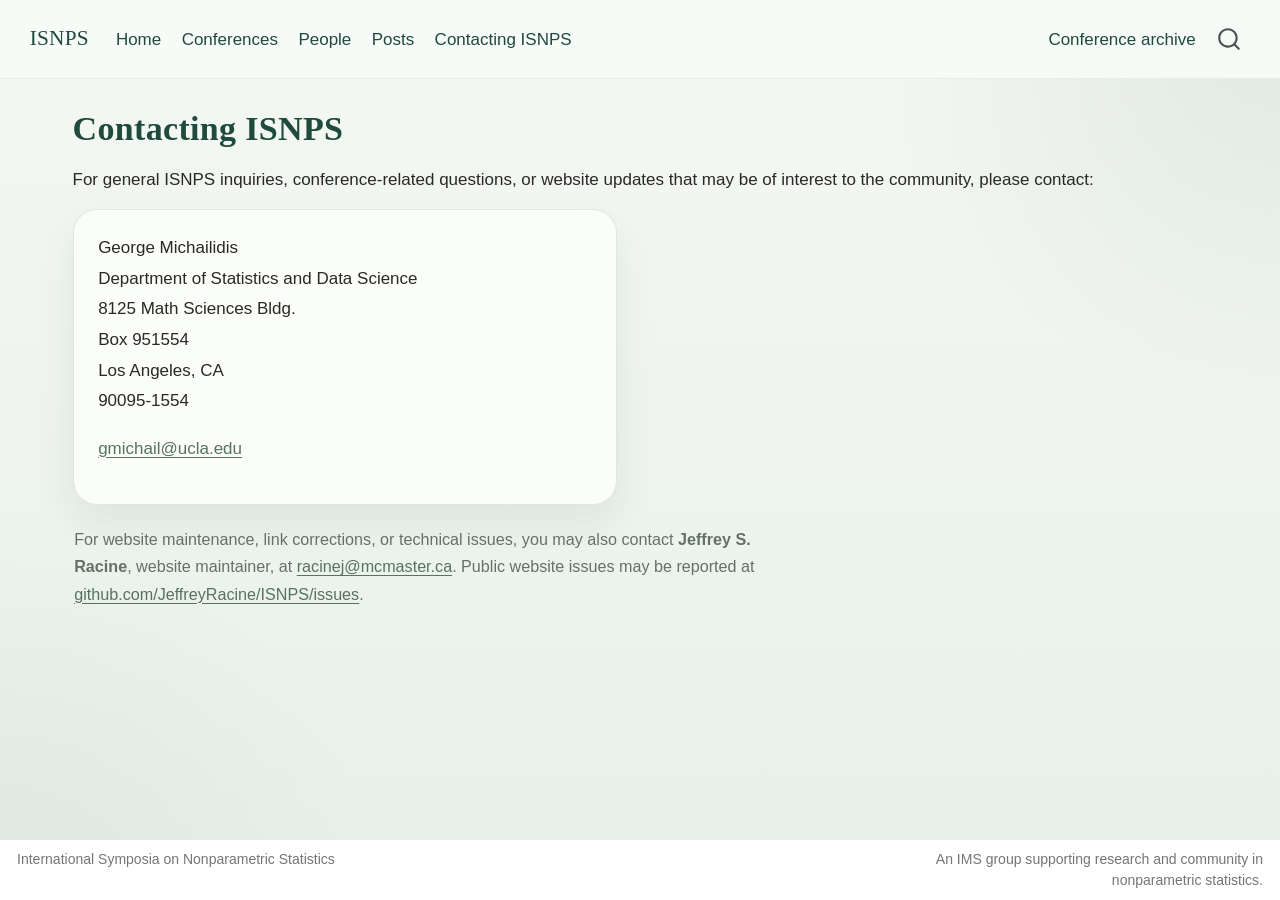
<file: docs/contact.html>
<!DOCTYPE html>
<html xmlns="http://www.w3.org/1999/xhtml" lang="en" xml:lang="en"><head>

<meta charset="utf-8">
<meta name="generator" content="quarto-1.9.37">

<meta name="viewport" content="width=device-width, initial-scale=1.0, user-scalable=yes">


<title>Contacting ISNPS – ISNPS</title>
<style>
/* Default styles provided by pandoc.
** See https://pandoc.org/MANUAL.html#variables-for-html for config info.
*/
code{white-space: pre-wrap;}
span.smallcaps{font-variant: small-caps;}
div.columns{display: flex; gap: min(4vw, 1.5em);}
div.column{flex: auto; overflow-x: auto;}
div.hanging-indent{margin-left: 1.5em; text-indent: -1.5em;}
ul.task-list{list-style: none;}
ul.task-list li input[type="checkbox"] {
  width: 0.8em;
  margin: 0 0.8em 0.2em -1em; /* quarto-specific, see https://github.com/quarto-dev/quarto-cli/issues/4556 */ 
  vertical-align: middle;
}
</style>


<script src="site_libs/quarto-nav/quarto-nav.js"></script>
<script src="site_libs/quarto-nav/headroom.min.js"></script>
<script src="site_libs/clipboard/clipboard.min.js"></script>
<script src="site_libs/quarto-search/autocomplete.umd.js"></script>
<script src="site_libs/quarto-search/fuse.min.js"></script>
<script src="site_libs/quarto-search/quarto-search.js"></script>
<meta name="quarto:offset" content="./">
<script src="site_libs/quarto-html/quarto.js" type="module"></script>
<script src="site_libs/quarto-html/tabsets/tabsets.js" type="module"></script>
<script src="site_libs/quarto-html/popper.min.js"></script>
<script src="site_libs/quarto-html/tippy.umd.min.js"></script>
<script src="site_libs/quarto-html/anchor.min.js"></script>
<link href="site_libs/quarto-html/tippy.css" rel="stylesheet">
<link href="site_libs/quarto-html/quarto-syntax-highlighting-7f8f88aac4f3542376d5c11b86a4c14d.css" rel="stylesheet" id="quarto-text-highlighting-styles">
<script src="site_libs/bootstrap/bootstrap.min.js"></script>
<link href="site_libs/bootstrap/bootstrap-icons.css" rel="stylesheet">
<link href="site_libs/bootstrap/bootstrap-99ae303eae55bd17ed04acc4dcb98adc.min.css" rel="stylesheet" append-hash="true" id="quarto-bootstrap" data-mode="light">
<script id="quarto-search-options" type="application/json">{
  "location": "navbar",
  "copy-button": false,
  "collapse-after": 3,
  "panel-placement": "end",
  "type": "overlay",
  "limit": 50,
  "keyboard-shortcut": [
    "f",
    "/",
    "s"
  ],
  "show-item-context": false,
  "language": {
    "search-no-results-text": "No results",
    "search-matching-documents-text": "matching documents",
    "search-copy-link-title": "Copy link to search",
    "search-hide-matches-text": "Hide additional matches",
    "search-more-match-text": "more match in this document",
    "search-more-matches-text": "more matches in this document",
    "search-clear-button-title": "Clear",
    "search-text-placeholder": "",
    "search-detached-cancel-button-title": "Cancel",
    "search-submit-button-title": "Submit",
    "search-label": "Search"
  }
}</script>
<style>html{ scroll-behavior: smooth; }</style>


<link rel="stylesheet" href="styles.css">
</head>

<body class="nav-fixed quarto-light">

<div id="quarto-search-results"></div>
  <header id="quarto-header" class="headroom fixed-top">
    <nav class="navbar navbar-expand-lg " data-bs-theme="dark">
      <div class="navbar-container container-fluid">
      <div class="navbar-brand-container mx-auto">
    <a class="navbar-brand" href="./index.html">
    <span class="navbar-title">ISNPS</span>
    </a>
  </div>
            <div id="quarto-search" class="" title="Search"></div>
          <button class="navbar-toggler" type="button" data-bs-toggle="collapse" data-bs-target="#navbarCollapse" aria-controls="navbarCollapse" role="menu" aria-expanded="false" aria-label="Toggle navigation" onclick="if (window.quartoToggleHeadroom) { window.quartoToggleHeadroom(); }">
  <span class="navbar-toggler-icon"></span>
</button>
          <div class="collapse navbar-collapse" id="navbarCollapse">
            <ul class="navbar-nav navbar-nav-scroll me-auto">
  <li class="nav-item">
    <a class="nav-link" href="./index.html">
<span class="menu-text">Home</span></a>
  </li>  
  <li class="nav-item">
    <a class="nav-link" href="./conferences.html">
<span class="menu-text">Conferences</span></a>
  </li>  
  <li class="nav-item">
    <a class="nav-link" href="./people.html">
<span class="menu-text">People</span></a>
  </li>  
  <li class="nav-item">
    <a class="nav-link" href="./posts.html">
<span class="menu-text">Posts</span></a>
  </li>  
  <li class="nav-item">
    <a class="nav-link active" href="./contact.html" aria-current="page"> 
<span class="menu-text">Contacting ISNPS</span></a>
  </li>  
</ul>
            <ul class="navbar-nav navbar-nav-scroll ms-auto">
  <li class="nav-item">
    <a class="nav-link" href="./conferences.html">
<span class="menu-text">Conference archive</span></a>
  </li>  
</ul>
          </div> <!-- /navcollapse -->
            <div class="quarto-navbar-tools">
</div>
      </div> <!-- /container-fluid -->
    </nav>
</header>
<!-- content -->
<div id="quarto-content" class="quarto-container page-columns page-rows-contents page-layout-full page-navbar">
<!-- sidebar -->
<!-- margin-sidebar -->
    
<!-- main -->
<main class="content column-page" id="quarto-document-content">

<header id="title-block-header" class="quarto-title-block default">
<div class="quarto-title">
<h1 class="title">Contacting ISNPS</h1>
</div>



<div class="quarto-title-meta column-page">

    
  
    
  </div>
  


</header>


<p>For general ISNPS inquiries, conference-related questions, or website updates that may be of interest to the community, please contact:</p>
<div class="contact-card">
<p>George Michailidis<br>
Department of Statistics and Data Science<br>
8125 Math Sciences Bldg.<br>
Box 951554<br>
Los Angeles, CA<br>
90095-1554</p>
<p><a href="mailto:gmichail@ucla.edu">gmichail@ucla.edu</a></p>
</div>
<div class="maintenance-note">
<p>For website maintenance, link corrections, or technical issues, you may also contact <strong>Jeffrey S. Racine</strong>, website maintainer, at <a href="mailto:racinej@mcmaster.ca">racinej@mcmaster.ca</a>. Public website issues may be reported at <a href="https://github.com/JeffreyRacine/ISNPS/issues">github.com/JeffreyRacine/ISNPS/issues</a>.</p>
</div>



</main> <!-- /main -->
<script id="quarto-html-after-body" type="application/javascript">
  window.document.addEventListener("DOMContentLoaded", function (event) {
    const icon = "";
    const anchorJS = new window.AnchorJS();
    anchorJS.options = {
      placement: 'right',
      icon: icon
    };
    anchorJS.add('.anchored');
    const isCodeAnnotation = (el) => {
      for (const clz of el.classList) {
        if (clz.startsWith('code-annotation-')) {                     
          return true;
        }
      }
      return false;
    }
    const onCopySuccess = function(e) {
      // button target
      const button = e.trigger;
      // don't keep focus
      button.blur();
      // flash "checked"
      button.classList.add('code-copy-button-checked');
      var currentTitle = button.getAttribute("title");
      button.setAttribute("title", "Copied!");
      let tooltip;
      if (window.bootstrap) {
        button.setAttribute("data-bs-toggle", "tooltip");
        button.setAttribute("data-bs-placement", "left");
        button.setAttribute("data-bs-title", "Copied!");
        tooltip = new bootstrap.Tooltip(button, 
          { trigger: "manual", 
            customClass: "code-copy-button-tooltip",
            offset: [0, -8]});
        tooltip.show();    
      }
      setTimeout(function() {
        if (tooltip) {
          tooltip.hide();
          button.removeAttribute("data-bs-title");
          button.removeAttribute("data-bs-toggle");
          button.removeAttribute("data-bs-placement");
        }
        button.setAttribute("title", currentTitle);
        button.classList.remove('code-copy-button-checked');
      }, 1000);
      // clear code selection
      e.clearSelection();
    }
    const getTextToCopy = function(trigger) {
      const outerScaffold = trigger.parentElement.cloneNode(true);
      const codeEl = outerScaffold.querySelector('code');
      for (const childEl of codeEl.children) {
        if (isCodeAnnotation(childEl)) {
          childEl.remove();
        }
      }
      return codeEl.innerText;
    }
    const clipboard = new window.ClipboardJS('.code-copy-button:not([data-in-quarto-modal])', {
      text: getTextToCopy
    });
    clipboard.on('success', onCopySuccess);
    if (window.document.getElementById('quarto-embedded-source-code-modal')) {
      const clipboardModal = new window.ClipboardJS('.code-copy-button[data-in-quarto-modal]', {
        text: getTextToCopy,
        container: window.document.getElementById('quarto-embedded-source-code-modal')
      });
      clipboardModal.on('success', onCopySuccess);
    }
      var localhostRegex = new RegExp(/^(?:http|https):\/\/localhost\:?[0-9]*\//);
      var mailtoRegex = new RegExp(/^mailto:/);
        var filterRegex = new RegExp('/' + window.location.host + '/');
      var isInternal = (href) => {
          return filterRegex.test(href) || localhostRegex.test(href) || mailtoRegex.test(href);
      }
      // Inspect non-navigation links and adorn them if external
     var links = window.document.querySelectorAll('a[href]:not(.nav-link):not(.navbar-brand):not(.toc-action):not(.sidebar-link):not(.sidebar-item-toggle):not(.pagination-link):not(.no-external):not([aria-hidden]):not(.dropdown-item):not(.quarto-navigation-tool):not(.about-link)');
      for (var i=0; i<links.length; i++) {
        const link = links[i];
        if (!isInternal(link.href)) {
          // undo the damage that might have been done by quarto-nav.js in the case of
          // links that we want to consider external
          if (link.dataset.originalHref !== undefined) {
            link.href = link.dataset.originalHref;
          }
        }
      }
    function tippyHover(el, contentFn, onTriggerFn, onUntriggerFn) {
      const config = {
        allowHTML: true,
        maxWidth: 500,
        delay: 100,
        arrow: false,
        appendTo: function(el) {
            return el.parentElement;
        },
        interactive: true,
        interactiveBorder: 10,
        theme: 'quarto',
        placement: 'bottom-start',
      };
      if (contentFn) {
        config.content = contentFn;
      }
      if (onTriggerFn) {
        config.onTrigger = onTriggerFn;
      }
      if (onUntriggerFn) {
        config.onUntrigger = onUntriggerFn;
      }
      window.tippy(el, config); 
    }
    const noterefs = window.document.querySelectorAll('a[role="doc-noteref"]');
    for (var i=0; i<noterefs.length; i++) {
      const ref = noterefs[i];
      tippyHover(ref, function() {
        // use id or data attribute instead here
        let href = ref.getAttribute('data-footnote-href') || ref.getAttribute('href');
        try { href = new URL(href).hash; } catch {}
        const id = href.replace(/^#\/?/, "");
        const note = window.document.getElementById(id);
        if (note) {
          return note.innerHTML;
        } else {
          return "";
        }
      });
    }
    const xrefs = window.document.querySelectorAll('a.quarto-xref');
    const processXRef = (id, note) => {
      // Strip column container classes
      const stripColumnClz = (el) => {
        el.classList.remove("page-full", "page-columns");
        if (el.children) {
          for (const child of el.children) {
            stripColumnClz(child);
          }
        }
      }
      stripColumnClz(note)
      if (id === null || id.startsWith('sec-')) {
        // Special case sections, only their first couple elements
        const container = document.createElement("div");
        if (note.children && note.children.length > 2) {
          container.appendChild(note.children[0].cloneNode(true));
          for (let i = 1; i < note.children.length; i++) {
            const child = note.children[i];
            if (child.tagName === "P" && child.innerText === "") {
              continue;
            } else {
              container.appendChild(child.cloneNode(true));
              break;
            }
          }
          if (window.Quarto?.typesetMath) {
            window.Quarto.typesetMath(container);
          }
          return container.innerHTML
        } else {
          if (window.Quarto?.typesetMath) {
            window.Quarto.typesetMath(note);
          }
          return note.innerHTML;
        }
      } else {
        // Remove any anchor links if they are present
        const anchorLink = note.querySelector('a.anchorjs-link');
        if (anchorLink) {
          anchorLink.remove();
        }
        if (window.Quarto?.typesetMath) {
          window.Quarto.typesetMath(note);
        }
        if (note.classList.contains("callout")) {
          return note.outerHTML;
        } else {
          return note.innerHTML;
        }
      }
    }
    for (var i=0; i<xrefs.length; i++) {
      const xref = xrefs[i];
      tippyHover(xref, undefined, function(instance) {
        instance.disable();
        let url = xref.getAttribute('href');
        let hash = undefined; 
        if (url.startsWith('#')) {
          hash = url;
        } else {
          try { hash = new URL(url).hash; } catch {}
        }
        if (hash) {
          const id = hash.replace(/^#\/?/, "");
          const note = window.document.getElementById(id);
          if (note !== null) {
            try {
              const html = processXRef(id, note.cloneNode(true));
              instance.setContent(html);
            } finally {
              instance.enable();
              instance.show();
            }
          } else {
            // See if we can fetch this
            fetch(url.split('#')[0])
            .then(res => res.text())
            .then(html => {
              const parser = new DOMParser();
              const htmlDoc = parser.parseFromString(html, "text/html");
              const note = htmlDoc.getElementById(id);
              if (note !== null) {
                const html = processXRef(id, note);
                instance.setContent(html);
              } 
            }).finally(() => {
              instance.enable();
              instance.show();
            });
          }
        } else {
          // See if we can fetch a full url (with no hash to target)
          // This is a special case and we should probably do some content thinning / targeting
          fetch(url)
          .then(res => res.text())
          .then(html => {
            const parser = new DOMParser();
            const htmlDoc = parser.parseFromString(html, "text/html");
            const note = htmlDoc.querySelector('main.content');
            if (note !== null) {
              // This should only happen for chapter cross references
              // (since there is no id in the URL)
              // remove the first header
              if (note.children.length > 0 && note.children[0].tagName === "HEADER") {
                note.children[0].remove();
              }
              const html = processXRef(null, note);
              instance.setContent(html);
            } 
          }).finally(() => {
            instance.enable();
            instance.show();
          });
        }
      }, function(instance) {
      });
    }
        let selectedAnnoteEl;
        const selectorForAnnotation = ( cell, annotation) => {
          let cellAttr = 'data-code-cell="' + cell + '"';
          let lineAttr = 'data-code-annotation="' +  annotation + '"';
          const selector = 'span[' + cellAttr + '][' + lineAttr + ']';
          return selector;
        }
        const selectCodeLines = (annoteEl) => {
          const doc = window.document;
          const targetCell = annoteEl.getAttribute("data-target-cell");
          const targetAnnotation = annoteEl.getAttribute("data-target-annotation");
          const annoteSpan = window.document.querySelector(selectorForAnnotation(targetCell, targetAnnotation));
          const lines = annoteSpan.getAttribute("data-code-lines").split(",");
          const lineIds = lines.map((line) => {
            return targetCell + "-" + line;
          })
          let top = null;
          let height = null;
          let parent = null;
          if (lineIds.length > 0) {
              //compute the position of the single el (top and bottom and make a div)
              const el = window.document.getElementById(lineIds[0]);
              top = el.offsetTop;
              height = el.offsetHeight;
              parent = el.parentElement.parentElement;
            if (lineIds.length > 1) {
              const lastEl = window.document.getElementById(lineIds[lineIds.length - 1]);
              const bottom = lastEl.offsetTop + lastEl.offsetHeight;
              height = bottom - top;
            }
            if (top !== null && height !== null && parent !== null) {
              // cook up a div (if necessary) and position it 
              let div = window.document.getElementById("code-annotation-line-highlight");
              if (div === null) {
                div = window.document.createElement("div");
                div.setAttribute("id", "code-annotation-line-highlight");
                div.style.position = 'absolute';
                parent.appendChild(div);
              }
              div.style.top = top - 2 + "px";
              div.style.height = height + 4 + "px";
              div.style.left = 0;
              let gutterDiv = window.document.getElementById("code-annotation-line-highlight-gutter");
              if (gutterDiv === null) {
                gutterDiv = window.document.createElement("div");
                gutterDiv.setAttribute("id", "code-annotation-line-highlight-gutter");
                gutterDiv.style.position = 'absolute';
                const codeCell = window.document.getElementById(targetCell);
                const gutter = codeCell.querySelector('.code-annotation-gutter');
                gutter.appendChild(gutterDiv);
              }
              gutterDiv.style.top = top - 2 + "px";
              gutterDiv.style.height = height + 4 + "px";
            }
            selectedAnnoteEl = annoteEl;
          }
        };
        const unselectCodeLines = () => {
          const elementsIds = ["code-annotation-line-highlight", "code-annotation-line-highlight-gutter"];
          elementsIds.forEach((elId) => {
            const div = window.document.getElementById(elId);
            if (div) {
              div.remove();
            }
          });
          selectedAnnoteEl = undefined;
        };
          // Handle positioning of the toggle
      window.addEventListener(
        "resize",
        throttle(() => {
          elRect = undefined;
          if (selectedAnnoteEl) {
            selectCodeLines(selectedAnnoteEl);
          }
        }, 10)
      );
      function throttle(fn, ms) {
      let throttle = false;
      let timer;
        return (...args) => {
          if(!throttle) { // first call gets through
              fn.apply(this, args);
              throttle = true;
          } else { // all the others get throttled
              if(timer) clearTimeout(timer); // cancel #2
              timer = setTimeout(() => {
                fn.apply(this, args);
                timer = throttle = false;
              }, ms);
          }
        };
      }
        // Attach click handler to the DT
        const annoteDls = window.document.querySelectorAll('dt[data-target-cell]');
        for (const annoteDlNode of annoteDls) {
          annoteDlNode.addEventListener('click', (event) => {
            const clickedEl = event.target;
            if (clickedEl !== selectedAnnoteEl) {
              unselectCodeLines();
              const activeEl = window.document.querySelector('dt[data-target-cell].code-annotation-active');
              if (activeEl) {
                activeEl.classList.remove('code-annotation-active');
              }
              selectCodeLines(clickedEl);
              clickedEl.classList.add('code-annotation-active');
            } else {
              // Unselect the line
              unselectCodeLines();
              clickedEl.classList.remove('code-annotation-active');
            }
          });
        }
    const findCites = (el) => {
      const parentEl = el.parentElement;
      if (parentEl) {
        const cites = parentEl.dataset.cites;
        if (cites) {
          return {
            el,
            cites: cites.split(' ')
          };
        } else {
          return findCites(el.parentElement)
        }
      } else {
        return undefined;
      }
    };
    var bibliorefs = window.document.querySelectorAll('a[role="doc-biblioref"]');
    for (var i=0; i<bibliorefs.length; i++) {
      const ref = bibliorefs[i];
      const citeInfo = findCites(ref);
      if (citeInfo) {
        tippyHover(citeInfo.el, function() {
          var popup = window.document.createElement('div');
          citeInfo.cites.forEach(function(cite) {
            var citeDiv = window.document.createElement('div');
            citeDiv.classList.add('hanging-indent');
            citeDiv.classList.add('csl-entry');
            var biblioDiv = window.document.getElementById('ref-' + cite);
            if (biblioDiv) {
              citeDiv.innerHTML = biblioDiv.innerHTML;
            }
            popup.appendChild(citeDiv);
          });
          return popup.innerHTML;
        });
      }
    }
  });
  </script>
</div> <!-- /content -->
<footer class="footer">
  <div class="nav-footer">
    <div class="nav-footer-left">
<p>International Symposia on Nonparametric Statistics</p>
</div>   
    <div class="nav-footer-center">
      &nbsp;
    </div>
    <div class="nav-footer-right">
<p>An IMS group supporting research and community in nonparametric statistics.</p>
</div>
  </div>
</footer>




<script src="site_libs/quarto-html/zenscroll-min.js"></script>
</body></html>
</file>
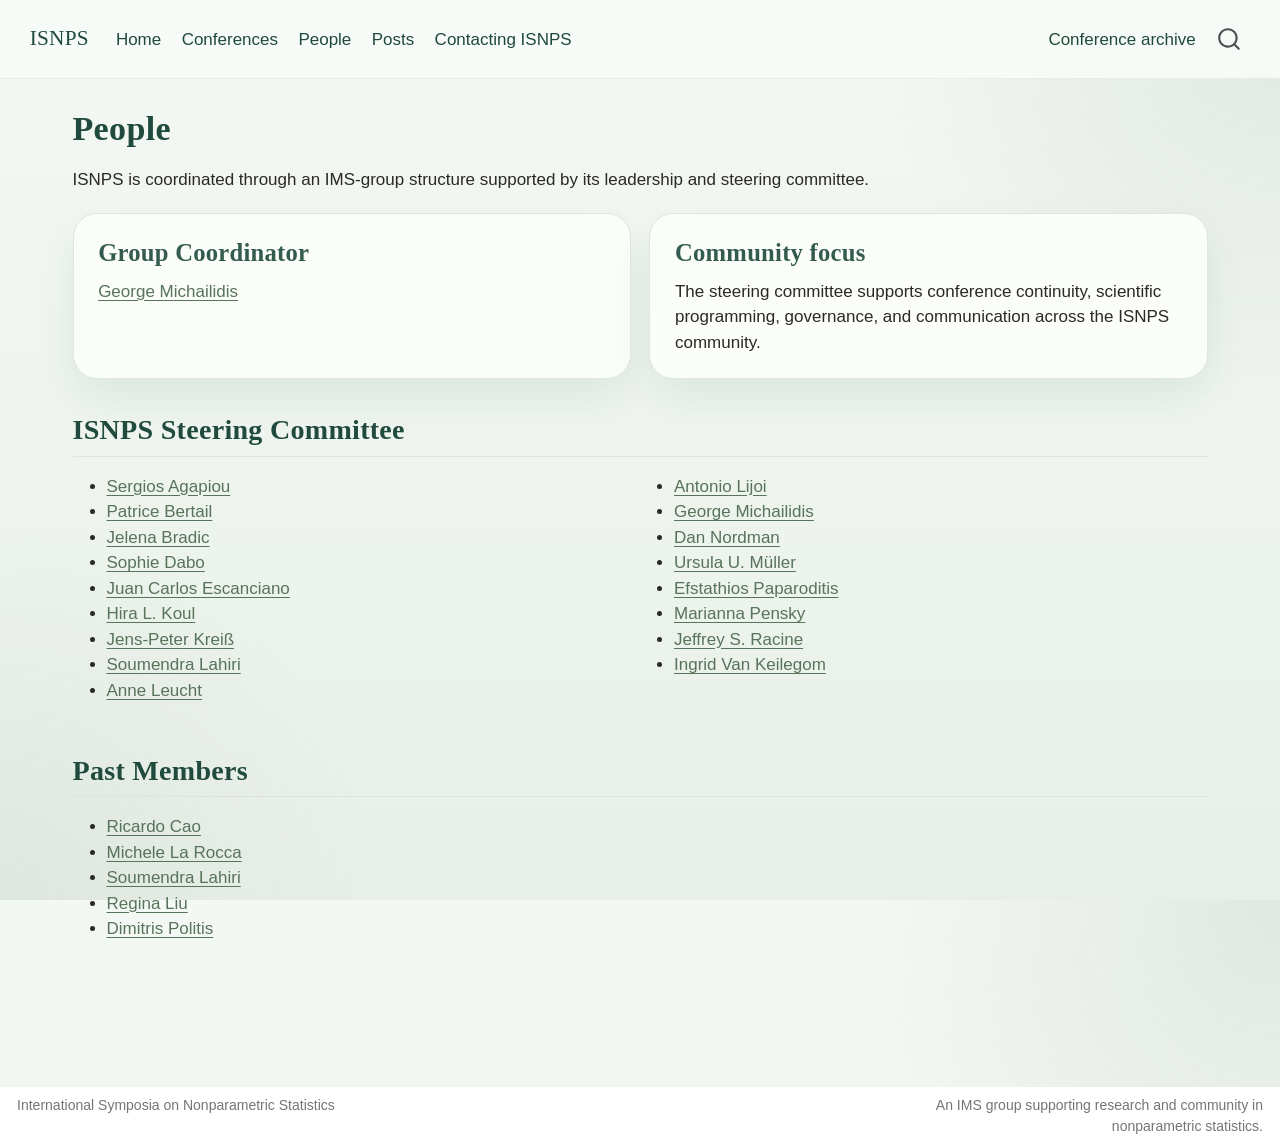
<file: docs/people.html>
<!DOCTYPE html>
<html xmlns="http://www.w3.org/1999/xhtml" lang="en" xml:lang="en"><head>

<meta charset="utf-8">
<meta name="generator" content="quarto-1.9.37">

<meta name="viewport" content="width=device-width, initial-scale=1.0, user-scalable=yes">


<title>People – ISNPS</title>
<style>
/* Default styles provided by pandoc.
** See https://pandoc.org/MANUAL.html#variables-for-html for config info.
*/
code{white-space: pre-wrap;}
span.smallcaps{font-variant: small-caps;}
div.columns{display: flex; gap: min(4vw, 1.5em);}
div.column{flex: auto; overflow-x: auto;}
div.hanging-indent{margin-left: 1.5em; text-indent: -1.5em;}
ul.task-list{list-style: none;}
ul.task-list li input[type="checkbox"] {
  width: 0.8em;
  margin: 0 0.8em 0.2em -1em; /* quarto-specific, see https://github.com/quarto-dev/quarto-cli/issues/4556 */ 
  vertical-align: middle;
}
</style>


<script src="site_libs/quarto-nav/quarto-nav.js"></script>
<script src="site_libs/quarto-nav/headroom.min.js"></script>
<script src="site_libs/clipboard/clipboard.min.js"></script>
<script src="site_libs/quarto-search/autocomplete.umd.js"></script>
<script src="site_libs/quarto-search/fuse.min.js"></script>
<script src="site_libs/quarto-search/quarto-search.js"></script>
<meta name="quarto:offset" content="./">
<script src="site_libs/quarto-html/quarto.js" type="module"></script>
<script src="site_libs/quarto-html/tabsets/tabsets.js" type="module"></script>
<script src="site_libs/quarto-html/popper.min.js"></script>
<script src="site_libs/quarto-html/tippy.umd.min.js"></script>
<script src="site_libs/quarto-html/anchor.min.js"></script>
<link href="site_libs/quarto-html/tippy.css" rel="stylesheet">
<link href="site_libs/quarto-html/quarto-syntax-highlighting-7f8f88aac4f3542376d5c11b86a4c14d.css" rel="stylesheet" id="quarto-text-highlighting-styles">
<script src="site_libs/bootstrap/bootstrap.min.js"></script>
<link href="site_libs/bootstrap/bootstrap-icons.css" rel="stylesheet">
<link href="site_libs/bootstrap/bootstrap-99ae303eae55bd17ed04acc4dcb98adc.min.css" rel="stylesheet" append-hash="true" id="quarto-bootstrap" data-mode="light">
<script id="quarto-search-options" type="application/json">{
  "location": "navbar",
  "copy-button": false,
  "collapse-after": 3,
  "panel-placement": "end",
  "type": "overlay",
  "limit": 50,
  "keyboard-shortcut": [
    "f",
    "/",
    "s"
  ],
  "show-item-context": false,
  "language": {
    "search-no-results-text": "No results",
    "search-matching-documents-text": "matching documents",
    "search-copy-link-title": "Copy link to search",
    "search-hide-matches-text": "Hide additional matches",
    "search-more-match-text": "more match in this document",
    "search-more-matches-text": "more matches in this document",
    "search-clear-button-title": "Clear",
    "search-text-placeholder": "",
    "search-detached-cancel-button-title": "Cancel",
    "search-submit-button-title": "Submit",
    "search-label": "Search"
  }
}</script>
<style>html{ scroll-behavior: smooth; }</style>


<link rel="stylesheet" href="styles.css">
</head>

<body class="nav-fixed quarto-light">

<div id="quarto-search-results"></div>
  <header id="quarto-header" class="headroom fixed-top">
    <nav class="navbar navbar-expand-lg " data-bs-theme="dark">
      <div class="navbar-container container-fluid">
      <div class="navbar-brand-container mx-auto">
    <a class="navbar-brand" href="./index.html">
    <span class="navbar-title">ISNPS</span>
    </a>
  </div>
            <div id="quarto-search" class="" title="Search"></div>
          <button class="navbar-toggler" type="button" data-bs-toggle="collapse" data-bs-target="#navbarCollapse" aria-controls="navbarCollapse" role="menu" aria-expanded="false" aria-label="Toggle navigation" onclick="if (window.quartoToggleHeadroom) { window.quartoToggleHeadroom(); }">
  <span class="navbar-toggler-icon"></span>
</button>
          <div class="collapse navbar-collapse" id="navbarCollapse">
            <ul class="navbar-nav navbar-nav-scroll me-auto">
  <li class="nav-item">
    <a class="nav-link" href="./index.html">
<span class="menu-text">Home</span></a>
  </li>  
  <li class="nav-item">
    <a class="nav-link" href="./conferences.html">
<span class="menu-text">Conferences</span></a>
  </li>  
  <li class="nav-item">
    <a class="nav-link active" href="./people.html" aria-current="page"> 
<span class="menu-text">People</span></a>
  </li>  
  <li class="nav-item">
    <a class="nav-link" href="./posts.html">
<span class="menu-text">Posts</span></a>
  </li>  
  <li class="nav-item">
    <a class="nav-link" href="./contact.html">
<span class="menu-text">Contacting ISNPS</span></a>
  </li>  
</ul>
            <ul class="navbar-nav navbar-nav-scroll ms-auto">
  <li class="nav-item">
    <a class="nav-link" href="./conferences.html">
<span class="menu-text">Conference archive</span></a>
  </li>  
</ul>
          </div> <!-- /navcollapse -->
            <div class="quarto-navbar-tools">
</div>
      </div> <!-- /container-fluid -->
    </nav>
</header>
<!-- content -->
<div id="quarto-content" class="quarto-container page-columns page-rows-contents page-layout-full page-navbar">
<!-- sidebar -->
<!-- margin-sidebar -->
    
<!-- main -->
<main class="content column-page" id="quarto-document-content">

<header id="title-block-header" class="quarto-title-block default">
<div class="quarto-title">
<h1 class="title">People</h1>
</div>



<div class="quarto-title-meta column-page">

    
  
    
  </div>
  


</header>


<p>ISNPS is coordinated through an IMS-group structure supported by its leadership and steering committee.</p>
<div class="feature-grid">
<section id="group-coordinator" class="level3 feature-card">
<h3 class="anchored" data-anchor-id="group-coordinator">Group Coordinator</h3>
<p><a href="https://georgemichailidis.github.io/">George Michailidis</a></p>
</section>
<section id="community-focus" class="level3 feature-card">
<h3 class="anchored" data-anchor-id="community-focus">Community focus</h3>
<p>The steering committee supports conference continuity, scientific programming, governance, and communication across the ISNPS community.</p>
</section>
</div>
<section id="isnps-steering-committee" class="level2">
<h2 class="anchored" data-anchor-id="isnps-steering-committee">ISNPS Steering Committee</h2>
<div class="columns">
<div class="column" style="width:50%;">
<ul>
<li><a href="https://www.mas.ucy.ac.cy/sagapi01/">Sergios Agapiou</a></li>
<li><a href="https://bertail.perso.math.cnrs.fr/">Patrice Bertail</a></li>
<li><a href="https://stat.cornell.edu/people/jelena-bradic-0">Jelena Bradic</a></li>
<li><a href="https://pro.univ-lille.fr/sophie-dabo2">Sophie Dabo</a></li>
<li><a href="https://economia.uc3m.es/personal/juan-carlos-escanciano/">Juan Carlos Escanciano</a></li>
<li><a href="https://directory.natsci.msu.edu/Directory/Profiles/Person/102565">Hira L. Koul</a></li>
<li><a href="https://www.tu-braunschweig.de/stochastik/team/kreiss">Jens-Peter Kreiß</a></li>
<li><a href="https://artsci.washu.edu/faculty-staff/soumendra-lahiri">Soumendra Lahiri</a></li>
<li><a href="https://www.uni-bamberg.de/wima/team/prof-dr-anne-leucht/">Anne Leucht</a></li>
</ul>
</div><div class="column" style="width:50%;">
<ul>
<li><a href="https://www.unibocconi.it/en/faculty/antonio-lijoi">Antonio Lijoi</a></li>
<li><a href="https://georgemichailidis.github.io/">George Michailidis</a></li>
<li><a href="https://www.stat.iastate.edu/people/dan-nordman">Dan Nordman</a></li>
<li><a href="https://uumueller.github.io/">Ursula U. Müller</a></li>
<li><a href="https://www.ucy.ac.cy/mas/efstathios-paparoditis/?lang=en">Efstathios Paparoditis</a></li>
<li><a href="https://sciences.ucf.edu/math/mpensky/">Marianna Pensky</a></li>
<li><a href="https://experts.mcmaster.ca/people/racinej">Jeffrey S. Racine</a></li>
<li><a href="https://www.kuleuven.be/wieiswie/en/person/00062045">Ingrid Van Keilegom</a></li>
</ul>
</div>
</div>
</section>
<section id="past-members" class="level2">
<h2 class="anchored" data-anchor-id="past-members">Past Members</h2>
<ul>
<li><a href="https://dm.udc.es/modes/es/node/46">Ricardo Cao</a></li>
<li><a href="https://docenti.unisa.it/001580/home">Michele La Rocca</a></li>
<li><a href="https://artsci.washu.edu/faculty-staff/soumendra-lahiri">Soumendra Lahiri</a></li>
<li><a href="https://stat.rutgers.edu/people-pages/faculty/people/391-regina-y-liu">Regina Liu</a></li>
<li><a href="https://math.ucsd.edu/people/profiles/dimitris-politis/">Dimitris Politis</a></li>
</ul>


</section>

</main> <!-- /main -->
<script id="quarto-html-after-body" type="application/javascript">
  window.document.addEventListener("DOMContentLoaded", function (event) {
    const icon = "";
    const anchorJS = new window.AnchorJS();
    anchorJS.options = {
      placement: 'right',
      icon: icon
    };
    anchorJS.add('.anchored');
    const isCodeAnnotation = (el) => {
      for (const clz of el.classList) {
        if (clz.startsWith('code-annotation-')) {                     
          return true;
        }
      }
      return false;
    }
    const onCopySuccess = function(e) {
      // button target
      const button = e.trigger;
      // don't keep focus
      button.blur();
      // flash "checked"
      button.classList.add('code-copy-button-checked');
      var currentTitle = button.getAttribute("title");
      button.setAttribute("title", "Copied!");
      let tooltip;
      if (window.bootstrap) {
        button.setAttribute("data-bs-toggle", "tooltip");
        button.setAttribute("data-bs-placement", "left");
        button.setAttribute("data-bs-title", "Copied!");
        tooltip = new bootstrap.Tooltip(button, 
          { trigger: "manual", 
            customClass: "code-copy-button-tooltip",
            offset: [0, -8]});
        tooltip.show();    
      }
      setTimeout(function() {
        if (tooltip) {
          tooltip.hide();
          button.removeAttribute("data-bs-title");
          button.removeAttribute("data-bs-toggle");
          button.removeAttribute("data-bs-placement");
        }
        button.setAttribute("title", currentTitle);
        button.classList.remove('code-copy-button-checked');
      }, 1000);
      // clear code selection
      e.clearSelection();
    }
    const getTextToCopy = function(trigger) {
      const outerScaffold = trigger.parentElement.cloneNode(true);
      const codeEl = outerScaffold.querySelector('code');
      for (const childEl of codeEl.children) {
        if (isCodeAnnotation(childEl)) {
          childEl.remove();
        }
      }
      return codeEl.innerText;
    }
    const clipboard = new window.ClipboardJS('.code-copy-button:not([data-in-quarto-modal])', {
      text: getTextToCopy
    });
    clipboard.on('success', onCopySuccess);
    if (window.document.getElementById('quarto-embedded-source-code-modal')) {
      const clipboardModal = new window.ClipboardJS('.code-copy-button[data-in-quarto-modal]', {
        text: getTextToCopy,
        container: window.document.getElementById('quarto-embedded-source-code-modal')
      });
      clipboardModal.on('success', onCopySuccess);
    }
      var localhostRegex = new RegExp(/^(?:http|https):\/\/localhost\:?[0-9]*\//);
      var mailtoRegex = new RegExp(/^mailto:/);
        var filterRegex = new RegExp('/' + window.location.host + '/');
      var isInternal = (href) => {
          return filterRegex.test(href) || localhostRegex.test(href) || mailtoRegex.test(href);
      }
      // Inspect non-navigation links and adorn them if external
     var links = window.document.querySelectorAll('a[href]:not(.nav-link):not(.navbar-brand):not(.toc-action):not(.sidebar-link):not(.sidebar-item-toggle):not(.pagination-link):not(.no-external):not([aria-hidden]):not(.dropdown-item):not(.quarto-navigation-tool):not(.about-link)');
      for (var i=0; i<links.length; i++) {
        const link = links[i];
        if (!isInternal(link.href)) {
          // undo the damage that might have been done by quarto-nav.js in the case of
          // links that we want to consider external
          if (link.dataset.originalHref !== undefined) {
            link.href = link.dataset.originalHref;
          }
        }
      }
    function tippyHover(el, contentFn, onTriggerFn, onUntriggerFn) {
      const config = {
        allowHTML: true,
        maxWidth: 500,
        delay: 100,
        arrow: false,
        appendTo: function(el) {
            return el.parentElement;
        },
        interactive: true,
        interactiveBorder: 10,
        theme: 'quarto',
        placement: 'bottom-start',
      };
      if (contentFn) {
        config.content = contentFn;
      }
      if (onTriggerFn) {
        config.onTrigger = onTriggerFn;
      }
      if (onUntriggerFn) {
        config.onUntrigger = onUntriggerFn;
      }
      window.tippy(el, config); 
    }
    const noterefs = window.document.querySelectorAll('a[role="doc-noteref"]');
    for (var i=0; i<noterefs.length; i++) {
      const ref = noterefs[i];
      tippyHover(ref, function() {
        // use id or data attribute instead here
        let href = ref.getAttribute('data-footnote-href') || ref.getAttribute('href');
        try { href = new URL(href).hash; } catch {}
        const id = href.replace(/^#\/?/, "");
        const note = window.document.getElementById(id);
        if (note) {
          return note.innerHTML;
        } else {
          return "";
        }
      });
    }
    const xrefs = window.document.querySelectorAll('a.quarto-xref');
    const processXRef = (id, note) => {
      // Strip column container classes
      const stripColumnClz = (el) => {
        el.classList.remove("page-full", "page-columns");
        if (el.children) {
          for (const child of el.children) {
            stripColumnClz(child);
          }
        }
      }
      stripColumnClz(note)
      if (id === null || id.startsWith('sec-')) {
        // Special case sections, only their first couple elements
        const container = document.createElement("div");
        if (note.children && note.children.length > 2) {
          container.appendChild(note.children[0].cloneNode(true));
          for (let i = 1; i < note.children.length; i++) {
            const child = note.children[i];
            if (child.tagName === "P" && child.innerText === "") {
              continue;
            } else {
              container.appendChild(child.cloneNode(true));
              break;
            }
          }
          if (window.Quarto?.typesetMath) {
            window.Quarto.typesetMath(container);
          }
          return container.innerHTML
        } else {
          if (window.Quarto?.typesetMath) {
            window.Quarto.typesetMath(note);
          }
          return note.innerHTML;
        }
      } else {
        // Remove any anchor links if they are present
        const anchorLink = note.querySelector('a.anchorjs-link');
        if (anchorLink) {
          anchorLink.remove();
        }
        if (window.Quarto?.typesetMath) {
          window.Quarto.typesetMath(note);
        }
        if (note.classList.contains("callout")) {
          return note.outerHTML;
        } else {
          return note.innerHTML;
        }
      }
    }
    for (var i=0; i<xrefs.length; i++) {
      const xref = xrefs[i];
      tippyHover(xref, undefined, function(instance) {
        instance.disable();
        let url = xref.getAttribute('href');
        let hash = undefined; 
        if (url.startsWith('#')) {
          hash = url;
        } else {
          try { hash = new URL(url).hash; } catch {}
        }
        if (hash) {
          const id = hash.replace(/^#\/?/, "");
          const note = window.document.getElementById(id);
          if (note !== null) {
            try {
              const html = processXRef(id, note.cloneNode(true));
              instance.setContent(html);
            } finally {
              instance.enable();
              instance.show();
            }
          } else {
            // See if we can fetch this
            fetch(url.split('#')[0])
            .then(res => res.text())
            .then(html => {
              const parser = new DOMParser();
              const htmlDoc = parser.parseFromString(html, "text/html");
              const note = htmlDoc.getElementById(id);
              if (note !== null) {
                const html = processXRef(id, note);
                instance.setContent(html);
              } 
            }).finally(() => {
              instance.enable();
              instance.show();
            });
          }
        } else {
          // See if we can fetch a full url (with no hash to target)
          // This is a special case and we should probably do some content thinning / targeting
          fetch(url)
          .then(res => res.text())
          .then(html => {
            const parser = new DOMParser();
            const htmlDoc = parser.parseFromString(html, "text/html");
            const note = htmlDoc.querySelector('main.content');
            if (note !== null) {
              // This should only happen for chapter cross references
              // (since there is no id in the URL)
              // remove the first header
              if (note.children.length > 0 && note.children[0].tagName === "HEADER") {
                note.children[0].remove();
              }
              const html = processXRef(null, note);
              instance.setContent(html);
            } 
          }).finally(() => {
            instance.enable();
            instance.show();
          });
        }
      }, function(instance) {
      });
    }
        let selectedAnnoteEl;
        const selectorForAnnotation = ( cell, annotation) => {
          let cellAttr = 'data-code-cell="' + cell + '"';
          let lineAttr = 'data-code-annotation="' +  annotation + '"';
          const selector = 'span[' + cellAttr + '][' + lineAttr + ']';
          return selector;
        }
        const selectCodeLines = (annoteEl) => {
          const doc = window.document;
          const targetCell = annoteEl.getAttribute("data-target-cell");
          const targetAnnotation = annoteEl.getAttribute("data-target-annotation");
          const annoteSpan = window.document.querySelector(selectorForAnnotation(targetCell, targetAnnotation));
          const lines = annoteSpan.getAttribute("data-code-lines").split(",");
          const lineIds = lines.map((line) => {
            return targetCell + "-" + line;
          })
          let top = null;
          let height = null;
          let parent = null;
          if (lineIds.length > 0) {
              //compute the position of the single el (top and bottom and make a div)
              const el = window.document.getElementById(lineIds[0]);
              top = el.offsetTop;
              height = el.offsetHeight;
              parent = el.parentElement.parentElement;
            if (lineIds.length > 1) {
              const lastEl = window.document.getElementById(lineIds[lineIds.length - 1]);
              const bottom = lastEl.offsetTop + lastEl.offsetHeight;
              height = bottom - top;
            }
            if (top !== null && height !== null && parent !== null) {
              // cook up a div (if necessary) and position it 
              let div = window.document.getElementById("code-annotation-line-highlight");
              if (div === null) {
                div = window.document.createElement("div");
                div.setAttribute("id", "code-annotation-line-highlight");
                div.style.position = 'absolute';
                parent.appendChild(div);
              }
              div.style.top = top - 2 + "px";
              div.style.height = height + 4 + "px";
              div.style.left = 0;
              let gutterDiv = window.document.getElementById("code-annotation-line-highlight-gutter");
              if (gutterDiv === null) {
                gutterDiv = window.document.createElement("div");
                gutterDiv.setAttribute("id", "code-annotation-line-highlight-gutter");
                gutterDiv.style.position = 'absolute';
                const codeCell = window.document.getElementById(targetCell);
                const gutter = codeCell.querySelector('.code-annotation-gutter');
                gutter.appendChild(gutterDiv);
              }
              gutterDiv.style.top = top - 2 + "px";
              gutterDiv.style.height = height + 4 + "px";
            }
            selectedAnnoteEl = annoteEl;
          }
        };
        const unselectCodeLines = () => {
          const elementsIds = ["code-annotation-line-highlight", "code-annotation-line-highlight-gutter"];
          elementsIds.forEach((elId) => {
            const div = window.document.getElementById(elId);
            if (div) {
              div.remove();
            }
          });
          selectedAnnoteEl = undefined;
        };
          // Handle positioning of the toggle
      window.addEventListener(
        "resize",
        throttle(() => {
          elRect = undefined;
          if (selectedAnnoteEl) {
            selectCodeLines(selectedAnnoteEl);
          }
        }, 10)
      );
      function throttle(fn, ms) {
      let throttle = false;
      let timer;
        return (...args) => {
          if(!throttle) { // first call gets through
              fn.apply(this, args);
              throttle = true;
          } else { // all the others get throttled
              if(timer) clearTimeout(timer); // cancel #2
              timer = setTimeout(() => {
                fn.apply(this, args);
                timer = throttle = false;
              }, ms);
          }
        };
      }
        // Attach click handler to the DT
        const annoteDls = window.document.querySelectorAll('dt[data-target-cell]');
        for (const annoteDlNode of annoteDls) {
          annoteDlNode.addEventListener('click', (event) => {
            const clickedEl = event.target;
            if (clickedEl !== selectedAnnoteEl) {
              unselectCodeLines();
              const activeEl = window.document.querySelector('dt[data-target-cell].code-annotation-active');
              if (activeEl) {
                activeEl.classList.remove('code-annotation-active');
              }
              selectCodeLines(clickedEl);
              clickedEl.classList.add('code-annotation-active');
            } else {
              // Unselect the line
              unselectCodeLines();
              clickedEl.classList.remove('code-annotation-active');
            }
          });
        }
    const findCites = (el) => {
      const parentEl = el.parentElement;
      if (parentEl) {
        const cites = parentEl.dataset.cites;
        if (cites) {
          return {
            el,
            cites: cites.split(' ')
          };
        } else {
          return findCites(el.parentElement)
        }
      } else {
        return undefined;
      }
    };
    var bibliorefs = window.document.querySelectorAll('a[role="doc-biblioref"]');
    for (var i=0; i<bibliorefs.length; i++) {
      const ref = bibliorefs[i];
      const citeInfo = findCites(ref);
      if (citeInfo) {
        tippyHover(citeInfo.el, function() {
          var popup = window.document.createElement('div');
          citeInfo.cites.forEach(function(cite) {
            var citeDiv = window.document.createElement('div');
            citeDiv.classList.add('hanging-indent');
            citeDiv.classList.add('csl-entry');
            var biblioDiv = window.document.getElementById('ref-' + cite);
            if (biblioDiv) {
              citeDiv.innerHTML = biblioDiv.innerHTML;
            }
            popup.appendChild(citeDiv);
          });
          return popup.innerHTML;
        });
      }
    }
  });
  </script>
</div> <!-- /content -->
<footer class="footer">
  <div class="nav-footer">
    <div class="nav-footer-left">
<p>International Symposia on Nonparametric Statistics</p>
</div>   
    <div class="nav-footer-center">
      &nbsp;
    </div>
    <div class="nav-footer-right">
<p>An IMS group supporting research and community in nonparametric statistics.</p>
</div>
  </div>
</footer>




<script src="site_libs/quarto-html/zenscroll-min.js"></script>
</body></html>
</file>
<file: docs/site_libs/quarto-html/tippy.css>
.tippy-box[data-animation=fade][data-state=hidden]{opacity:0}[data-tippy-root]{max-width:calc(100vw - 10px)}.tippy-box{position:relative;background-color:#333;color:#fff;border-radius:4px;font-size:14px;line-height:1.4;white-space:normal;outline:0;transition-property:transform,visibility,opacity}.tippy-box[data-placement^=top]>.tippy-arrow{bottom:0}.tippy-box[data-placement^=top]>.tippy-arrow:before{bottom:-7px;left:0;border-width:8px 8px 0;border-top-color:initial;transform-origin:center top}.tippy-box[data-placement^=bottom]>.tippy-arrow{top:0}.tippy-box[data-placement^=bottom]>.tippy-arrow:before{top:-7px;left:0;border-width:0 8px 8px;border-bottom-color:initial;transform-origin:center bottom}.tippy-box[data-placement^=left]>.tippy-arrow{right:0}.tippy-box[data-placement^=left]>.tippy-arrow:before{border-width:8px 0 8px 8px;border-left-color:initial;right:-7px;transform-origin:center left}.tippy-box[data-placement^=right]>.tippy-arrow{left:0}.tippy-box[data-placement^=right]>.tippy-arrow:before{left:-7px;border-width:8px 8px 8px 0;border-right-color:initial;transform-origin:center right}.tippy-box[data-inertia][data-state=visible]{transition-timing-function:cubic-bezier(.54,1.5,.38,1.11)}.tippy-arrow{width:16px;height:16px;color:#333}.tippy-arrow:before{content:"";position:absolute;border-color:transparent;border-style:solid}.tippy-content{position:relative;padding:5px 9px;z-index:1}
</file>
<file: docs/site_libs/quarto-html/quarto-syntax-highlighting-7f8f88aac4f3542376d5c11b86a4c14d.css>
/* quarto syntax highlight colors */
:root {
  --quarto-hl-ot-color: #003B4F;
  --quarto-hl-at-color: #657422;
  --quarto-hl-ss-color: #20794D;
  --quarto-hl-an-color: #5E5E5E;
  --quarto-hl-fu-color: #4758AB;
  --quarto-hl-st-color: #20794D;
  --quarto-hl-cf-color: #003B4F;
  --quarto-hl-op-color: #5E5E5E;
  --quarto-hl-er-color: #AD0000;
  --quarto-hl-bn-color: #AD0000;
  --quarto-hl-al-color: #AD0000;
  --quarto-hl-va-color: #111111;
  --quarto-hl-bu-color: inherit;
  --quarto-hl-ex-color: inherit;
  --quarto-hl-pp-color: #AD0000;
  --quarto-hl-in-color: #5E5E5E;
  --quarto-hl-vs-color: #20794D;
  --quarto-hl-wa-color: #5E5E5E;
  --quarto-hl-do-color: #5E5E5E;
  --quarto-hl-im-color: #00769E;
  --quarto-hl-ch-color: #20794D;
  --quarto-hl-dt-color: #AD0000;
  --quarto-hl-fl-color: #AD0000;
  --quarto-hl-co-color: #5E5E5E;
  --quarto-hl-cv-color: #5E5E5E;
  --quarto-hl-cn-color: #8f5902;
  --quarto-hl-sc-color: #5E5E5E;
  --quarto-hl-dv-color: #AD0000;
  --quarto-hl-kw-color: #003B4F;
}

/* other quarto variables */
:root {
  --quarto-font-monospace: SFMono-Regular, Menlo, Monaco, Consolas, "Liberation Mono", "Courier New", monospace;
}

/* syntax highlight based on Pandoc's rules */
pre > code.sourceCode > span {
  color: #003B4F;
}

code.sourceCode > span {
  color: #003B4F;
}

div.sourceCode,
div.sourceCode pre.sourceCode {
  color: #003B4F;
}

/* Normal */
code span {
  color: #003B4F;
}

/* Alert */
code span.al {
  color: #AD0000;
  font-style: inherit;
}

/* Annotation */
code span.an {
  color: #5E5E5E;
  font-style: inherit;
}

/* Attribute */
code span.at {
  color: #657422;
  font-style: inherit;
}

/* BaseN */
code span.bn {
  color: #AD0000;
  font-style: inherit;
}

/* BuiltIn */
code span.bu {
  font-style: inherit;
}

/* ControlFlow */
code span.cf {
  color: #003B4F;
  font-weight: bold;
  font-style: inherit;
}

/* Char */
code span.ch {
  color: #20794D;
  font-style: inherit;
}

/* Constant */
code span.cn {
  color: #8f5902;
  font-style: inherit;
}

/* Comment */
code span.co {
  color: #5E5E5E;
  font-style: inherit;
}

/* CommentVar */
code span.cv {
  color: #5E5E5E;
  font-style: italic;
}

/* Documentation */
code span.do {
  color: #5E5E5E;
  font-style: italic;
}

/* DataType */
code span.dt {
  color: #AD0000;
  font-style: inherit;
}

/* DecVal */
code span.dv {
  color: #AD0000;
  font-style: inherit;
}

/* Error */
code span.er {
  color: #AD0000;
  font-style: inherit;
}

/* Extension */
code span.ex {
  font-style: inherit;
}

/* Float */
code span.fl {
  color: #AD0000;
  font-style: inherit;
}

/* Function */
code span.fu {
  color: #4758AB;
  font-style: inherit;
}

/* Import */
code span.im {
  color: #00769E;
  font-style: inherit;
}

/* Information */
code span.in {
  color: #5E5E5E;
  font-style: inherit;
}

/* Keyword */
code span.kw {
  color: #003B4F;
  font-weight: bold;
  font-style: inherit;
}

/* Operator */
code span.op {
  color: #5E5E5E;
  font-style: inherit;
}

/* Other */
code span.ot {
  color: #003B4F;
  font-style: inherit;
}

/* Preprocessor */
code span.pp {
  color: #AD0000;
  font-style: inherit;
}

/* SpecialChar */
code span.sc {
  color: #5E5E5E;
  font-style: inherit;
}

/* SpecialString */
code span.ss {
  color: #20794D;
  font-style: inherit;
}

/* String */
code span.st {
  color: #20794D;
  font-style: inherit;
}

/* Variable */
code span.va {
  color: #111111;
  font-style: inherit;
}

/* VerbatimString */
code span.vs {
  color: #20794D;
  font-style: inherit;
}

/* Warning */
code span.wa {
  color: #5E5E5E;
  font-style: italic;
}

.prevent-inlining {
  content: "</";
}

/*# sourceMappingURL=789ad8cd35626ba772517505b42a116e.css.map */
</file>
<file: docs/styles.css>
:root {
  --isnps-navy: #1f4a3d;
  --isnps-teal: #58735c;
  --isnps-gold: #a9833d;
  --isnps-sand: #e8efe8;
  --isnps-stone: #64706a;
  --isnps-ink: #2b2923;
  --isnps-card: #fbfdf9;
  --isnps-border: rgba(31, 74, 61, 0.12);
  --isnps-shadow: 0 18px 40px rgba(31, 74, 61, 0.08);
  --isnps-radius: 24px;
}

body {
  background:
    radial-gradient(circle at top right, rgba(88, 115, 92, 0.12), transparent 24rem),
    radial-gradient(circle at bottom left, rgba(133, 156, 149, 0.10), transparent 22rem),
    linear-gradient(180deg, #f4f8f4 0%, var(--isnps-sand) 100%);
  color: var(--isnps-ink);
  font-family: "Avenir Next", "Segoe UI", "Helvetica Neue", Arial, sans-serif;
}

h1,
h2,
h3,
.navbar-title {
  color: var(--isnps-navy);
  font-family: "Iowan Old Style", "Palatino Linotype", "Book Antiqua", Georgia, serif;
  letter-spacing: 0.01em;
}

.navbar {
  backdrop-filter: blur(10px);
  background: rgba(247, 251, 247, 0.94) !important;
  border-bottom: 1px solid rgba(31, 74, 61, 0.08);
}

.navbar-brand,
.nav-link,
.navbar-title {
  color: var(--isnps-navy) !important;
}

.page-columns {
  gap: 2rem;
}

main.content {
  padding-bottom: 3rem;
}

.home-hero {
  position: relative;
  overflow: hidden;
  margin: 0 0 2rem;
  padding: 3rem;
  border-radius: 2rem;
  background:
    radial-gradient(circle at top left, rgba(169, 131, 61, 0.14), transparent 18rem),
    radial-gradient(circle at bottom right, rgba(255, 253, 247, 0.10), transparent 22rem),
    linear-gradient(135deg, rgba(35, 74, 78, 0.96), rgba(100, 122, 109, 0.90));
  color: #fdfaf3;
  box-shadow: 0 24px 54px rgba(35, 74, 78, 0.14);
}

.home-hero h1,
.home-hero p,
.home-hero strong,
.home-hero em {
  color: inherit;
}

.hero-kicker {
  display: inline-block;
  margin-bottom: 0.9rem;
  padding: 0.42rem 0.95rem;
  border-radius: 999px;
  background: rgba(255, 250, 240, 0.12);
  border: 1px solid rgba(255, 250, 240, 0.14);
  font-size: 0.84rem;
  font-weight: 700;
  letter-spacing: 0.06em;
  text-transform: uppercase;
}

.hero-lead {
  max-width: 46rem;
  margin: 0.75rem 0 1.5rem;
  font-size: 1.1rem;
  line-height: 1.8;
}

.hero-actions {
  margin: 1.5rem 0 2rem;
}

.hero-actions p {
  display: flex;
  flex-wrap: wrap;
  gap: 0.85rem;
  margin: 0;
}

.button {
  display: inline-block;
  padding: 0.9rem 1.45rem;
  border-radius: 999px;
  font-weight: 650;
  text-decoration: none;
  transition: transform 0.18s ease, box-shadow 0.18s ease, background-color 0.18s ease;
}

.button:hover {
  transform: translateY(-1px);
  text-decoration: none;
}

.button-primary {
  background: rgba(251, 253, 249, 0.97);
  color: var(--isnps-navy) !important;
  box-shadow: 0 8px 20px rgba(28, 34, 29, 0.10);
}

.button-secondary {
  background: rgba(232, 239, 232, 0.10);
  border: 1px solid rgba(248, 250, 246, 0.24);
  color: #fdfaf3 !important;
}

.hero-facts,
.feature-grid,
.conference-grid {
  display: grid;
  gap: 1.1rem;
}

.hero-facts {
  grid-template-columns: repeat(auto-fit, minmax(12rem, 1fr));
}

.hero-fact {
  padding: 1rem 1.1rem;
  border-radius: 1.25rem;
  background: rgba(251, 253, 249, 0.12);
  border: 1px solid rgba(251, 253, 249, 0.16);
  box-shadow: inset 0 1px 0 rgba(255, 253, 247, 0.06);
}

.hero-fact strong,
.hero-fact em,
.hero-label {
  display: block;
}

.hero-fact p {
  margin-bottom: 0;
}

.hero-label {
  margin-bottom: 0.35rem;
  font-size: 0.78rem;
  font-weight: 700;
  letter-spacing: 0.05em;
  text-transform: uppercase;
  opacity: 0.76;
}

.feature-grid {
  grid-template-columns: repeat(auto-fit, minmax(15rem, 1fr));
  margin: 1.2rem 0 2rem;
}

.feature-card,
.conference-card,
.conference-spotlight,
.contact-card,
.quarto-grid-item {
  background: var(--isnps-card);
  border: 1px solid var(--isnps-border);
  border-radius: var(--isnps-radius);
  box-shadow: var(--isnps-shadow);
}

.feature-card,
.conference-card,
.conference-spotlight,
.contact-card {
  padding: 1.35rem 1.45rem;
}

.feature-card h3,
.conference-card h3,
.conference-spotlight h3 {
  margin-top: 0.1rem;
  margin-bottom: 0.65rem;
}

.card-link {
  display: inline-block;
  margin-top: 0.7rem;
  font-weight: 700;
  color: var(--isnps-teal);
  text-decoration: none;
}

.card-link:hover {
  text-decoration: underline;
}

.conference-spotlight {
  margin: 1rem 0 2rem;
  background:
    radial-gradient(circle at top right, rgba(169, 131, 61, 0.12), transparent 14rem),
    linear-gradient(180deg, rgba(252, 254, 251, 0.97), rgba(238, 245, 238, 0.96));
}

.conference-grid {
  grid-template-columns: repeat(auto-fit, minmax(14rem, 1fr));
  margin: 1rem 0 1.5rem;
}

.conference-card p:last-child,
.feature-card p:last-child {
  margin-bottom: 0;
}

.anchored .anchorjs-link {
  display: none;
}

.quarto-grid-item {
  overflow: hidden;
}

.quarto-grid-item .card-img-top {
  margin-bottom: 0;
  height: 12rem;
}

.quarto-grid-item .card-img {
  width: 100%;
  object-fit: cover;
  background: linear-gradient(135deg, rgba(31, 74, 61, 0.12), rgba(169, 131, 61, 0.10));
}

.quarto-grid-item .card-title,
.quarto-grid-item .listing-title {
  font-family: "Iowan Old Style", "Palatino Linotype", "Book Antiqua", Georgia, serif;
  color: var(--isnps-navy);
}

.quarto-grid-item .card-body,
.quarto-grid-item .listing-description {
  color: var(--isnps-ink);
}

.quarto-grid-item .card,
.quarto-grid-item .card-body {
  border: none;
  background: transparent;
}

.contact-card {
  max-width: 32rem;
  line-height: 1.8;
}

.maintenance-note {
  max-width: 42rem;
  margin-top: 1.1rem;
  padding: 0.1rem 0.1rem 0 0.1rem;
  color: var(--isnps-stone);
  font-size: 0.95rem;
  line-height: 1.7;
}

.maintenance-note a {
  color: var(--isnps-teal);
}

.page-footer {
  border-top: 1px solid rgba(31, 74, 61, 0.08);
  background: rgba(244, 249, 244, 0.84);
}

a {
  color: var(--isnps-teal);
}

a:hover {
  color: var(--isnps-navy);
}

@media (max-width: 768px) {
  .home-hero {
    padding: 2rem 1.4rem;
  }

  .hero-actions {
    flex-direction: column;
    align-items: stretch;
  }

  .button {
    text-align: center;
  }
}
</file>
